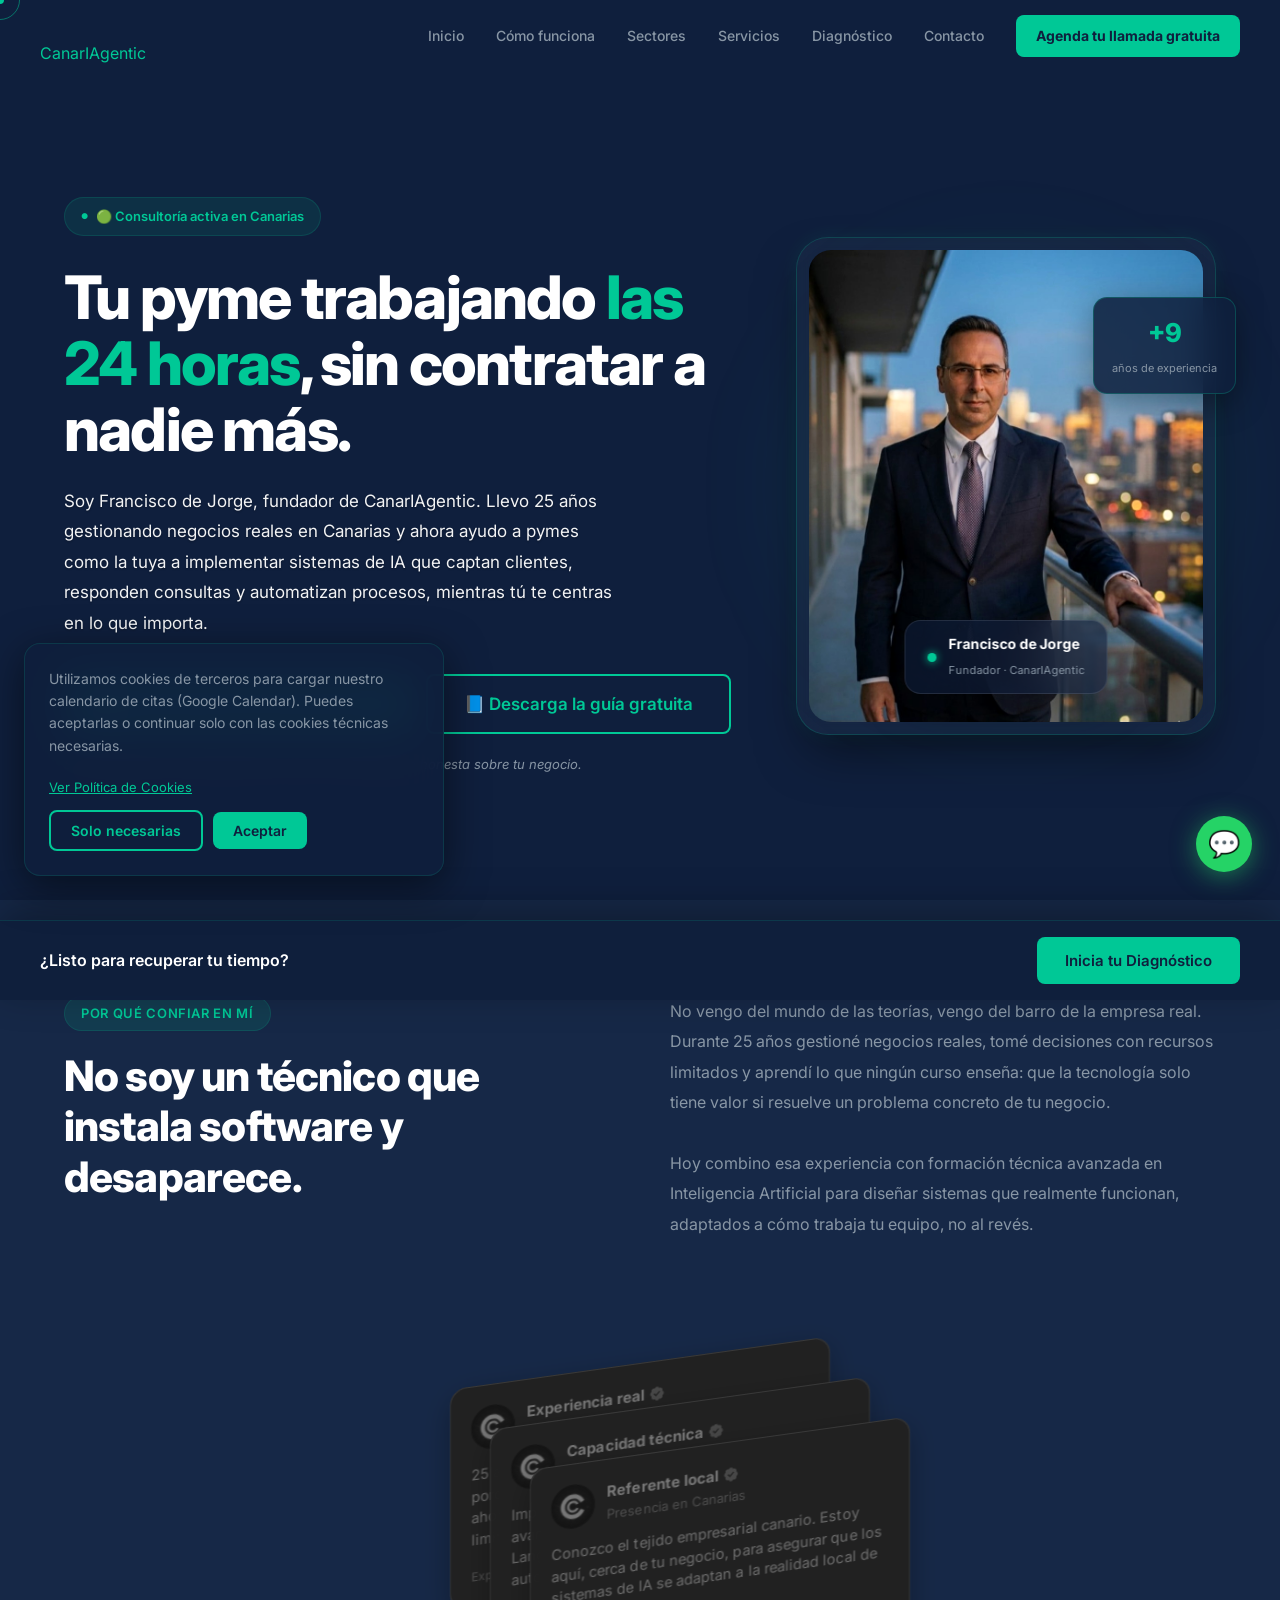
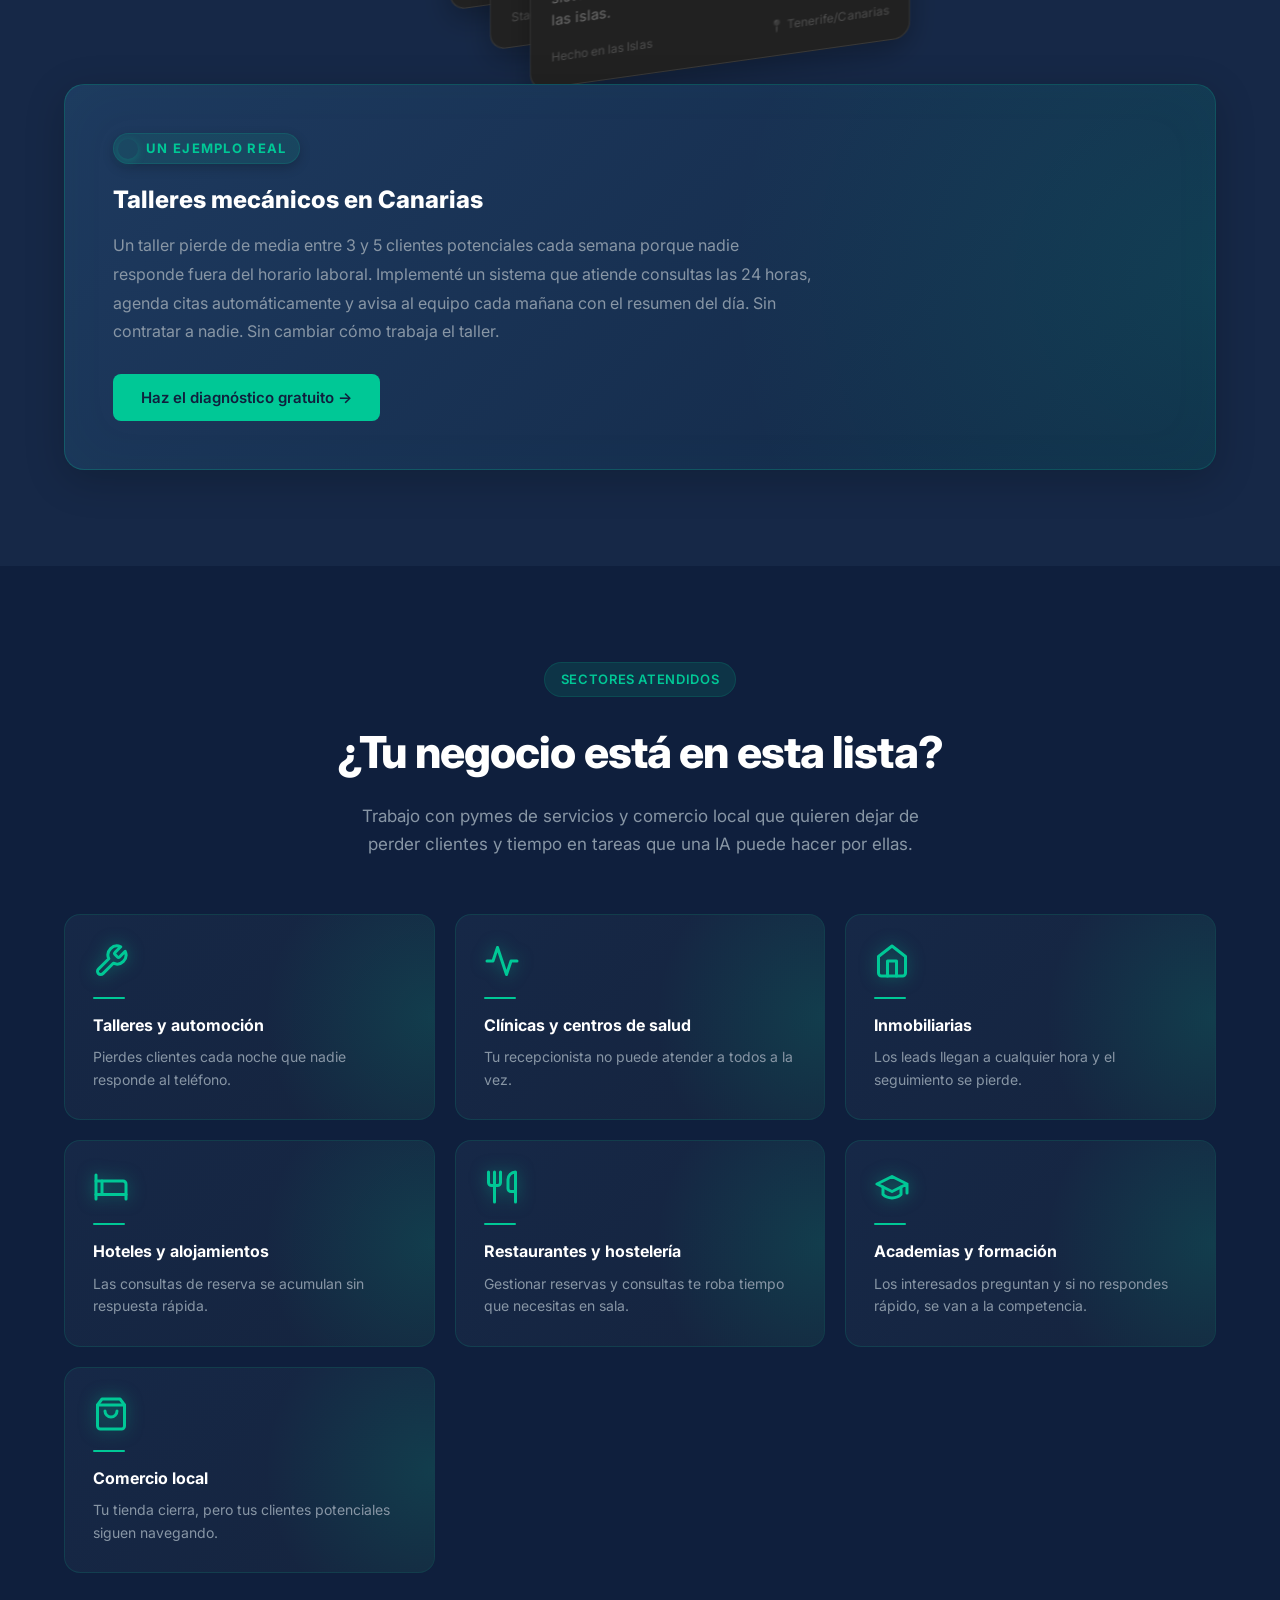
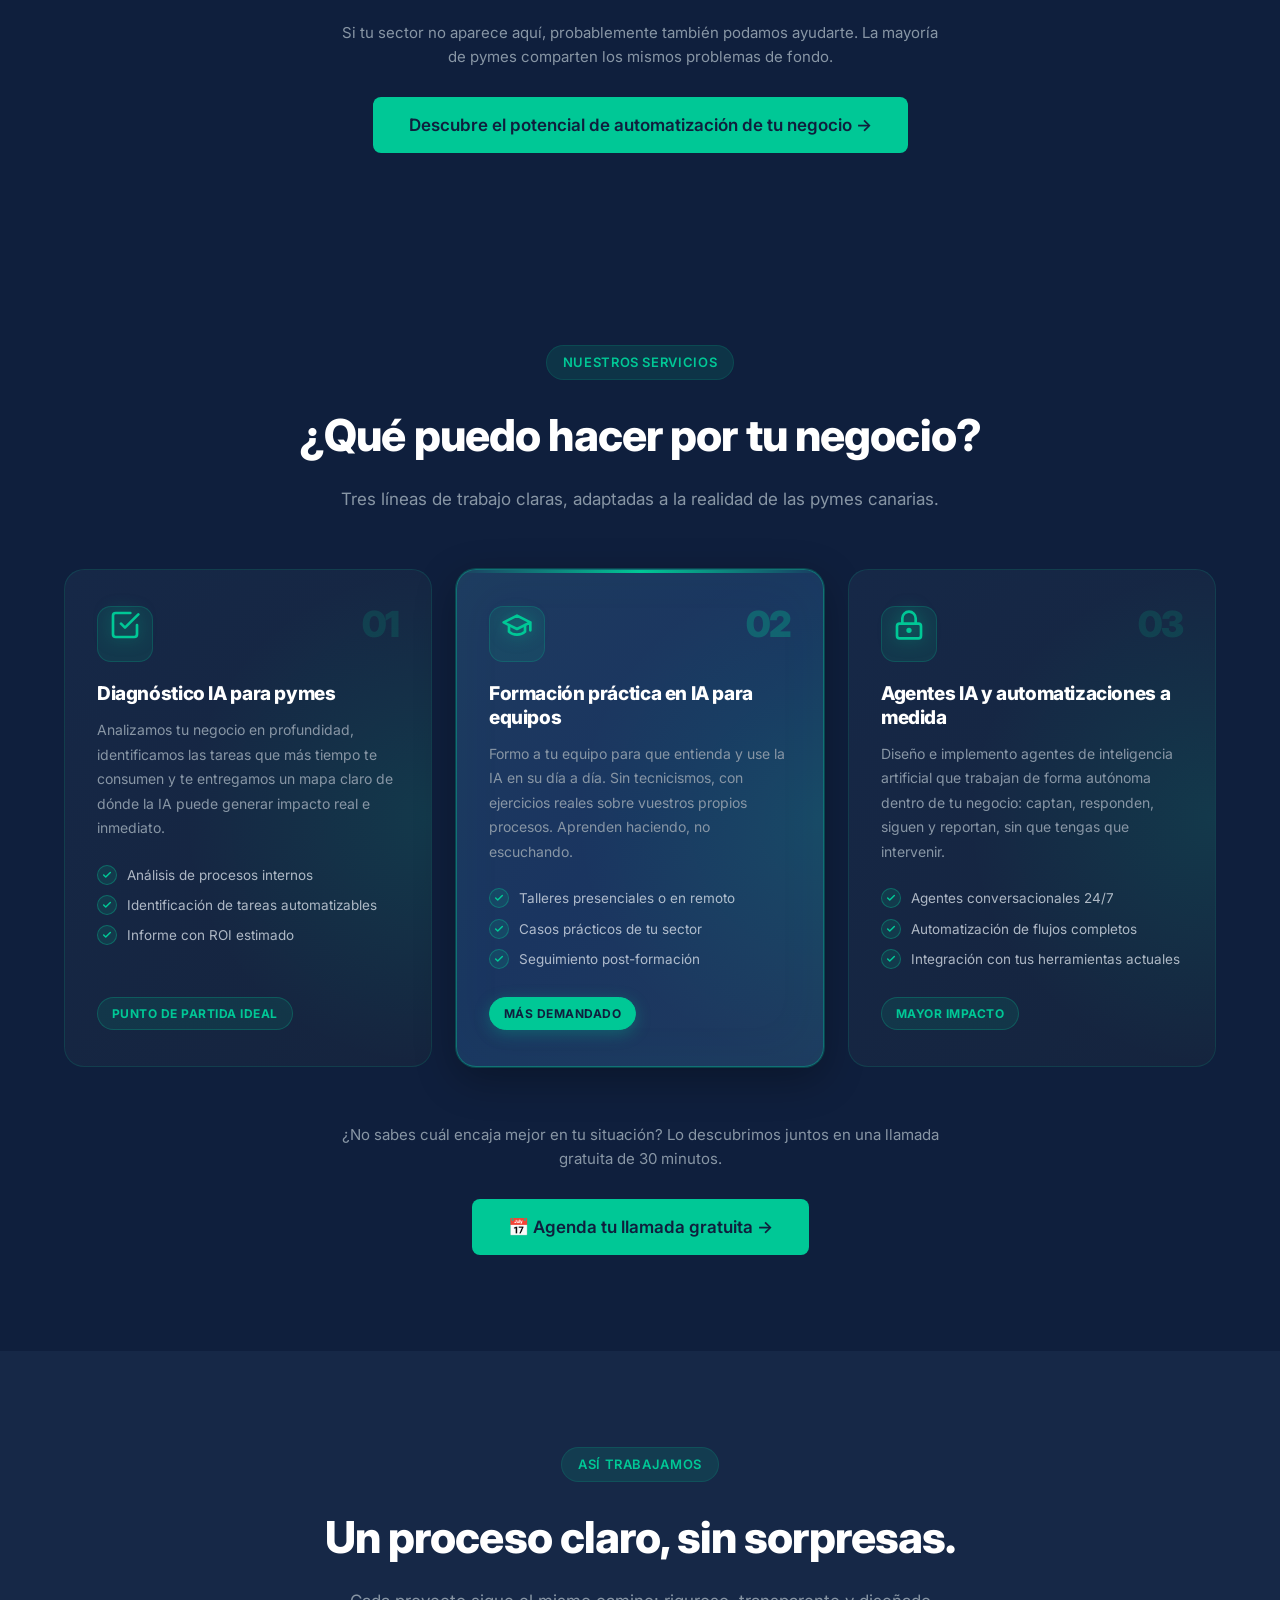
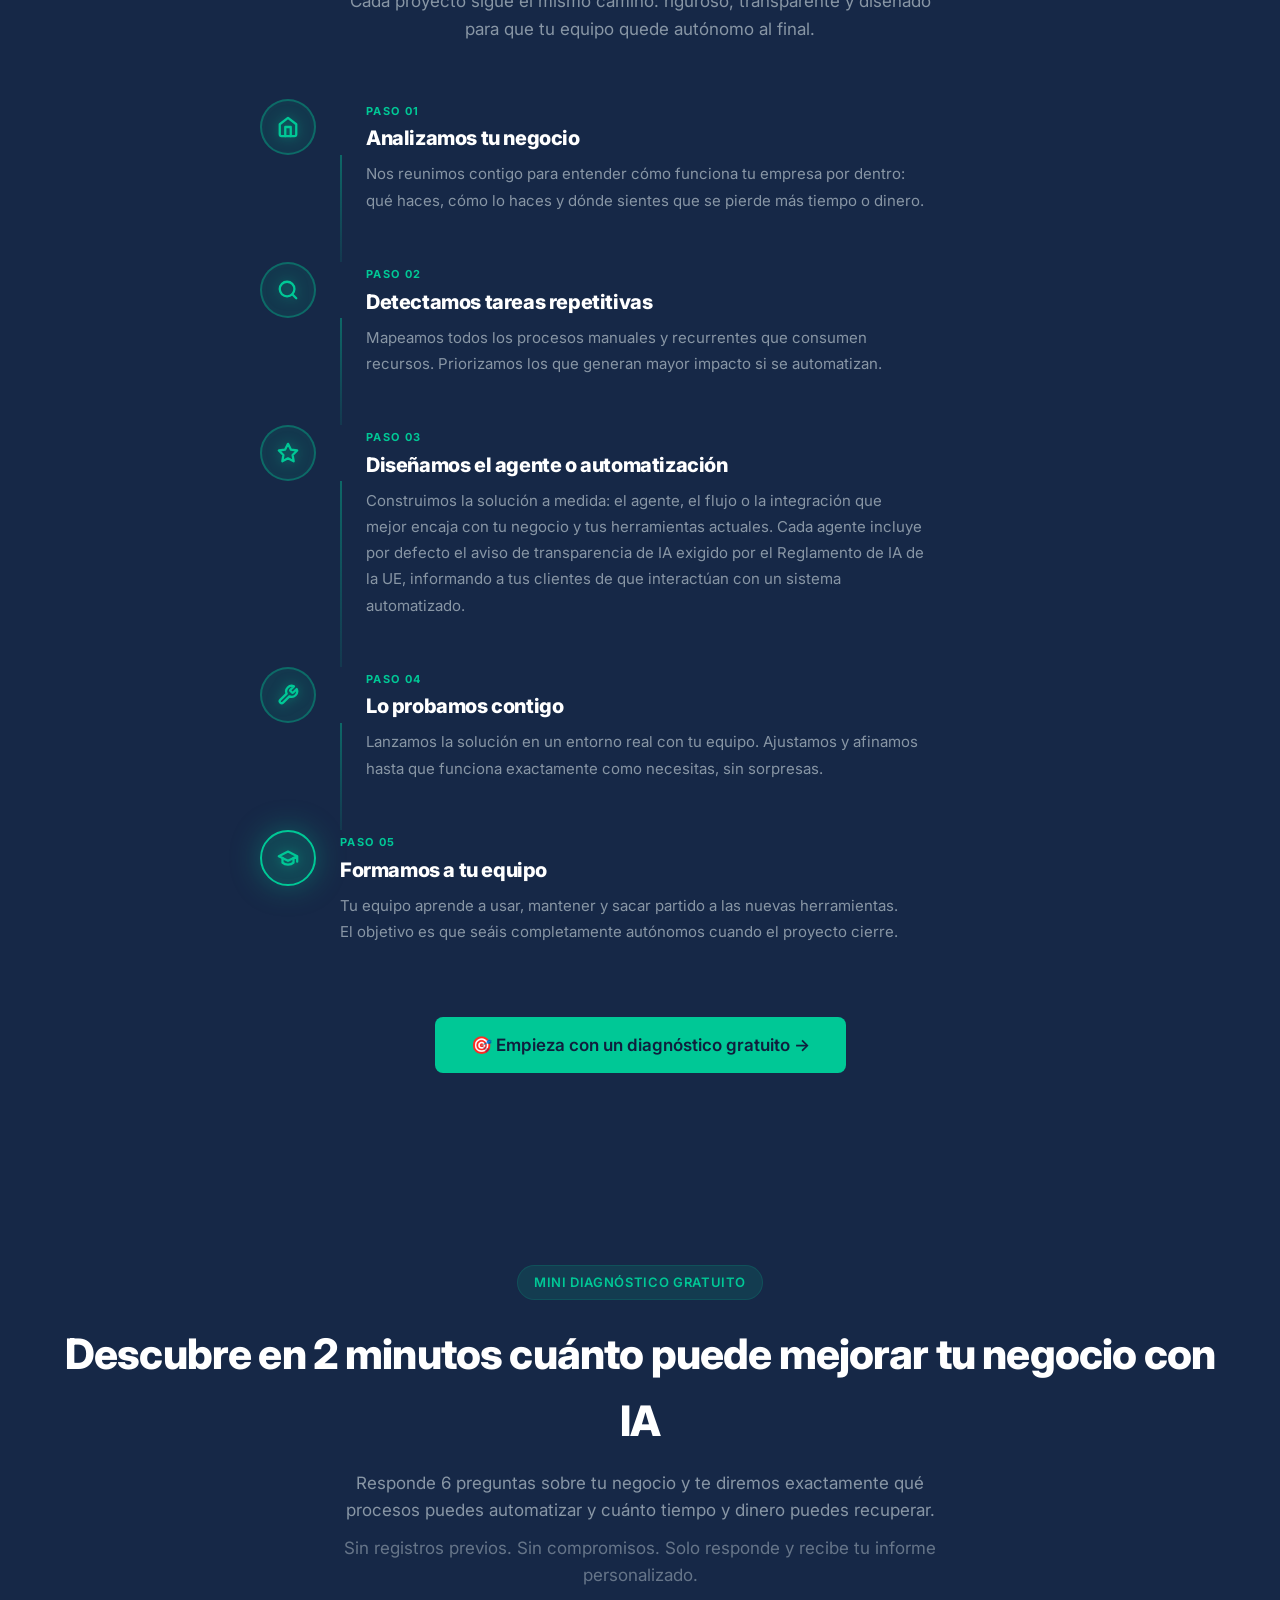
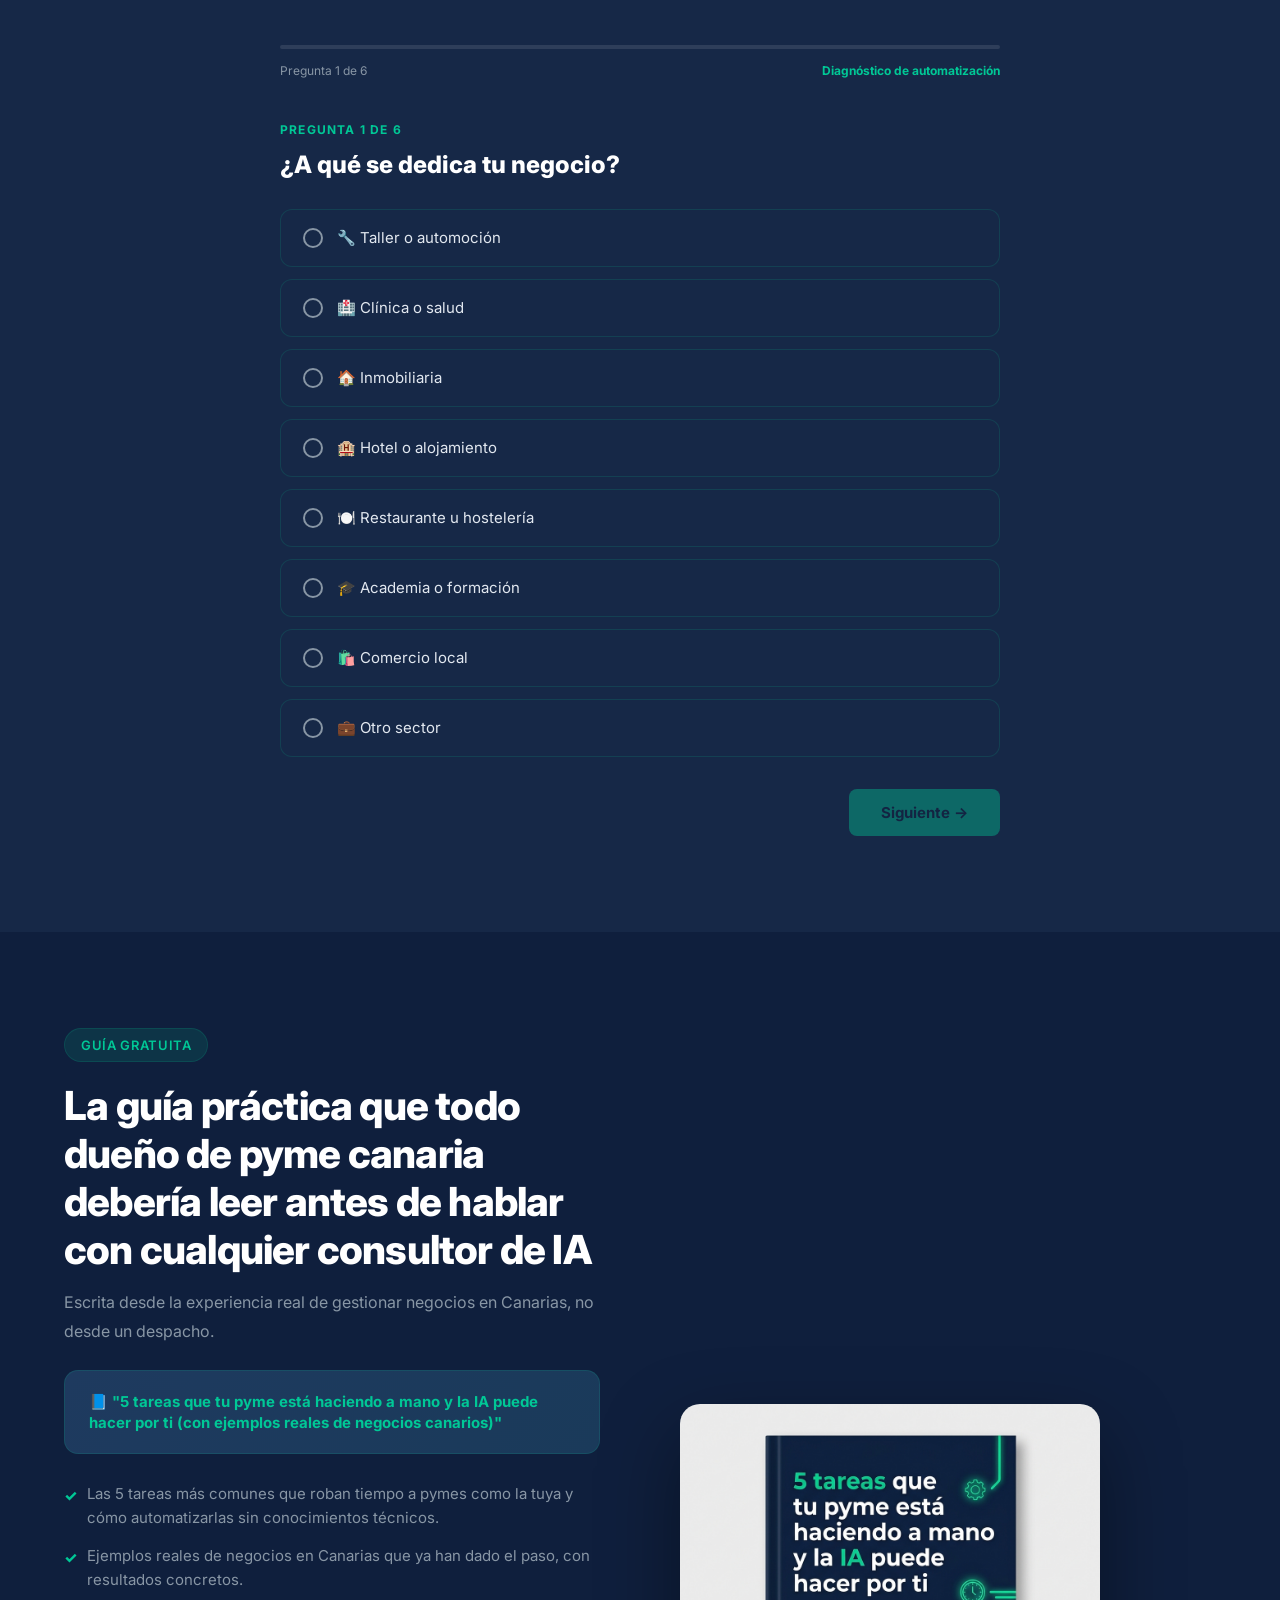
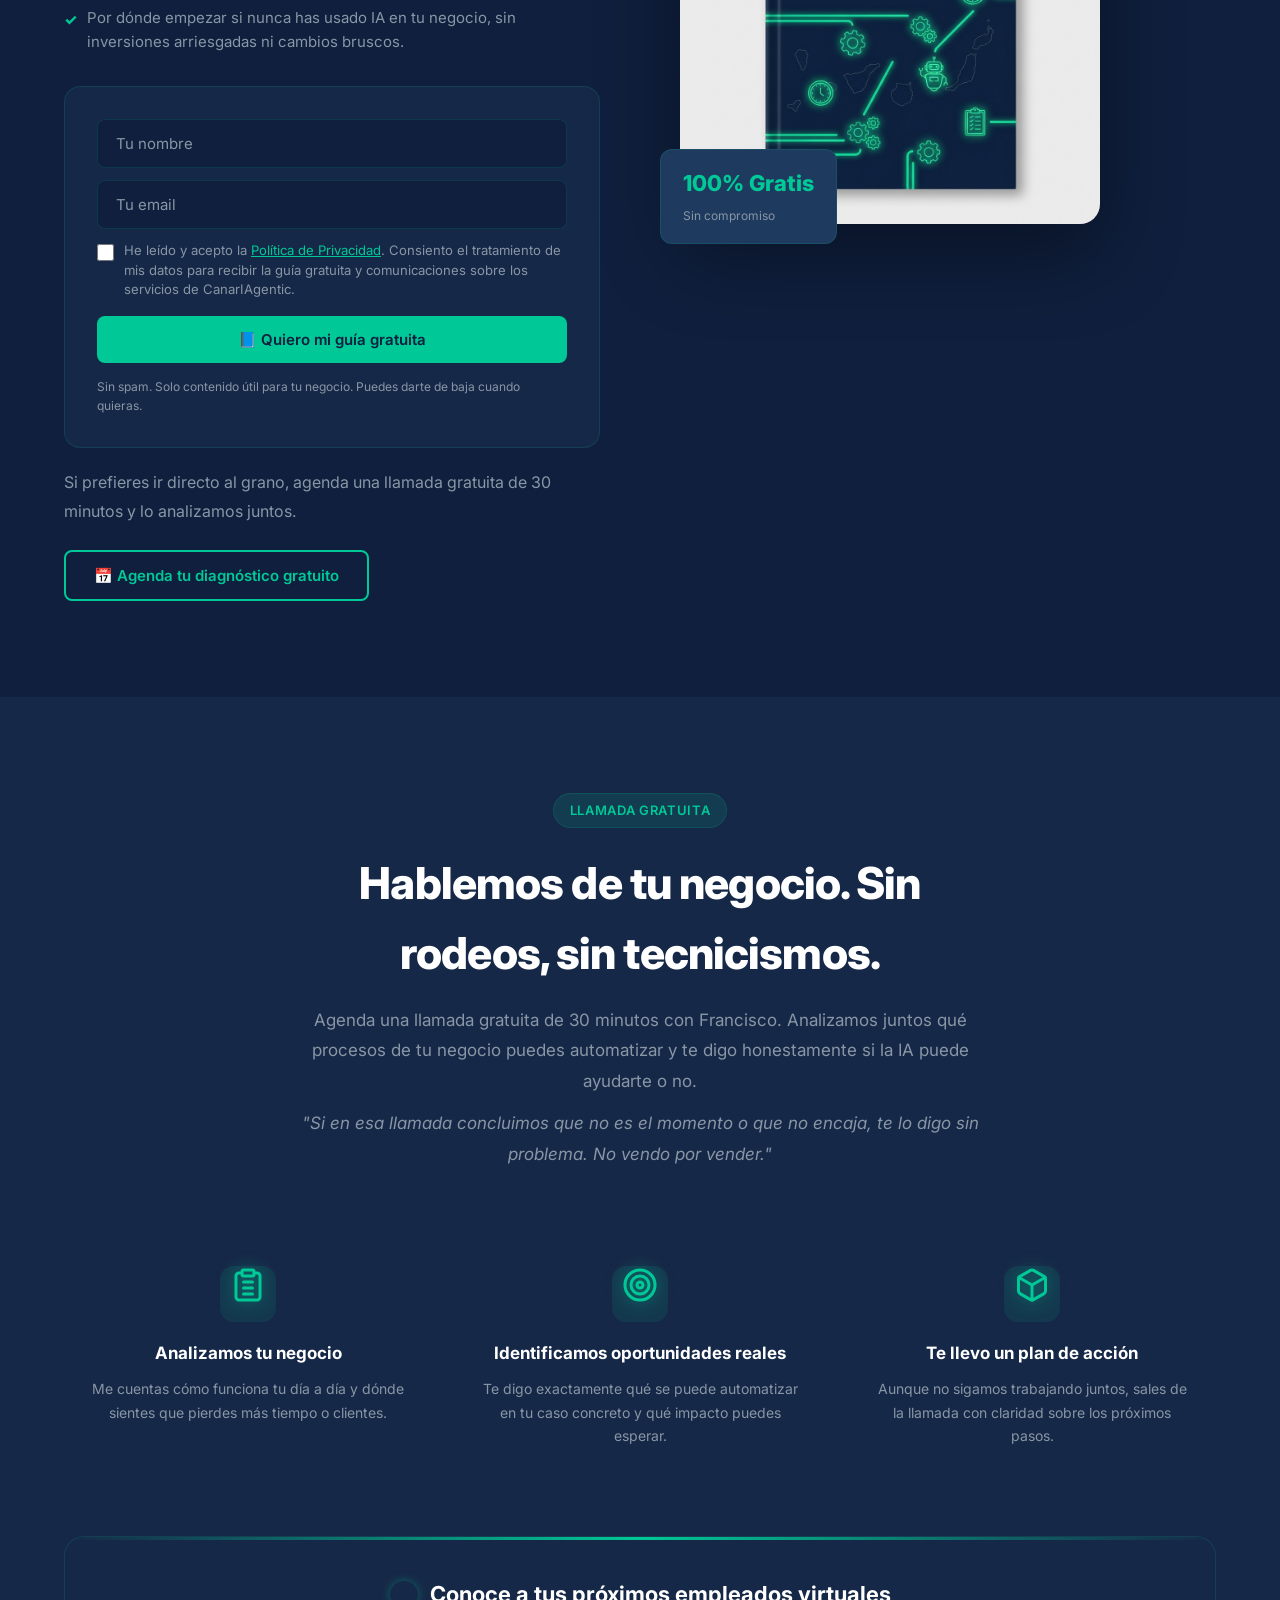
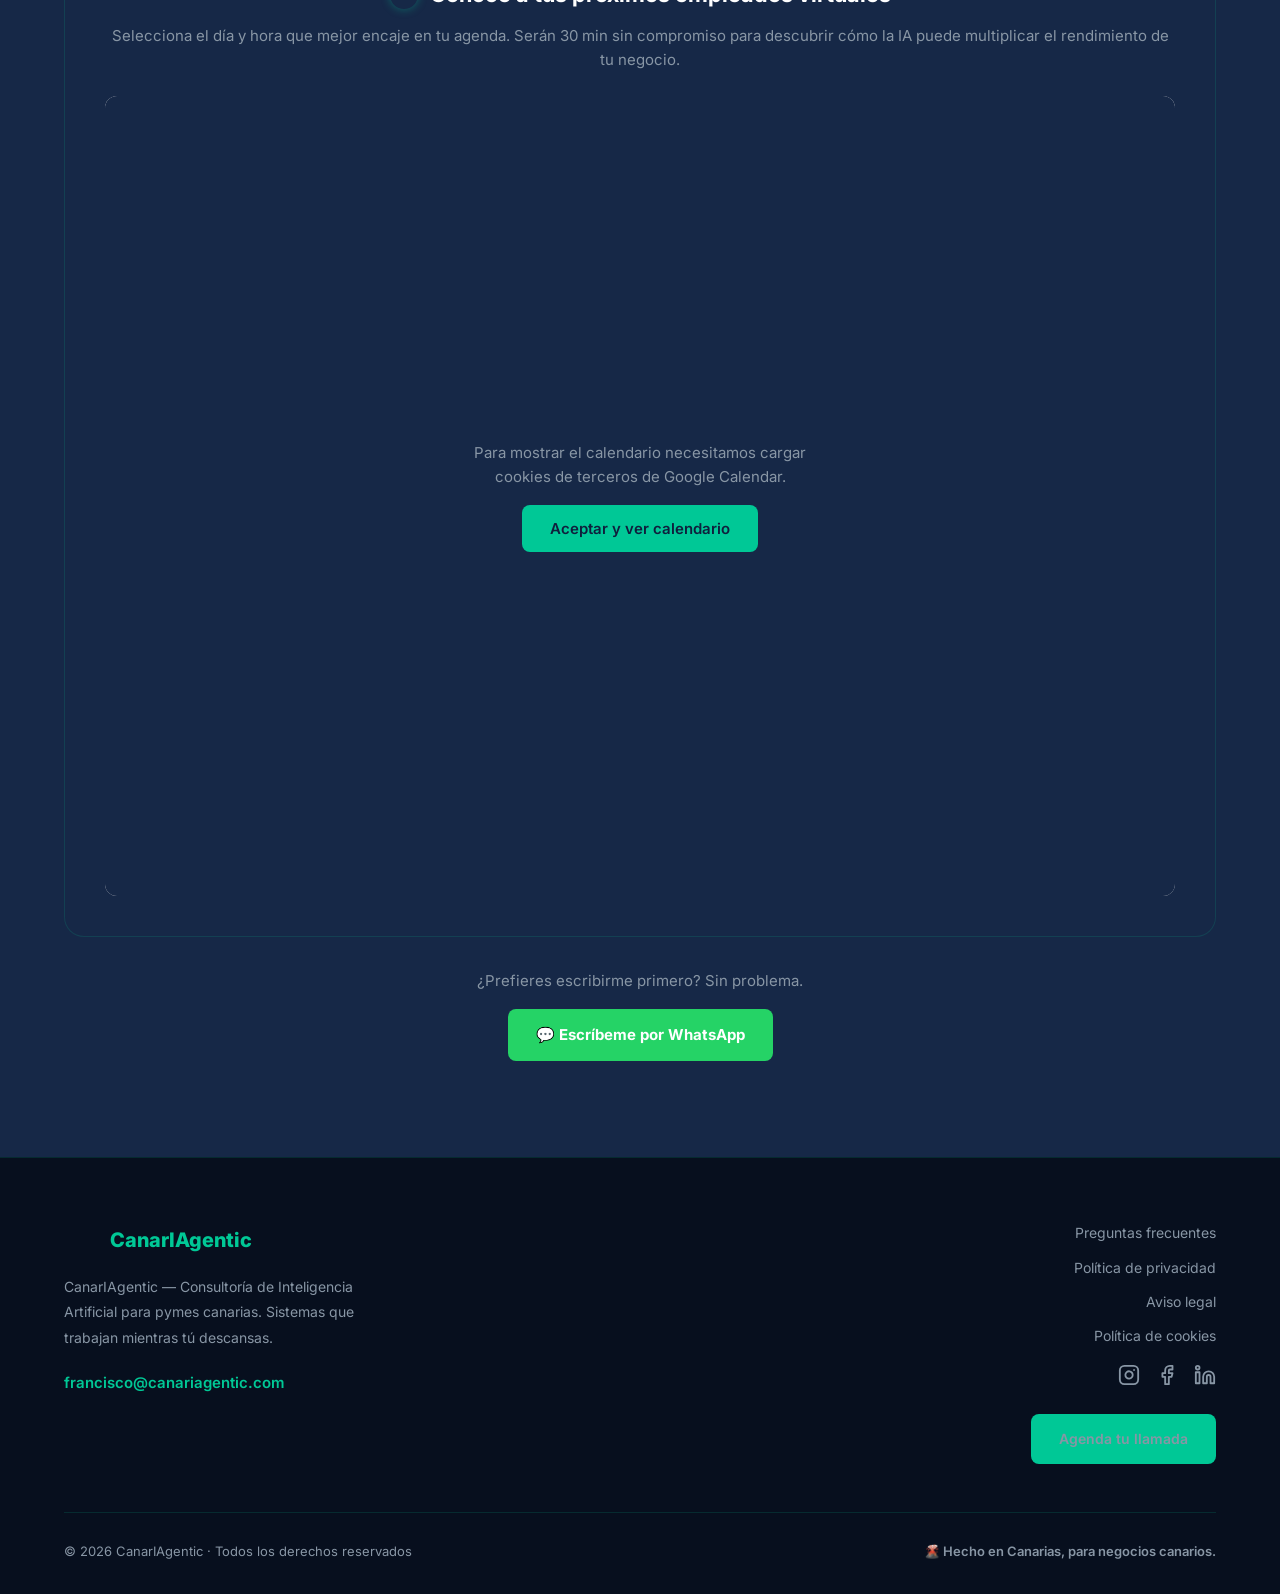
<file: index.html>
<!DOCTYPE html>
<html lang="es">
<head>
<meta charset="UTF-8">
<meta name="viewport" content="width=device-width,initial-scale=1.0">
<title>CanarIAgentic — Consultoría de IA para Pymes Canarias | Francisco de Jorge</title>
<meta name="description" content="Sistemas de inteligencia artificial para pymes canarias. Capta clientes, responde consultas y automatiza procesos sin contratar a nadie más. Francisco de Jorge, 25 años de experiencia empresarial.">

<!-- SEO: Canonical -->
<link rel="canonical" href="https://www.canariagentic.com/">

<!-- SEO: Open Graph -->
<meta property="og:type" content="website">
<meta property="og:url" content="https://www.canariagentic.com/">
<meta property="og:title" content="CanarIAgentic — Consultoría de IA para Pymes Canarias">
<meta property="og:description" content="Tu pyme trabajando las 24 horas, sin contratar a nadie más. Sistemas de IA que captan clientes, responden consultas y automatizan procesos.">
<meta property="og:image" content="https://www.canariagentic.com/fotos/og-share.jpg">
<meta property="og:locale" content="es_ES">
<meta property="og:site_name" content="CanarIAgentic">

<!-- SEO: Twitter Cards -->
<meta name="twitter:card" content="summary_large_image">
<meta name="twitter:title" content="CanarIAgentic — IA para Pymes Canarias">
<meta name="twitter:description" content="Tu pyme trabajando las 24h sin contratar a nadie más. Consultoría de IA en Canarias.">
<meta name="twitter:image" content="https://www.canariagentic.com/fotos/og-share.jpg">

<!-- Favicon -->
<link rel="icon" type="image/webp" href="fotos/logo_icon_1.webp">
<link rel="apple-touch-icon" href="fotos/logo_icon_1.webp">

<!-- Performance: Preconnect -->
<link rel="preconnect" href="https://fonts.googleapis.com">
<link rel="preconnect" href="https://fonts.gstatic.com" crossorigin>
<link rel="stylesheet" href="style.css">

<!-- SEO: Schema.org Structured Data -->
<script type="application/ld+json">
{
  "@context": "https://schema.org",
  "@type": "ProfessionalService",
  "name": "CanarIAgentic",
  "description": "Consultoría de Inteligencia Artificial para pymes canarias. Automatización de procesos, agentes IA y formación práctica.",
  "url": "https://www.canariagentic.com",
  "telephone": "+34649823612",
  "email": "francisco@canariagentic.com",
  "founder": {
    "@type": "Person",
    "name": "Francisco de Jorge"
  },
  "areaServed": {
    "@type": "Place",
    "name": "Islas Canarias, España"
  },
  "serviceType": ["Consultoría IA", "Automatización empresarial", "Formación en IA", "Agentes de Inteligencia Artificial"],
  "sameAs": [
    "https://www.instagram.com/canariagentic/",
    "https://www.facebook.com/profile.php?id=61579694325128"
  ]
}
</script>
<style>
  /* RGPD Consent Checkbox */
  .consent-block { margin: 12px 0 16px; }
  .consent-label { display: flex; gap: 10px; align-items: flex-start; cursor: pointer; }
  .consent-label input[type="checkbox"] {
    margin-top: 3px;
    flex-shrink: 0;
    width: 17px;
    height: 17px;
    accent-color: var(--green);
    cursor: pointer;
  }
  .consent-label span {
    font-size: 0.82rem;
    color: var(--gray);
    line-height: 1.5;
  }
  .consent-label a { color: var(--green); text-decoration: underline; }
  .consent-label input[type="checkbox"]:required:invalid + span::after {
    content: '';
  }
</style>
</head>
<body>

<!-- CANVAS BACKGROUND NEURONAL EFFECT -->
<canvas id="neural-canvas"></canvas>

<!-- WHATSAPP FLOTANTE -->
<a href="https://wa.me/34649823612" target="_blank" rel="noopener noreferrer" class="wa-float" title="Escríbeme por WhatsApp">💬</a>

<!-- HEADER -->
<header id="header">
  <div class="header-inner">
    <a href="#inicio" class="logo">
      <div class="logo-icon">
        <video src="video-1776110286845.mp4" autoplay loop muted playsinline aria-hidden="true"></video>
      </div>
      <span>Canar<span style="color:var(--green);">IA</span>gentic</span>
    </a>
    <button class="menu-toggle" id="menuToggle" aria-label="Menú">
      <span></span><span></span><span></span>
    </button>
    <nav id="mainNav" aria-label="Navegación principal">
      <a href="#inicio">Inicio</a>
      <a href="#como-funciona">Cómo funciona</a>
      <a href="#sectores">Sectores</a>
      <a href="#servicios">Servicios</a>
      <a href="#diagnostico">Diagnóstico</a>
      <a href="#contacto">Contacto</a>
      <a href="#agenda" class="nav-cta" data-scroll="#agenda">Agenda tu llamada gratuita</a>
    </nav>
  </div>
</header>

<!-- 1. HERO -->
<section class="hero" id="inicio">
  <div class="hero-video-bg">
    <video src="video-1776109437883.mp4" autoplay loop muted playsinline aria-hidden="true"></video>
    <div class="hero-overlay"></div>
  </div>
  <div class="container">
    <div class="hero-inner">
      <div class="hero-content">
        <div class="hero-badge">🟢 Consultoría activa en Canarias</div>
        <h1>Tu pyme trabajando <span>las 24 horas</span>, sin contratar a nadie más.</h1>
        <p class="hero-sub">Soy Francisco de Jorge, fundador de CanarIAgentic. Llevo 25 años gestionando negocios reales en Canarias y ahora ayudo a pymes como la tuya a implementar sistemas de IA que captan clientes, responden consultas y automatizan procesos, mientras tú te centras en lo que importa.</p>
        <div class="hero-buttons">
          <button class="btn btn-primary btn-lg" data-scroll="#agenda">📅 Agenda tu diagnóstico gratuito</button>
          <button class="btn btn-outline btn-lg" data-scroll="#guia">📘 Descarga la guía gratuita</button>
        </div>
        <p class="hero-note">Sin compromiso. Sin tecnicismos. Solo una conversación honesta sobre tu negocio.</p>
      </div>
      <div class="hero-photo">
        <div class="photo-wrapper">
          <img src="fotos/francisco_de_jorge.jpg" alt="Francisco de Jorge — Fundador de CanarIAgentic" class="founder-img">
          <div class="photo-glow"></div>
          <div class="photo-badge">
            <div class="photo-badge-indicator"></div>
            <div>
              <strong>Francisco de Jorge</strong>
              <span>Fundador · CanarIAgentic</span>
            </div>
          </div>
        </div>
        <div class="hero-stat">
          <strong class="count-up" data-target="25">+0</strong>
          <span>años de experiencia</span>
        </div>
      </div>
    </div>
  </div>

  <!-- SOCIAL PROOF POPUP -->
  <div id="social-proof-popup" class="social-proof-widget hidden">
    <div class="social-proof-content">
      <div class="sp-icon">📍</div>
      <div class="sp-text">
        <strong id="sp-name">Alguien en Tenerife</strong>
        <span id="sp-action">acaba de solicitar su diagnóstico gratuito</span>
        <small id="sp-time">Hace 5 minutos</small>
      </div>
    </div>
    <button class="sp-close" id="sp-close">&times;</button>
  </div>
</section>

<!-- STICKY BOTTOM CTA -->
<div class="sticky-bottom-cta">
  <div class="sticky-content">
    <span>¿Listo para recuperar tu tiempo?</span>
    <button class="btn btn-primary" data-scroll="#diagnostico">Inicia tu Diagnóstico</button>
  </div>
</div>

<!-- 2. CREDIBILIDAD -->
<section class="section section-alt" id="como-funciona">
  <div class="container">
    <div class="cred-intro fade-up">
      <div>
        <div class="tag">Por qué confiar en mí</div>
        <h2>No soy un técnico que instala software y desaparece.</h2>
      </div>
      <p>No vengo del mundo de las teorías, vengo del barro de la empresa real. Durante 25 años gestioné negocios reales, tomé decisiones con recursos limitados y aprendí lo que ningún curso enseña: que la tecnología solo tiene valor si resuelve un problema concreto de tu negocio.<br><br>Hoy combino esa experiencia con formación técnica avanzada en Inteligencia Artificial para diseñar sistemas que realmente funcionan, adaptados a cómo trabaja tu equipo, no al revés.</p>
    </div>
    
    <div class="testimonial-container">
      <div class="testimonial-stack" id="testimonialStack">
        
        <!-- Tarjeta 1 (Fondo): Experiencia Empresarial -->
        <a href="#como-funciona" class="t-card t-card-1" data-index="0">
          <div class="t-header">
            <div class="t-avatar"><img src="fotos/logo_icon_1.webp" alt="CanarIAgentic" loading="lazy" width="44" height="44"></div>
            <div class="t-user-info">
              <div class="t-username">Experiencia real <svg class="t-icon-verified" viewBox="0 0 22 22" fill="currentColor"><path d="M20.396 11c-.018-.646-.215-1.275-.57-1.816-.354-.54-.852-.972-1.438-1.246.223-.607.27-1.264.14-1.897-.131-.634-.437-1.218-.882-1.687-.47-.445-1.053-.75-1.687-.882-.633-.13-1.29-.083-1.897.14-.273-.587-.704-1.086-1.245-1.44S11.647 1.62 11 1.604c-.646.017-1.273.213-1.813.568s-.969.854-1.24 1.44c-.608-.223-1.267-.272-1.902-.14-.635.13-1.22.436-1.69.882-.445.47-.749 1.055-.878 1.688-.13.633-.08 1.29.144 1.896-.587.274-1.087.705-1.443 1.245-.356.54-.555 1.17-.574 1.817.02.647.218 1.276.574 1.817.356.54.856.972 1.443 1.245-.224.606-.274 1.263-.144 1.896.13.634.433 1.218.877 1.688.47.443 1.054.747 1.687.878.633.132 1.29.084 1.897-.136.274.586.705 1.084 1.246 1.439.54.354 1.17.551 1.816.569.647-.016 1.276-.213 1.817-.567s.972-.854 1.245-1.44c.604.239 1.266.296 1.903.164.636-.132 1.22-.447 1.68-.907.46-.46.776-1.044.908-1.681s.075-1.299-.165-1.903c.586-.274 1.084-.705 1.439-1.246.354-.54.551-1.17.569-1.816zM9.662 14.85l-3.429-3.428 1.293-1.302 2.072 2.072 4.4-4.794 1.347 1.246z" /></svg></div>
              <div class="t-handle">Empresario & Fundador</div>
            </div>
          </div>
          <p class="t-content">25 años gestionando pymes. Hablo tu idioma porque he estado exactamente donde estás tú ahora mismo, tomando decisiones con recursos limitados.</p>
          <div class="t-footer">
            <span>Experiencia Real</span>
            <div class="t-stats">
              <div class="t-stat">🚀 +25 años</div>
            </div>
          </div>
        </a>

        <!-- Tarjeta 2 (Media): Capacidad Técnica -->
        <a href="#como-funciona" class="t-card t-card-2" data-index="1">
          <div class="t-header">
            <div class="t-avatar"><img src="fotos/logo_icon.png" alt="CanarIAgentic" loading="lazy" width="44" height="44"></div>
            <div class="t-user-info">
              <div class="t-username">Capacidad técnica <svg class="t-icon-verified" viewBox="0 0 22 22" fill="currentColor"><path d="M20.396 11c-.018-.646-.215-1.275-.57-1.816-.354-.54-.852-.972-1.438-1.246.223-.607.27-1.264.14-1.897-.131-.634-.437-1.218-.882-1.687-.47-.445-1.053-.75-1.687-.882-.633-.13-1.29-.083-1.897.14-.273-.587-.704-1.086-1.245-1.44S11.647 1.62 11 1.604c-.646.017-1.273.213-1.813.568s-.969.854-1.24 1.44c-.608-.223-1.267-.272-1.902-.14-.635.13-1.22.436-1.69.882-.445.47-.749 1.055-.878 1.688-.13.633-.08 1.29.144 1.896-.587.274-1.087.705-1.443 1.245-.356.54-.555 1.17-.574 1.817.02.647.218 1.276.574 1.817.356.54.856.972 1.443 1.245-.224.606-.274 1.263-.144 1.896.13.634.433 1.218.877 1.688.47.443 1.054.747 1.687.878.633.132 1.29.084 1.897-.136.274.586.705 1.084 1.246 1.439.54.354 1.17.551 1.816.569.647-.016 1.276-.213 1.817-.567s.972-.854 1.245-1.44c.604.239 1.266.296 1.903.164.636-.132 1.22-.447 1.68-.907.46-.46.776-1.044.908-1.681s.075-1.299-.165-1.903c.586-.274 1.084-.705 1.439-1.246.354-.54.551-1.17.569-1.816zM9.662 14.85l-3.429-3.428 1.293-1.302 2.072 2.072 4.4-4.794 1.347 1.246z" /></svg></div>
              <div class="t-handle">Ingeniería de Agentes</div>
            </div>
          </div>
          <p class="t-content">Implemento sistemas de Inteligencia Artificial avanzada con herramientas como CrewAI, LangGraph y Make. No simples automatizaciones, sino agentes que razonan.</p>
          <div class="t-footer">
            <span>Stack de Vanguardia</span>
            <div class="t-stats">
              <div class="t-stat">⚙️ Tech AI</div>
            </div>
          </div>
        </a>

        <!-- Tarjeta 3 (Frente): Referente Local -->
        <a href="#como-funciona" class="t-card t-card-3" data-index="2">
          <div class="t-header">
            <div class="t-avatar"><img src="fotos/logo_icon.png" alt="CanarIAgentic" loading="lazy" width="44" height="44"></div>
            <div class="t-user-info">
              <div class="t-username">Referente local <svg class="t-icon-verified" viewBox="0 0 22 22" fill="currentColor"><path d="M20.396 11c-.018-.646-.215-1.275-.57-1.816-.354-.54-.852-.972-1.438-1.246.223-.607.27-1.264.14-1.897-.131-.634-.437-1.218-.882-1.687-.47-.445-1.053-.75-1.687-.882-.633-.13-1.29-.083-1.897.14-.273-.587-.704-1.086-1.245-1.44S11.647 1.62 11 1.604c-.646.017-1.273.213-1.813.568s-.969.854-1.24 1.44c-.608-.223-1.267-.272-1.902-.14-.635.13-1.22.436-1.69.882-.445.47-.749 1.055-.878 1.688-.13.633-.08 1.29.144 1.896-.587.274-1.087.705-1.443 1.245-.356.54-.555 1.17-.574 1.817.02.647.218 1.276.574 1.817.356.54.856.972 1.443 1.245-.224.606-.274 1.263-.144 1.896.13.634.433 1.218.877 1.688.47.443 1.054.747 1.687.878.633.132 1.29.084 1.897-.136.274.586.705 1.084 1.246 1.439.54.354 1.17.551 1.816.569.647-.016 1.276-.213 1.817-.567s.972-.854 1.245-1.44c.604.239 1.266.296 1.903.164.636-.132 1.22-.447 1.68-.907.46-.46.776-1.044.908-1.681s.075-1.299-.165-1.903c.586-.274 1.084-.705 1.439-1.246.354-.54.551-1.17.569-1.816zM9.662 14.85l-3.429-3.428 1.293-1.302 2.072 2.072 4.4-4.794 1.347 1.246z" /></svg></div>
              <div class="t-handle">Presencia en Canarias</div>
            </div>
          </div>
          <p class="t-content">Conozco el tejido empresarial canario. Estoy aquí, cerca de tu negocio, para asegurar que los sistemas de IA se adaptan a la realidad local de las islas.</p>
          <div class="t-footer">
            <span>Hecho en las Islas</span>
            <div class="t-stats">
              <div class="t-stat">📍 Tenerife/Canarias</div>
            </div>
          </div>
        </a>

    </div>
  </div>

    <div class="example-block fade-up">
      <div class="example-tag-wrapper">
        <div class="logo-icon tag-icon-small">
          <video src="video-1776110286845.mp4" autoplay loop muted playsinline aria-hidden="true"></video>
        </div>
        <span class="tag2">Un ejemplo real</span>
      </div>
      <h3>Talleres mecánicos en Canarias</h3>
      <p>Un taller pierde de media entre 3 y 5 clientes potenciales cada semana porque nadie responde fuera del horario laboral. Implementé un sistema que atiende consultas las 24 horas, agenda citas automáticamente y avisa al equipo cada mañana con el resumen del día. Sin contratar a nadie. Sin cambiar cómo trabaja el taller.</p>
      <button class="btn btn-primary" data-scroll="#diagnostico">Haz el diagnóstico gratuito →</button>
    </div>
  </div>
</section>

<!-- 3. SECTORES -->
<section class="section" id="sectores">
  <div class="container">
    <div class="sectors-header fade-up">
      <div class="tag">Sectores atendidos</div>
      <h2>¿Tu negocio está en esta lista?</h2>
      <p>Trabajo con pymes de servicios y comercio local que quieren dejar de perder clientes y tiempo en tareas que una IA puede hacer por ellas.</p>
    </div>
    <div class="sectors-grid">
      <div class="sector-card fade-up fade-up-d1">
        <svg class="neon-icon" xmlns="http://www.w3.org/2000/svg" width="36" height="36" viewBox="0 0 24 24" fill="none" stroke="currentColor" stroke-width="2" stroke-linecap="round" stroke-linejoin="round"><path d="M14.7 6.3a1 1 0 0 0 0 1.4l1.6 1.6a1 1 0 0 0 1.4 0l3.77-3.77a6 6 0 0 1-7.94 7.94l-6.91 6.91a2.12 2.12 0 0 1-3-3l6.91-6.91a6 6 0 0 1 7.94-7.94l-3.76 3.76z"></path></svg>
        <div class="sector-line"></div>
        <h3>Talleres y automoción</h3>
        <p>Pierdes clientes cada noche que nadie responde al teléfono.</p>
      </div>
      <div class="sector-card fade-up fade-up-d2">
        <svg class="neon-icon" xmlns="http://www.w3.org/2000/svg" width="36" height="36" viewBox="0 0 24 24" fill="none" stroke="currentColor" stroke-width="2" stroke-linecap="round" stroke-linejoin="round"><path d="M22 12h-4l-3 9L9 3l-3 9H2"></path></svg>
        <div class="sector-line"></div>
        <h3>Clínicas y centros de salud</h3>
        <p>Tu recepcionista no puede atender a todos a la vez.</p>
      </div>
      <div class="sector-card fade-up fade-up-d3">
        <svg class="neon-icon" xmlns="http://www.w3.org/2000/svg" width="36" height="36" viewBox="0 0 24 24" fill="none" stroke="currentColor" stroke-width="2" stroke-linecap="round" stroke-linejoin="round"><path d="m3 9 9-7 9 7v11a2 2 0 0 1-2 2H5a2 2 0 0 1-2-2z"></path><polyline points="9 22 9 12 15 12 15 22"></polyline></svg>
        <div class="sector-line"></div>
        <h3>Inmobiliarias</h3>
        <p>Los leads llegan a cualquier hora y el seguimiento se pierde.</p>
      </div>
      <div class="sector-card fade-up fade-up-d1">
        <svg class="neon-icon" xmlns="http://www.w3.org/2000/svg" width="36" height="36" viewBox="0 0 24 24" fill="none" stroke="currentColor" stroke-width="2" stroke-linecap="round" stroke-linejoin="round"><path d="M2 4v16"/><path d="M2 8h18a2 2 0 0 1 2 2v10"/><path d="M2 17h20"/><path d="M6 8v9"/></svg>
        <div class="sector-line"></div>
        <h3>Hoteles y alojamientos</h3>
        <p>Las consultas de reserva se acumulan sin respuesta rápida.</p>
      </div>
      <div class="sector-card fade-up fade-up-d2">
        <svg class="neon-icon" xmlns="http://www.w3.org/2000/svg" width="36" height="36" viewBox="0 0 24 24" fill="none" stroke="currentColor" stroke-width="2" stroke-linecap="round" stroke-linejoin="round"><path d="M3 2v7c0 1.1.9 2 2 2h4a2 2 0 0 0 2-2V2"/><path d="M7 2v20"/><path d="M21 15V2v0a5 5 0 0 0-5 5v6c0 1.1.9 2 2 2h3Zm0 0v7"/></svg>
        <div class="sector-line"></div>
        <h3>Restaurantes y hostelería</h3>
        <p>Gestionar reservas y consultas te roba tiempo que necesitas en sala.</p>
      </div>
      <div class="sector-card fade-up fade-up-d3">
        <svg class="neon-icon" xmlns="http://www.w3.org/2000/svg" width="36" height="36" viewBox="0 0 24 24" fill="none" stroke="currentColor" stroke-width="2" stroke-linecap="round" stroke-linejoin="round"><path d="M22 10v6M2 10l10-5 10 5-10 5z"/><path d="M6 12v5c3 3 9 3 12 0v-5"/></svg>
        <div class="sector-line"></div>
        <h3>Academias y formación</h3>
        <p>Los interesados preguntan y si no respondes rápido, se van a la competencia.</p>
      </div>
      <div class="sector-card fade-up fade-up-d1">
        <svg class="neon-icon" xmlns="http://www.w3.org/2000/svg" width="36" height="36" viewBox="0 0 24 24" fill="none" stroke="currentColor" stroke-width="2" stroke-linecap="round" stroke-linejoin="round"><path d="M6 2 3 6v14a2 2 0 0 0 2 2h14a2 2 0 0 0 2-2V6l-3-4Z"/><path d="M3 6h18"/><path d="M16 10a4 4 0 0 1-8 0"/></svg>
        <div class="sector-line"></div>
        <h3>Comercio local</h3>
        <p>Tu tienda cierra, pero tus clientes potenciales siguen navegando.</p>
      </div>
    </div>
    <div class="sectors-footer fade-up">
      <p>Si tu sector no aparece aquí, probablemente también podamos ayudarte. La mayoría de pymes comparten los mismos problemas de fondo.</p>
      <button class="btn btn-primary btn-lg" data-scroll="#diagnostico">Descubre el potencial de automatización de tu negocio →</button>
    </div>
  </div>
</section>

<!-- 4. SERVICIOS -->
<section class="section" id="servicios">
  <div class="container">
    <div class="sectors-header fade-up">
      <div class="tag">Nuestros servicios</div>
      <h2>¿Qué puedo hacer por tu negocio?</h2>
      <p>Tres líneas de trabajo claras, adaptadas a la realidad de las pymes canarias.</p>
    </div>
    <div class="services-grid">

      <!-- Servicio 1 -->
      <div class="service-card fade-up fade-up-d1">
        <div class="service-card-top">
          <div class="service-icon-wrap">
            <svg class="neon-icon" xmlns="http://www.w3.org/2000/svg" width="32" height="32" viewBox="0 0 24 24" fill="none" stroke="currentColor" stroke-width="2" stroke-linecap="round" stroke-linejoin="round"><path d="M9 11l3 3L22 4"/><path d="M21 12v7a2 2 0 0 1-2 2H5a2 2 0 0 1-2-2V5a2 2 0 0 1 2-2h11"/></svg>
          </div>
          <div class="service-num">01</div>
        </div>
        <div class="sector-line"></div>
        <h3>Diagnóstico IA para pymes</h3>
        <p>Analizamos tu negocio en profundidad, identificamos las tareas que más tiempo te consumen y te entregamos un mapa claro de dónde la IA puede generar impacto real e inmediato.</p>
        <ul class="service-features">
          <li>Análisis de procesos internos</li>
          <li>Identificación de tareas automatizables</li>
          <li>Informe con ROI estimado</li>
        </ul>
        <div class="service-badge">Punto de partida ideal</div>
      </div>

      <!-- Servicio 2 -->
      <div class="service-card service-card-featured fade-up fade-up-d2">
        <div class="service-card-top">
          <div class="service-icon-wrap">
            <svg class="neon-icon" xmlns="http://www.w3.org/2000/svg" width="32" height="32" viewBox="0 0 24 24" fill="none" stroke="currentColor" stroke-width="2" stroke-linecap="round" stroke-linejoin="round"><path d="M22 10v6M2 10l10-5 10 5-10 5z"/><path d="M6 12v5c3 3 9 3 12 0v-5"/></svg>
          </div>
          <div class="service-num">02</div>
        </div>
        <div class="sector-line"></div>
        <h3>Formación práctica en IA para equipos</h3>
        <p>Formo a tu equipo para que entienda y use la IA en su día a día. Sin tecnicismos, con ejercicios reales sobre vuestros propios procesos. Aprenden haciendo, no escuchando.</p>
        <ul class="service-features">
          <li>Talleres presenciales o en remoto</li>
          <li>Casos prácticos de tu sector</li>
          <li>Seguimiento post-formación</li>
        </ul>
        <div class="service-badge service-badge-featured">Más demandado</div>
      </div>

      <!-- Servicio 3 -->
      <div class="service-card fade-up fade-up-d3">
        <div class="service-card-top">
          <div class="service-icon-wrap">
            <svg class="neon-icon" xmlns="http://www.w3.org/2000/svg" width="32" height="32" viewBox="0 0 24 24" fill="none" stroke="currentColor" stroke-width="2" stroke-linecap="round" stroke-linejoin="round"><rect x="3" y="11" width="18" height="11" rx="2" ry="2"/><path d="M7 11V7a5 5 0 0 1 10 0v4"/><circle cx="12" cy="16" r="1" fill="currentColor"/></svg>
          </div>
          <div class="service-num">03</div>
        </div>
        <div class="sector-line"></div>
        <h3>Agentes IA y automatizaciones a medida</h3>
        <p>Diseño e implemento agentes de inteligencia artificial que trabajan de forma autónoma dentro de tu negocio: captan, responden, siguen y reportan, sin que tengas que intervenir.</p>
        <ul class="service-features">
          <li>Agentes conversacionales 24/7</li>
          <li>Automatización de flujos completos</li>
          <li>Integración con tus herramientas actuales</li>
        </ul>
        <div class="service-badge">Mayor impacto</div>
      </div>

    </div>
    <div class="sectors-footer fade-up">
      <p>¿No sabes cuál encaja mejor en tu situación? Lo descubrimos juntos en una llamada gratuita de 30 minutos.</p>
      <button class="btn btn-primary btn-lg" data-scroll="#agenda">📅 Agenda tu llamada gratuita →</button>
    </div>
  </div>
</section>

<!-- 4b. PROCESO -->
<section class="section section-alt" id="proceso">
  <div class="container">
    <div class="sectors-header fade-up">
      <div class="tag">Así trabajamos</div>
      <h2>Un proceso claro, sin sorpresas.</h2>
      <p>Cada proyecto sigue el mismo camino: riguroso, transparente y diseñado para que tu equipo quede autónomo al final.</p>
    </div>
    <div class="process-timeline">

      <div class="process-step fade-up fade-up-d1">
        <div class="process-dot">
          <svg xmlns="http://www.w3.org/2000/svg" width="22" height="22" viewBox="0 0 24 24" fill="none" stroke="currentColor" stroke-width="2.5" stroke-linecap="round" stroke-linejoin="round"><path d="M3 9l9-7 9 7v11a2 2 0 0 1-2 2H5a2 2 0 0 1-2-2z"/><polyline points="9 22 9 12 15 12 15 22"/></svg>
        </div>
        <div class="process-connector"></div>
        <div class="process-content">
          <span class="process-num">Paso 01</span>
          <h3>Analizamos tu negocio</h3>
          <p>Nos reunimos contigo para entender cómo funciona tu empresa por dentro: qué haces, cómo lo haces y dónde sientes que se pierde más tiempo o dinero.</p>
        </div>
      </div>

      <div class="process-step fade-up fade-up-d2">
        <div class="process-dot">
          <svg xmlns="http://www.w3.org/2000/svg" width="22" height="22" viewBox="0 0 24 24" fill="none" stroke="currentColor" stroke-width="2.5" stroke-linecap="round" stroke-linejoin="round"><circle cx="11" cy="11" r="8"/><line x1="21" y1="21" x2="16.65" y2="16.65"/></svg>
        </div>
        <div class="process-connector"></div>
        <div class="process-content">
          <span class="process-num">Paso 02</span>
          <h3>Detectamos tareas repetitivas</h3>
          <p>Mapeamos todos los procesos manuales y recurrentes que consumen recursos. Priorizamos los que generan mayor impacto si se automatizan.</p>
        </div>
      </div>

      <div class="process-step fade-up fade-up-d3">
        <div class="process-dot">
          <svg xmlns="http://www.w3.org/2000/svg" width="22" height="22" viewBox="0 0 24 24" fill="none" stroke="currentColor" stroke-width="2.5" stroke-linecap="round" stroke-linejoin="round"><polygon points="12 2 15.09 8.26 22 9.27 17 14.14 18.18 21.02 12 17.77 5.82 21.02 7 14.14 2 9.27 8.91 8.26 12 2"/></svg>
        </div>
        <div class="process-connector"></div>
        <div class="process-content">
          <span class="process-num">Paso 03</span>
          <h3>Diseñamos el agente o automatización</h3>
          <p>Construimos la solución a medida: el agente, el flujo o la integración que mejor encaja con tu negocio y tus herramientas actuales. Cada agente incluye por defecto el aviso de transparencia de IA exigido por el Reglamento de IA de la UE, informando a tus clientes de que interactúan con un sistema automatizado.</p>
        </div>
      </div>

      <div class="process-step fade-up fade-up-d1">
        <div class="process-dot">
          <svg xmlns="http://www.w3.org/2000/svg" width="22" height="22" viewBox="0 0 24 24" fill="none" stroke="currentColor" stroke-width="2.5" stroke-linecap="round" stroke-linejoin="round"><path d="M14.7 6.3a1 1 0 0 0 0 1.4l1.6 1.6a1 1 0 0 0 1.4 0l3.77-3.77a6 6 0 0 1-7.94 7.94l-6.91 6.91a2.12 2.12 0 0 1-3-3l6.91-6.91a6 6 0 0 1 7.94-7.94l-3.76 3.76z"/></svg>
        </div>
        <div class="process-connector"></div>
        <div class="process-content">
          <span class="process-num">Paso 04</span>
          <h3>Lo probamos contigo</h3>
          <p>Lanzamos la solución en un entorno real con tu equipo. Ajustamos y afinamos hasta que funciona exactamente como necesitas, sin sorpresas.</p>
        </div>
      </div>

      <div class="process-step process-step-last fade-up fade-up-d2">
        <div class="process-dot process-dot-last">
          <svg xmlns="http://www.w3.org/2000/svg" width="22" height="22" viewBox="0 0 24 24" fill="none" stroke="currentColor" stroke-width="2.5" stroke-linecap="round" stroke-linejoin="round"><path d="M22 10v6M2 10l10-5 10 5-10 5z"/><path d="M6 12v5c3 3 9 3 12 0v-5"/></svg>
        </div>
        <div class="process-content">
          <span class="process-num">Paso 05</span>
          <h3>Formamos a tu equipo</h3>
          <p>Tu equipo aprende a usar, mantener y sacar partido a las nuevas herramientas. El objetivo es que seáis completamente autónomos cuando el proyecto cierre.</p>
        </div>
      </div>

    </div>
    <div class="process-cta fade-up">
      <button class="btn btn-primary btn-lg" data-scroll="#diagnostico">🎯 Empieza con un diagnóstico gratuito →</button>
    </div>
  </div>
</section>

<!-- 5. MINI DIAGNÓSTICO -->
<section class="section section-alt" id="diagnostico">
  <div class="container">
    <div class="diag-header fade-up">
      <div class="tag">Mini Diagnóstico Gratuito</div>
      <h2>Descubre en 2 minutos cuánto puede mejorar tu negocio con IA</h2>
      <p>Responde 6 preguntas sobre tu negocio y te diremos exactamente qué procesos puedes automatizar y cuánto tiempo y dinero puedes recuperar.</p>
      <p class="diag-note">Sin registros previos. Sin compromisos. Solo responde y recibe tu informe personalizado.</p>
    </div>
    <div class="diag-wrapper fade-up">
      <div class="progress-bar">
        <div class="progress-fill" id="progressFill" style="width:0%"></div>
      </div>
      <div class="progress-labels">
        <span id="progressLabel">Pregunta 1 de 6</span>
        <strong>Diagnóstico de automatización</strong>
      </div>

      <div id="diagSteps">
        <!-- Paso 1 -->
        <div class="step active">
          <p class="step-num">Pregunta 1 de 6</p>
          <h3>¿A qué se dedica tu negocio?</h3>
          <div class="options">
            <button class="option"><div class="option-dot"></div>🔧 Taller o automoción</button>
            <button class="option"><div class="option-dot"></div>🏥 Clínica o salud</button>
            <button class="option"><div class="option-dot"></div>🏠 Inmobiliaria</button>
            <button class="option"><div class="option-dot"></div>🏨 Hotel o alojamiento</button>
            <button class="option"><div class="option-dot"></div>🍽️ Restaurante u hostelería</button>
            <button class="option"><div class="option-dot"></div>🎓 Academia o formación</button>
            <button class="option"><div class="option-dot"></div>🛍️ Comercio local</button>
            <button class="option"><div class="option-dot"></div>💼 Otro sector</button>
          </div>
          <div class="step-nav">
            <button class="btn-prev" style="visibility:hidden">← Anterior</button>
            <button class="btn-next" disabled>Siguiente →</button>
          </div>
        </div>
        <!-- Paso 2 -->
        <div class="step">
          <p class="step-num">Pregunta 2 de 6</p>
          <h3>¿Cuántas personas trabajan en tu empresa?</h3>
          <div class="options">
            <button class="option"><div class="option-dot"></div>Solo yo</button>
            <button class="option"><div class="option-dot"></div>2 a 5 personas</button>
            <button class="option"><div class="option-dot"></div>6 a 15 personas</button>
            <button class="option"><div class="option-dot"></div>16 a 30 personas</button>
            <button class="option"><div class="option-dot"></div>Más de 30 personas</button>
          </div>
          <div class="step-nav">
            <button class="btn-prev">← Anterior</button>
            <button class="btn-next" disabled>Siguiente →</button>
          </div>
        </div>
        <!-- Paso 3 -->
        <div class="step">
          <p class="step-num">Pregunta 3 de 6</p>
          <h3>¿Cuál es tu mayor problema operativo ahora mismo?</h3>
          <div class="options">
            <button class="option"><div class="option-dot"></div>Pierdo clientes porque no respondo rápido</button>
            <button class="option"><div class="option-dot"></div>Mi equipo dedica demasiado tiempo a tareas repetitivas</button>
            <button class="option"><div class="option-dot"></div>El seguimiento comercial depende de una sola persona</button>
            <button class="option"><div class="option-dot"></div>No sé qué pasa en mi negocio cuando no estoy</button>
            <button class="option"><div class="option-dot"></div>Todos los anteriores</button>
          </div>
          <div class="step-nav">
            <button class="btn-prev">← Anterior</button>
            <button class="btn-next" disabled>Siguiente →</button>
          </div>
        </div>
        <!-- Paso 4 -->
        <div class="step">
          <p class="step-num">Pregunta 4 de 6</p>
          <h3>¿Qué herramientas digitales usas hoy en tu negocio?</h3>
          <div class="options">
            <button class="option"><div class="option-dot"></div>Solo WhatsApp y teléfono</button>
            <button class="option"><div class="option-dot"></div>Email y hojas de cálculo</button>
            <button class="option"><div class="option-dot"></div>Algún software específico de mi sector</button>
            <button class="option"><div class="option-dot"></div>CRM o herramientas de gestión</button>
            <button class="option"><div class="option-dot"></div>Ninguna</button>
          </div>
          <div class="step-nav">
            <button class="btn-prev">← Anterior</button>
            <button class="btn-next" disabled>Siguiente →</button>
          </div>
        </div>
        <!-- Paso 5 -->
        <div class="step">
          <p class="step-num">Pregunta 5 de 6</p>
          <h3>¿Cuántas horas semanales estimas que tu equipo dedica a tareas manuales y repetitivas?</h3>
          <div class="options">
            <button class="option"><div class="option-dot"></div>Menos de 5 horas</button>
            <button class="option"><div class="option-dot"></div>Entre 5 y 15 horas</button>
            <button class="option"><div class="option-dot"></div>Entre 15 y 30 horas</button>
            <button class="option"><div class="option-dot"></div>Más de 30 horas</button>
          </div>
          <div class="step-nav">
            <button class="btn-prev">← Anterior</button>
            <button class="btn-next" disabled>Siguiente →</button>
          </div>
        </div>
        <!-- Paso 6 -->
        <div class="step">
          <p class="step-num">Pregunta 6 de 6</p>
          <h3>¿Cuándo te gustaría empezar a ver cambios en tu negocio?</h3>
          <div class="options">
            <button class="option"><div class="option-dot"></div>Lo antes posible</button>
            <button class="option"><div class="option-dot"></div>En los próximos 3 meses</button>
            <button class="option"><div class="option-dot"></div>Estoy explorando opciones</button>
            <button class="option"><div class="option-dot"></div>Aún no lo tengo claro</button>
          </div>
          <div class="step-nav">
            <button class="btn-prev" id="prevBtn">← Anterior</button>
            <button class="btn-next" id="nextBtn" disabled>🎯 Ver mi diagnóstico</button>
          </div>
        </div>
      </div>

      <!-- RESULTADO -->
      <div class="result" id="diagResult">
        <div class="result-meter">
          <div class="result-circle">
            <div class="result-inner">
              <span class="result-pct">78%</span>
              <span class="result-pct-label">potencial</span>
            </div>
          </div>
        </div>
        <h3>Tu negocio tiene un potencial de automatización estimado del 78%</h3>
        <p>Basándonos en tus respuestas, hemos identificado al menos 3 áreas donde la IA puede trabajar por ti de forma inmediata: atención a clientes fuera de horario, seguimiento automático de consultas y reducción de tareas manuales repetitivas. Te enviamos el informe completo con recomendaciones específicas para tu sector a tu email.</p>
        <div class="result-form">
          <form id="resultForm">
            <label for="r-nombre" class="sr-only">Tu nombre</label>
            <input type="text" id="r-nombre" placeholder="Tu nombre" required>
            <label for="r-email" class="sr-only">Tu email</label>
            <input type="email" id="r-email" placeholder="Tu email" required>
            <div class="consent-block">
              <label class="consent-label">
                <input type="checkbox" id="r-consent" required>
                <span>He leído y acepto la <a href="politica-privacidad.html" target="_blank" rel="noopener">Política de Privacidad</a>. Consiento el tratamiento de mis datos para recibir el informe personalizado y comunicaciones sobre los servicios de CanarIAgentic.</span>
              </label>
            </div>
            <button type="submit" class="btn btn-primary" style="width:100%;justify-content:center;">📩 Recibir mi informe personalizado</button>
          </form>
          <p class="result-note">También puedes <a href="#agenda" style="color:var(--green)">agendar directamente una llamada gratuita de 30 minutos</a> con Francisco para revisar los resultados juntos.</p>
        </div>
      </div>
    </div>
  </div>
</section>

<!-- 5. LEAD MAGNET -->
<section class="section" id="guia">
  <div class="container">
    <div class="lm-inner">
      <div class="lm-content fade-up">
        <div class="tag">Guía gratuita</div>
        <h2>La guía práctica que todo dueño de pyme canaria debería leer antes de hablar con cualquier consultor de IA</h2>
        <p>Escrita desde la experiencia real de gestionar negocios en Canarias, no desde un despacho.</p>
        <div class="guide-box">
          <h4>📘 "5 tareas que tu pyme está haciendo a mano y la IA puede hacer por ti (con ejemplos reales de negocios canarios)"</h4>
        </div>
        <ul class="check-list">
          <li>Las 5 tareas más comunes que roban tiempo a pymes como la tuya y cómo automatizarlas sin conocimientos técnicos.</li>
          <li>Ejemplos reales de negocios en Canarias que ya han dado el paso, con resultados concretos.</li>
          <li>Por dónde empezar si nunca has usado IA en tu negocio, sin inversiones arriesgadas ni cambios bruscos.</li>
        </ul>
          <div class="lm-form">
            <form id="lmForm">
              <label for="lmNombre" class="sr-only">Tu nombre</label>
              <input type="text" id="lmNombre" placeholder="Tu nombre" required>
              <label for="lmEmail" class="sr-only">Tu email</label>
              <input type="email" id="lmEmail" placeholder="Tu email" required>
              <div class="consent-block">
                <label class="consent-label">
                  <input type="checkbox" id="lm-consent" required>
                  <span>He leído y acepto la <a href="politica-privacidad.html" target="_blank" rel="noopener">Política de Privacidad</a>. Consiento el tratamiento de mis datos para recibir la guía gratuita y comunicaciones sobre los servicios de CanarIAgentic.</span>
                </label>
              </div>
              <button type="submit" class="btn btn-primary" style="width:100%;justify-content:center;">📘 Quiero mi guía gratuita</button>
              <p class="lm-fine">Sin spam. Solo contenido útil para tu negocio. Puedes darte de baja cuando quieras.</p>
            </form>
            <div id="lmSuccess" style="display: none; background: rgba(0,200,150,0.1); border: 1px solid var(--green-main); padding: 16px; border-radius: 8px; margin-top: 16px; text-align: center;">
                <p style="color: var(--white); font-weight: 600; margin-bottom: 8px;">¡Perfecto!</p>
                <p style="color: var(--text-secondary); font-size: 14px;">Revisa tu bandeja de entrada en unos minutos. Te enviaremos la guía.</p>
            </div>
            <div id="lmError" style="display: none; background: rgba(255,100,100,0.1); border: 1px solid #ff6464; padding: 16px; border-radius: 8px; margin-top: 16px; text-align: center; color: #ff6464; font-size: 14px;">
                Hubo un error al procesar tu solicitud. Por favor, inténtalo de nuevo.
            </div>
          </div>
        <p class="lm-alt">Si prefieres ir directo al grano, agenda una llamada gratuita de 30 minutos y lo analizamos juntos.</p>
        <button class="btn btn-outline" data-scroll="#agenda">📅 Agenda tu diagnóstico gratuito</button>
      </div>
      <div class="lm-visual fade-up fade-up-d2">
        <img src="guide-cover.webp" alt="Guía gratuita de IA para pymes canarias" loading="lazy" class="guide-cover-img">
        <div class="lm-visual-badge">
          <strong>100% Gratis</strong>
          <span>Sin compromiso</span>
        </div>
      </div>
    </div>
  </div>
</section>

<!-- 6. AGENDA -->
<section class="section section-alt" id="agenda">
  <div class="container">
    <div class="appt-header fade-up">
      <div class="tag">Llamada gratuita</div>
      <h2>Hablemos de tu negocio. Sin rodeos, sin tecnicismos.</h2>
      <p>Agenda una llamada gratuita de 30 minutos con Francisco. Analizamos juntos qué procesos de tu negocio puedes automatizar y te digo honestamente si la IA puede ayudarte o no.</p>
      <p class="appt-trust">"Si en esa llamada concluimos que no es el momento o que no encaja, te lo digo sin problema. No vendo por vender."</p>
    </div>
    <div class="appt-cols fade-up">
      <div class="appt-col">
        <div class="appt-icon">
          <svg class="neon-icon" xmlns="http://www.w3.org/2000/svg" width="36" height="36" viewBox="0 0 24 24" fill="none" stroke="currentColor" stroke-width="2" stroke-linecap="round" stroke-linejoin="round"><path d="M16 4h2a2 2 0 0 1 2 2v14a2 2 0 0 1-2 2H6a2 2 0 0 1-2-2V6a2 2 0 0 1 2-2h2"/><rect x="8" y="2" width="8" height="4" rx="1" ry="1"/><path d="M9 14h6"/><path d="M9 10h6"/><path d="M9 18h6"/></svg>
        </div>
        <h3>Analizamos tu negocio</h3>
        <p>Me cuentas cómo funciona tu día a día y dónde sientes que pierdes más tiempo o clientes.</p>
      </div>
      <div class="appt-col">
        <div class="appt-icon">
          <svg class="neon-icon" xmlns="http://www.w3.org/2000/svg" width="36" height="36" viewBox="0 0 24 24" fill="none" stroke="currentColor" stroke-width="2" stroke-linecap="round" stroke-linejoin="round"><circle cx="12" cy="12" r="10"/><circle cx="12" cy="12" r="6"/><circle cx="12" cy="12" r="2"/></svg>
        </div>
        <h3>Identificamos oportunidades reales</h3>
        <p>Te digo exactamente qué se puede automatizar en tu caso concreto y qué impacto puedes esperar.</p>
      </div>
      <div class="appt-col">
        <div class="appt-icon">
          <svg class="neon-icon" xmlns="http://www.w3.org/2000/svg" width="36" height="36" viewBox="0 0 24 24" fill="none" stroke="currentColor" stroke-width="2" stroke-linecap="round" stroke-linejoin="round"><path d="M21 16V8a2 2 0 0 0-1-1.73l-7-4a2 2 0 0 0-2 0l-7 4A2 2 0 0 0 3 8v8a2 2 0 0 0 1 1.73l7 4a2 2 0 0 0 2 0l7-4A2 2 0 0 0 21 16z"/><polyline points="3.27 6.96 12 12.01 20.73 6.96"/><line x1="12" y1="22.08" x2="12" y2="12"/></svg>
        </div>
        <h3>Te llevo un plan de acción</h3>
        <p>Aunque no sigamos trabajando juntos, sales de la llamada con claridad sobre los próximos pasos.</p>
      </div>
    </div>
    <div class="calendar-container fade-up" id="contacto">
      <div style="display: flex; align-items: center; justify-content: center; gap: 12px; margin-bottom: 12px;">
        <div class="logo-icon tag-icon-small" style="width: 28px; height: 28px; border-radius: 50%; box-shadow: 0 0 10px rgba(0, 200, 150, 0.4);">
          <video src="video-1776110286845.mp4" autoplay loop muted playsinline aria-hidden="true"></video>
        </div>
        <strong style="margin-bottom: 0; display: inline-block;">Conoce a tus próximos empleados virtuales</strong>
      </div>
      <p style="margin-bottom: 24px;">Selecciona el día y hora que mejor encaje en tu agenda. Serán 30 min sin compromiso para descubrir cómo la IA puede multiplicar el rendimiento de tu negocio.</p>
      <div class="iframe-wrapper" id="calendarWrapper" data-calendar-src="https://calendar.google.com/calendar/appointments/schedules/AcZssZ3_d5E8sufj-kyIxuWqgvihJlAoSGX-f376KmaRbJLSjP9IyXvTDkdEP5REDZcUe-VSLauwCvH4?gv=true">
        <div class="calendar-placeholder" id="calendarPlaceholder">
          <p>Para mostrar el calendario necesitamos cargar cookies de terceros de Google Calendar.</p>
          <button id="loadCalendarBtn" class="btn btn-primary btn-sm">Aceptar y ver calendario</button>
        </div>
      </div>
    </div>
    <div class="appt-below fade-up">
      <p>¿Prefieres escribirme primero? Sin problema.</p>
      <a href="https://wa.me/34649823612" target="_blank" rel="noopener noreferrer" class="btn-wa">💬 Escríbeme por WhatsApp</a>
    </div>
  </div>
</section>

<!-- FOOTER -->
<footer>
  <div class="container">
    <div class="footer-top">
      <div>
        <div class="footer-logo">
          <div class="logo-icon">
            <video src="video-1776110286845.mp4" autoplay loop muted playsinline aria-hidden="true"></video>
          </div>
          <span>Canar<span style="color:var(--green);">IA</span>gentic</span>
        </div>
        <p class="footer-desc">CanarIAgentic — Consultoría de Inteligencia Artificial para pymes canarias. Sistemas que trabajan mientras tú descansas.</p>
        <a href="mailto:francisco@canariagentic.com" class="footer-email">francisco@canariagentic.com</a>
      </div>
      <div class="footer-links">
        <a href="preguntas-frecuentes.html">Preguntas frecuentes</a>
        <a href="politica-privacidad.html">Política de privacidad</a>
        <a href="aviso-legal.html">Aviso legal</a>
        <a href="politica-cookies.html">Política de cookies</a>
        <div style="display: flex; gap: 16px; margin: 4px 0;">
          <a href="https://www.instagram.com/canariagentic/" target="_blank" rel="noopener noreferrer" aria-label="Instagram" style="display:flex; align-items:center;">
            <svg xmlns="http://www.w3.org/2000/svg" width="22" height="22" viewBox="0 0 24 24" fill="none" stroke="currentColor" stroke-width="2" stroke-linecap="round" stroke-linejoin="round"><rect x="2" y="2" width="20" height="20" rx="5" ry="5"></rect><path d="M16 11.37A4 4 0 1 1 12.63 8 4 4 0 0 1 16 11.37z"></path><line x1="17.5" y1="6.5" x2="17.51" y2="6.5"></line></svg>
          </a>
          <a href="https://www.facebook.com/profile.php?id=61579694325128" target="_blank" rel="noopener noreferrer" aria-label="Facebook" style="display:flex; align-items:center;">
            <svg xmlns="http://www.w3.org/2000/svg" width="22" height="22" viewBox="0 0 24 24" fill="none" stroke="currentColor" stroke-width="2" stroke-linecap="round" stroke-linejoin="round"><path d="M18 2h-3a5 5 0 0 0-5 5v3H7v4h3v8h4v-8h3l1-4h-4V7a1 1 0 0 1 1-1h3z"></path></svg>
          </a>
          <a href="https://www.linkedin.com/in/francisco-j-jorge-05318617b/" target="_blank" rel="noopener noreferrer" aria-label="LinkedIn" style="display:flex; align-items:center;">
            <svg xmlns="http://www.w3.org/2000/svg" width="22" height="22" viewBox="0 0 24 24" fill="none" stroke="currentColor" stroke-width="2" stroke-linecap="round" stroke-linejoin="round"><path d="M16 8a6 6 0 0 1 6 6v7h-4v-7a2 2 0 0 0-2-2 2 2 0 0 0-2 2v7h-4v-7a6 6 0 0 1 6-6z"></path><rect x="2" y="9" width="4" height="12"></rect><circle cx="4" cy="4" r="2"></circle></svg>
          </a>
        </div>
        <a href="#agenda" class="btn btn-primary" style="margin-top:12px" data-scroll="#agenda">Agenda tu llamada</a>
      </div>
    </div>
    <hr class="footer-divider">
    <div class="footer-bottom">
      <p>© <span id="currentYear">2026</span> CanarIAgentic · Todos los derechos reservados</p>
      <p class="footer-made">🌋 Hecho en Canarias, para negocios canarios.</p>
    </div>
  </div>
</footer>

<!-- COOKIE BANNER -->
<div id="cookieConsent" class="cookie-consent hidden">
  <div class="cookie-content">
    <p>Utilizamos cookies de terceros para cargar nuestro calendario de citas (Google Calendar). Puedes aceptarlas o continuar solo con las cookies técnicas necesarias.</p>
    <div class="cookie-buttons">
      <a href="politica-cookies.html" class="cookie-link">Ver Política de Cookies</a>
      <div class="cookie-buttons-actions">
        <button id="rejectCookies" class="btn btn-outline btn-sm">Solo necesarias</button>
        <button id="acceptCookies" class="btn btn-primary btn-sm">Aceptar</button>
      </div>
    </div>
  </div>
</div>

<script src="app.js"></script>
</body>
</html>
</file>
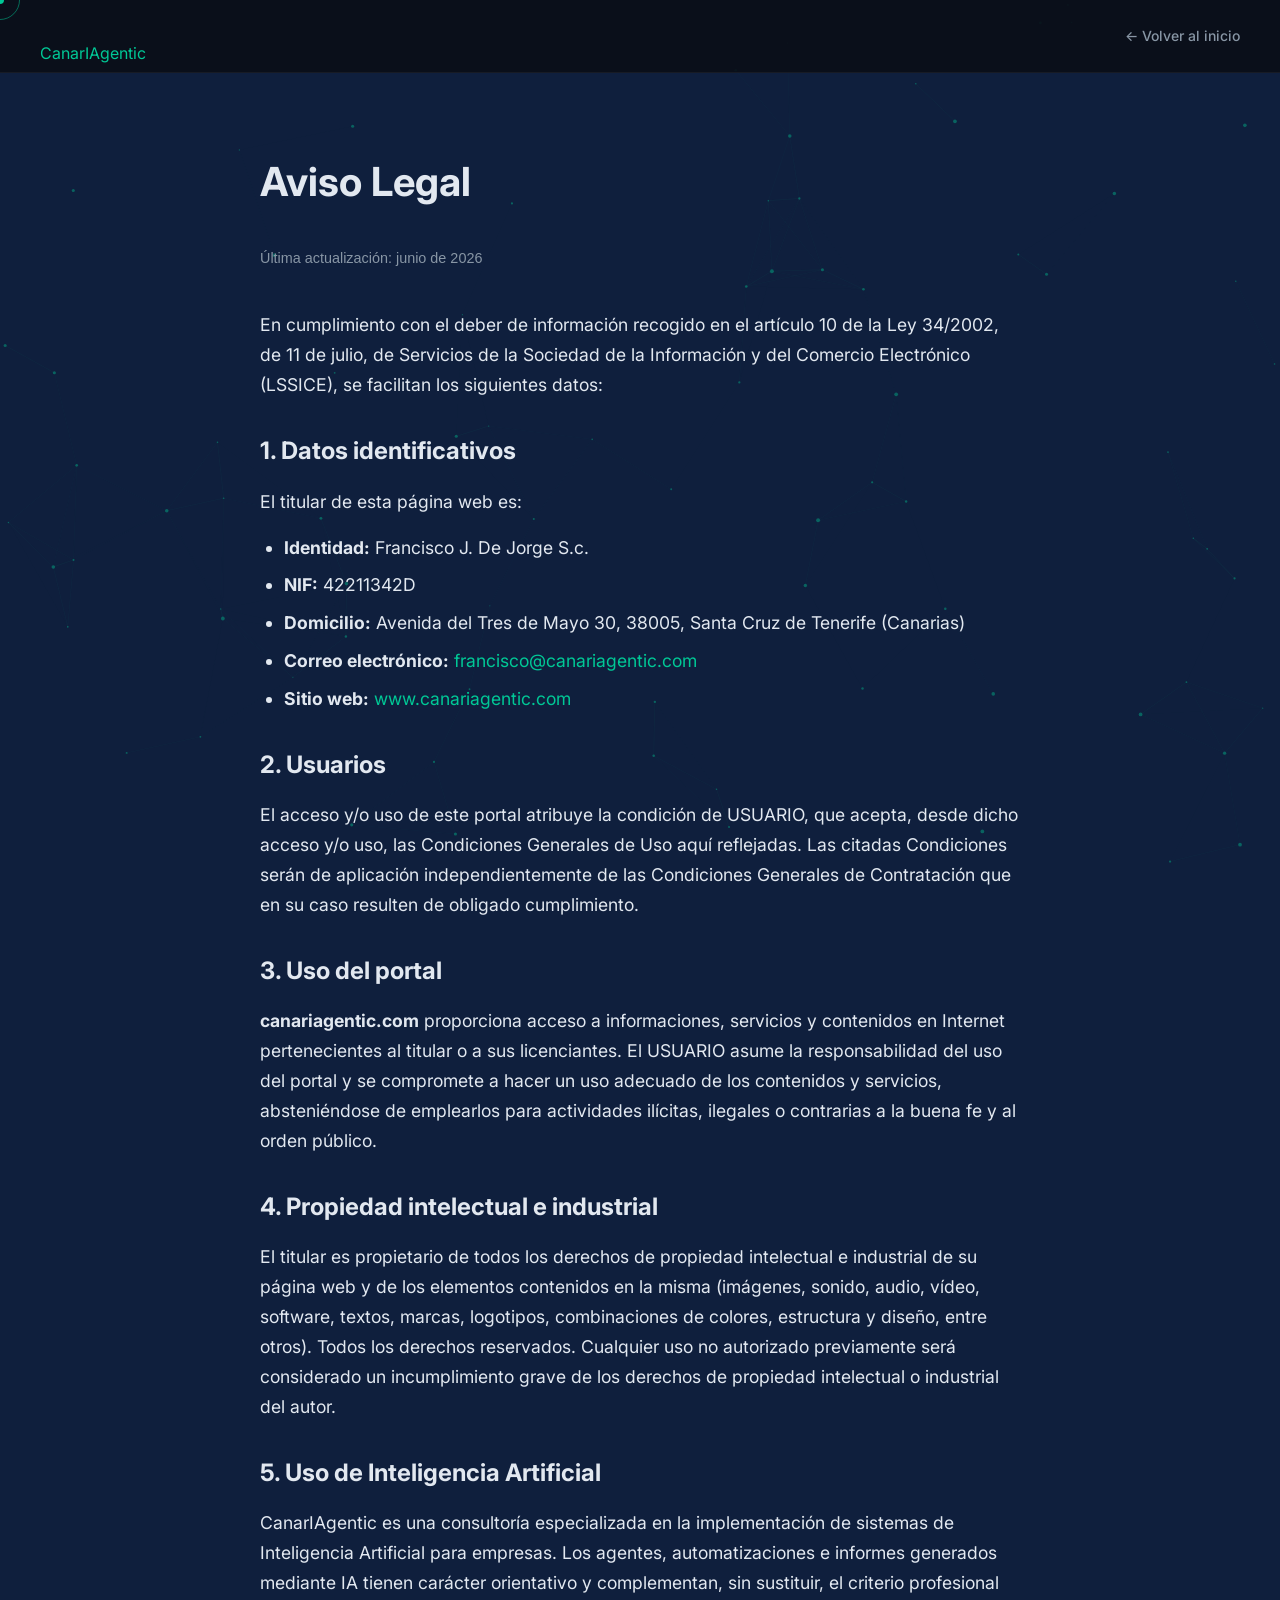
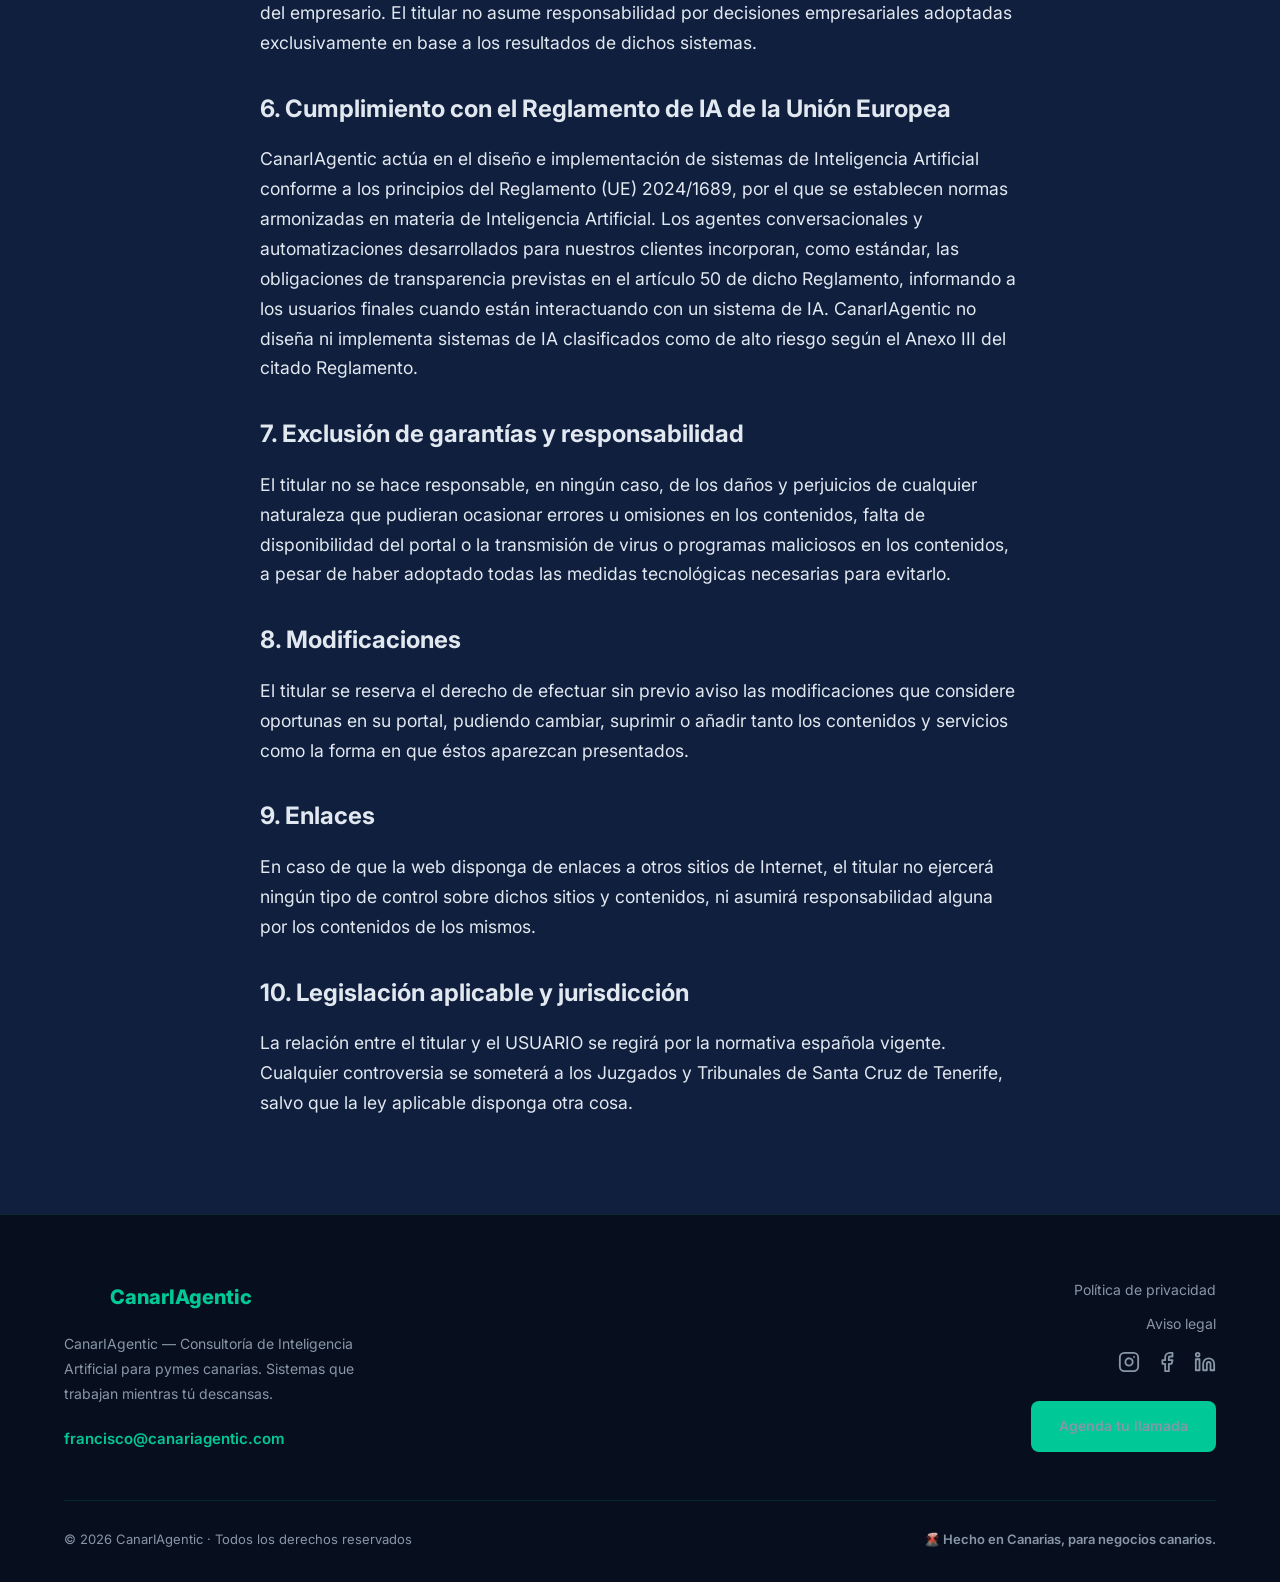
<file: aviso-legal.html>
<!DOCTYPE html>
<html lang="es">
<head>
<meta charset="UTF-8">
<meta name="viewport" content="width=device-width,initial-scale=1.0">
<title>Aviso Legal — CanarIAgentic</title>
<link rel="stylesheet" href="style.css">
<link rel="icon" type="image/webp" href="fotos/logo_icon_1.webp">
<link rel="apple-touch-icon" href="fotos/logo_icon_1.webp">
<style>
  .legal-section { padding: 150px 0 80px; background-color: var(--bg-dark); }
  .legal-section h1 { color: var(--text-light); margin-bottom: 2rem; font-size: 2.5rem; }
  .legal-section .updated { color: var(--gray); font-size: 0.9rem; margin-bottom: 2.5rem; font-family: sans-serif; }
  .legal-section h2 { color: var(--text-light); margin-top: 2rem; margin-bottom: 1rem; font-size: 1.5rem; }
  .legal-section p, .legal-section li { margin-bottom: 1rem; line-height: 1.7; font-size: 1.1rem; color: var(--text-muted); }
  .legal-section ul { margin-bottom: 1.5rem; padding-left: 1.5rem; }
  .legal-section li { margin-bottom: 0.5rem; }
  .legal-section strong { color: var(--text-light); }
  .legal-section a { color: var(--green); text-decoration: none; }
  .legal-section a:hover { text-decoration: underline; }
  .legal-container { max-width: 800px; margin: 0 auto; padding: 0 20px; }
</style>
</head>
<body>
<canvas id="neural-canvas"></canvas>
<header id="header" style="background: rgba(10,14,23,0.9); border-bottom: 1px solid rgba(255,255,255,0.05);">
  <div class="header-inner">
    <a href="index.html" class="logo">
      <div class="logo-icon"><video src="video-1776110286845.mp4" autoplay loop muted playsinline aria-hidden="true"></video></div>
      <span>Canar<span style="color:var(--green);">IA</span>gentic</span>
    </a>
    <nav id="mainNav"><a href="index.html">← Volver al inicio</a></nav>
  </div>
</header>
<section class="legal-section">
  <div class="legal-container">
    <h1>Aviso Legal</h1>
    <p class="updated">Última actualización: junio de 2026</p>
    <p>En cumplimiento con el deber de información recogido en el artículo 10 de la Ley 34/2002, de 11 de julio, de Servicios de la Sociedad de la Información y del Comercio Electrónico (LSSICE), se facilitan los siguientes datos:</p>
    <h2>1. Datos identificativos</h2>
    <p>El titular de esta página web es:</p>
    <ul>
      <li><strong>Identidad:</strong> Francisco J. De Jorge S.c.</li>
      <li><strong>NIF:</strong> 42211342D</li>
      <li><strong>Domicilio:</strong> Avenida del Tres de Mayo 30, 38005, Santa Cruz de Tenerife (Canarias)</li>
      <li><strong>Correo electrónico:</strong> <a href="mailto:francisco@canariagentic.com">francisco@canariagentic.com</a></li>
      <li><strong>Sitio web:</strong> <a href="https://www.canariagentic.com">www.canariagentic.com</a></li>
    </ul>
    <h2>2. Usuarios</h2>
    <p>El acceso y/o uso de este portal atribuye la condición de USUARIO, que acepta, desde dicho acceso y/o uso, las Condiciones Generales de Uso aquí reflejadas. Las citadas Condiciones serán de aplicación independientemente de las Condiciones Generales de Contratación que en su caso resulten de obligado cumplimiento.</p>
    <h2>3. Uso del portal</h2>
    <p><strong>canariagentic.com</strong> proporciona acceso a informaciones, servicios y contenidos en Internet pertenecientes al titular o a sus licenciantes. El USUARIO asume la responsabilidad del uso del portal y se compromete a hacer un uso adecuado de los contenidos y servicios, absteniéndose de emplearlos para actividades ilícitas, ilegales o contrarias a la buena fe y al orden público.</p>
    <h2>4. Propiedad intelectual e industrial</h2>
    <p>El titular es propietario de todos los derechos de propiedad intelectual e industrial de su página web y de los elementos contenidos en la misma (imágenes, sonido, audio, vídeo, software, textos, marcas, logotipos, combinaciones de colores, estructura y diseño, entre otros). Todos los derechos reservados. Cualquier uso no autorizado previamente será considerado un incumplimiento grave de los derechos de propiedad intelectual o industrial del autor.</p>
    <h2>5. Uso de Inteligencia Artificial</h2>
    <p>CanarIAgentic es una consultoría especializada en la implementación de sistemas de Inteligencia Artificial para empresas. Los agentes, automatizaciones e informes generados mediante IA tienen carácter orientativo y complementan, sin sustituir, el criterio profesional del empresario. El titular no asume responsabilidad por decisiones empresariales adoptadas exclusivamente en base a los resultados de dichos sistemas.</p>
    <h2>6. Cumplimiento con el Reglamento de IA de la Unión Europea</h2>
    <p>CanarIAgentic actúa en el diseño e implementación de sistemas de Inteligencia Artificial conforme a los principios del Reglamento (UE) 2024/1689, por el que se establecen normas armonizadas en materia de Inteligencia Artificial. Los agentes conversacionales y automatizaciones desarrollados para nuestros clientes incorporan, como estándar, las obligaciones de transparencia previstas en el artículo 50 de dicho Reglamento, informando a los usuarios finales cuando están interactuando con un sistema de IA. CanarIAgentic no diseña ni implementa sistemas de IA clasificados como de alto riesgo según el Anexo III del citado Reglamento.</p>
    <h2>7. Exclusión de garantías y responsabilidad</h2>
    <p>El titular no se hace responsable, en ningún caso, de los daños y perjuicios de cualquier naturaleza que pudieran ocasionar errores u omisiones en los contenidos, falta de disponibilidad del portal o la transmisión de virus o programas maliciosos en los contenidos, a pesar de haber adoptado todas las medidas tecnológicas necesarias para evitarlo.</p>
    <h2>8. Modificaciones</h2>
    <p>El titular se reserva el derecho de efectuar sin previo aviso las modificaciones que considere oportunas en su portal, pudiendo cambiar, suprimir o añadir tanto los contenidos y servicios como la forma en que éstos aparezcan presentados.</p>
    <h2>9. Enlaces</h2>
    <p>En caso de que la web disponga de enlaces a otros sitios de Internet, el titular no ejercerá ningún tipo de control sobre dichos sitios y contenidos, ni asumirá responsabilidad alguna por los contenidos de los mismos.</p>
    <h2>10. Legislación aplicable y jurisdicción</h2>
    <p>La relación entre el titular y el USUARIO se regirá por la normativa española vigente. Cualquier controversia se someterá a los Juzgados y Tribunales de Santa Cruz de Tenerife, salvo que la ley aplicable disponga otra cosa.</p>
  </div>
</section>
<footer>
  <div class="container">
    <div class="footer-top">
      <div>
        <div class="footer-logo">
          <div class="logo-icon"><video src="video-1776110286845.mp4" autoplay loop muted playsinline aria-hidden="true"></video></div>
          <span>Canar<span style="color:var(--green);">IA</span>gentic</span>
        </div>
        <p class="footer-desc">CanarIAgentic — Consultoría de Inteligencia Artificial para pymes canarias. Sistemas que trabajan mientras tú descansas.</p>
        <a href="mailto:francisco@canariagentic.com" class="footer-email">francisco@canariagentic.com</a>
      </div>
      <div class="footer-links">
        <a href="politica-privacidad.html">Política de privacidad</a>
        <a href="aviso-legal.html">Aviso legal</a>
        <div style="display: flex; gap: 16px; margin: 4px 0;">
          <a href="https://www.instagram.com/canariagentic/" target="_blank" aria-label="Instagram" style="display:flex; align-items:center;"><svg xmlns="http://www.w3.org/2000/svg" width="22" height="22" viewBox="0 0 24 24" fill="none" stroke="currentColor" stroke-width="2" stroke-linecap="round" stroke-linejoin="round"><rect x="2" y="2" width="20" height="20" rx="5" ry="5"></rect><path d="M16 11.37A4 4 0 1 1 12.63 8 4 4 0 0 1 16 11.37z"></path><line x1="17.5" y1="6.5" x2="17.51" y2="6.5"></line></svg></a>
          <a href="https://www.facebook.com/profile.php?id=61579694325128" target="_blank" aria-label="Facebook" style="display:flex; align-items:center;"><svg xmlns="http://www.w3.org/2000/svg" width="22" height="22" viewBox="0 0 24 24" fill="none" stroke="currentColor" stroke-width="2" stroke-linecap="round" stroke-linejoin="round"><path d="M18 2h-3a5 5 0 0 0-5 5v3H7v4h3v8h4v-8h3l1-4h-4V7a1 1 0 0 1 1-1h3z"></path></svg></a>
          <a href="https://www.linkedin.com/in/francisco-j-jorge-05318617b/" target="_blank" aria-label="LinkedIn" style="display:flex; align-items:center;"><svg xmlns="http://www.w3.org/2000/svg" width="22" height="22" viewBox="0 0 24 24" fill="none" stroke="currentColor" stroke-width="2" stroke-linecap="round" stroke-linejoin="round"><path d="M16 8a6 6 0 0 1 6 6v7h-4v-7a2 2 0 0 0-2-2 2 2 0 0 0-2 2v7h-4v-7a6 6 0 0 1 6-6z"></path><rect x="2" y="9" width="4" height="12"></rect><circle cx="4" cy="4" r="2"></circle></svg></a>
        </div>
        <a href="index.html#agenda" class="btn btn-primary" style="margin-top:12px">Agenda tu llamada</a>
      </div>
    </div>
    <hr class="footer-divider">
    <div class="footer-bottom">
      <p>© 2026 CanarIAgentic · Todos los derechos reservados</p>
      <p class="footer-made">🌋 Hecho en Canarias, para negocios canarios.</p>
    </div>
  </div>
</footer>
<script src="app.js"></script>
</body>
</html>
</file>
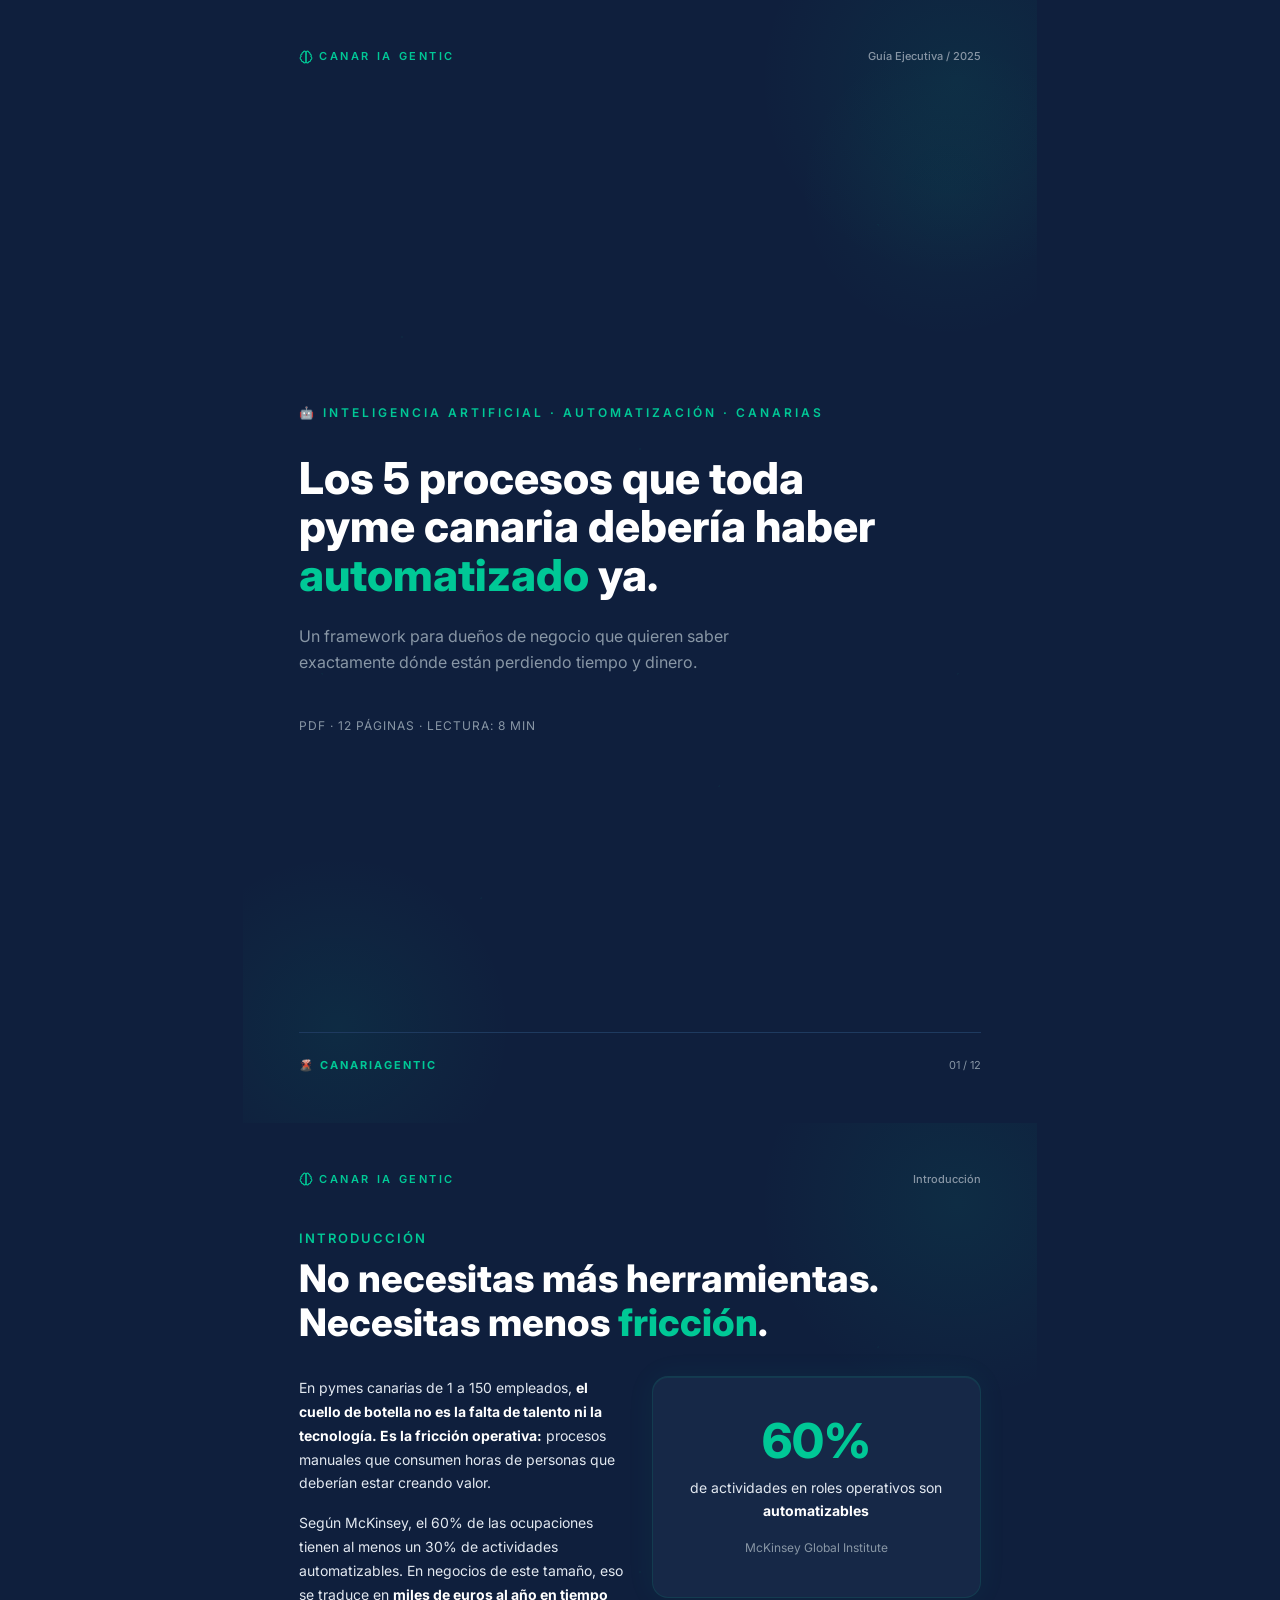
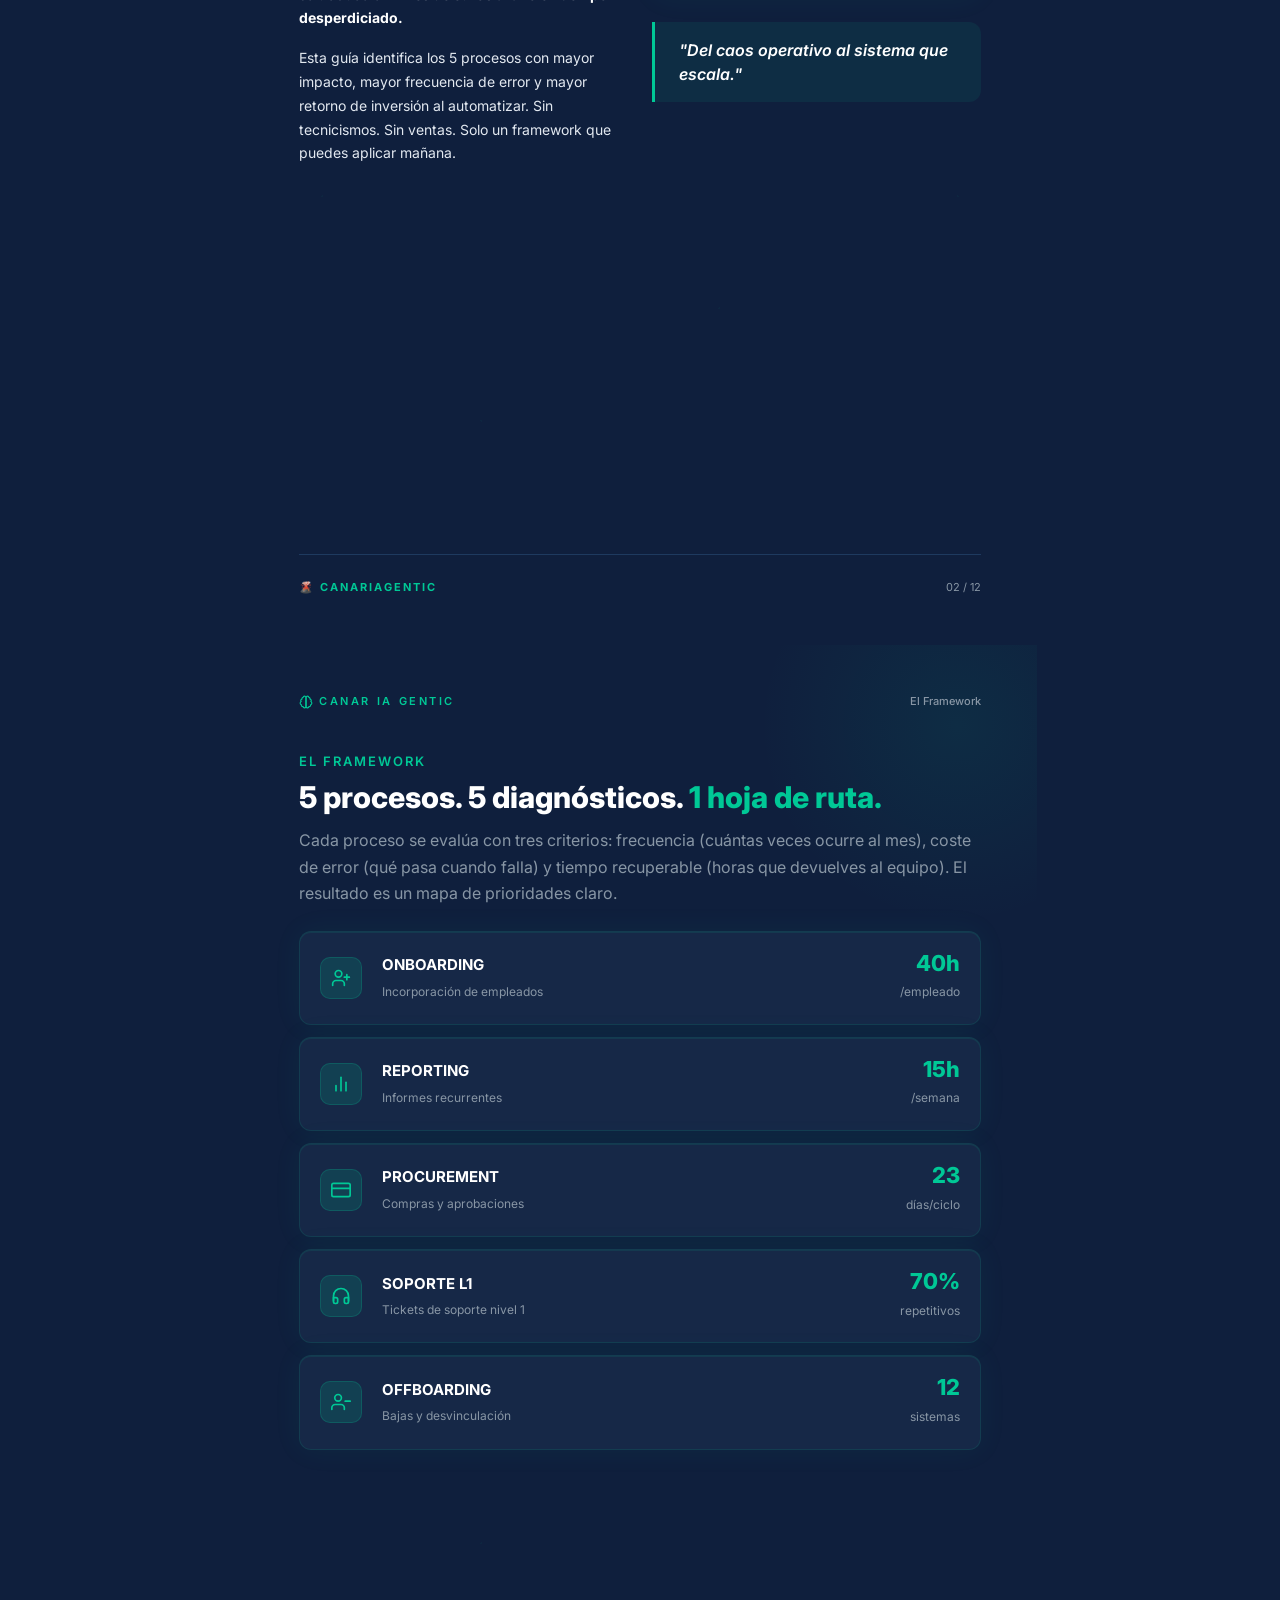
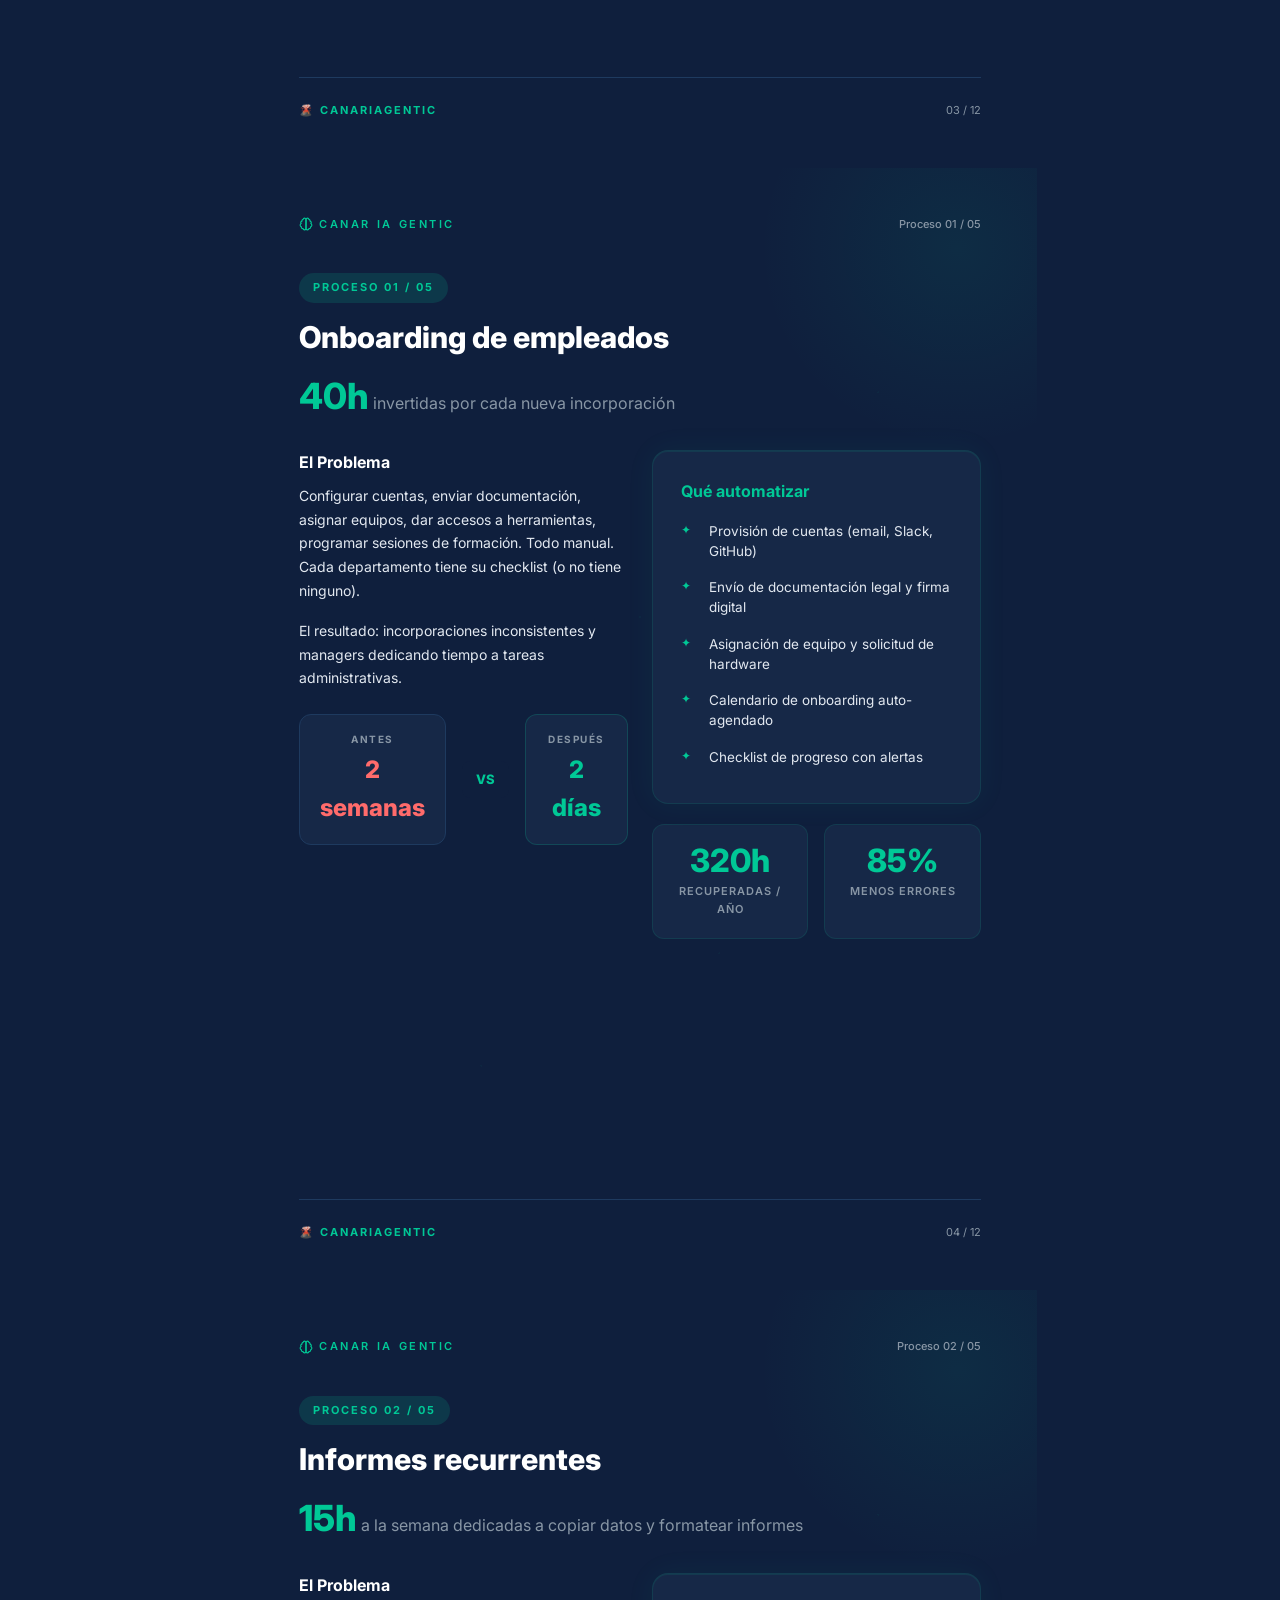
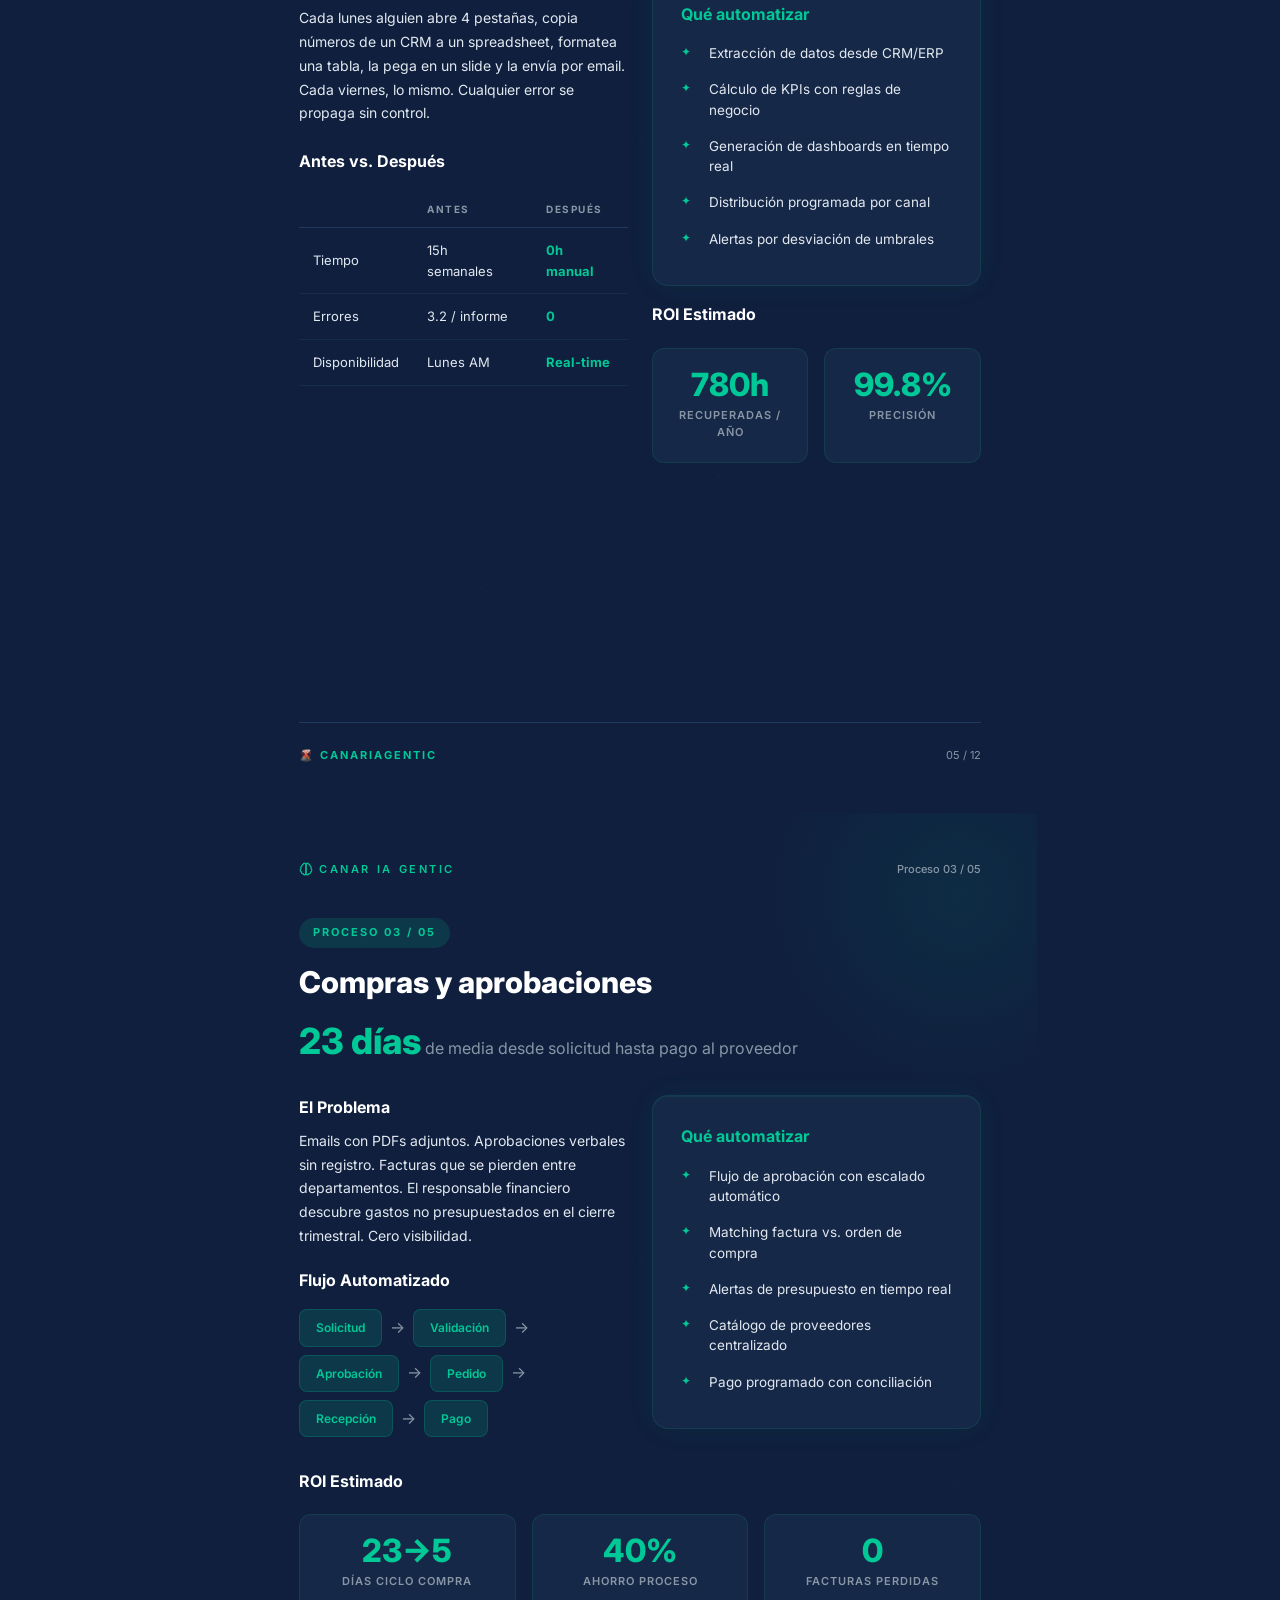
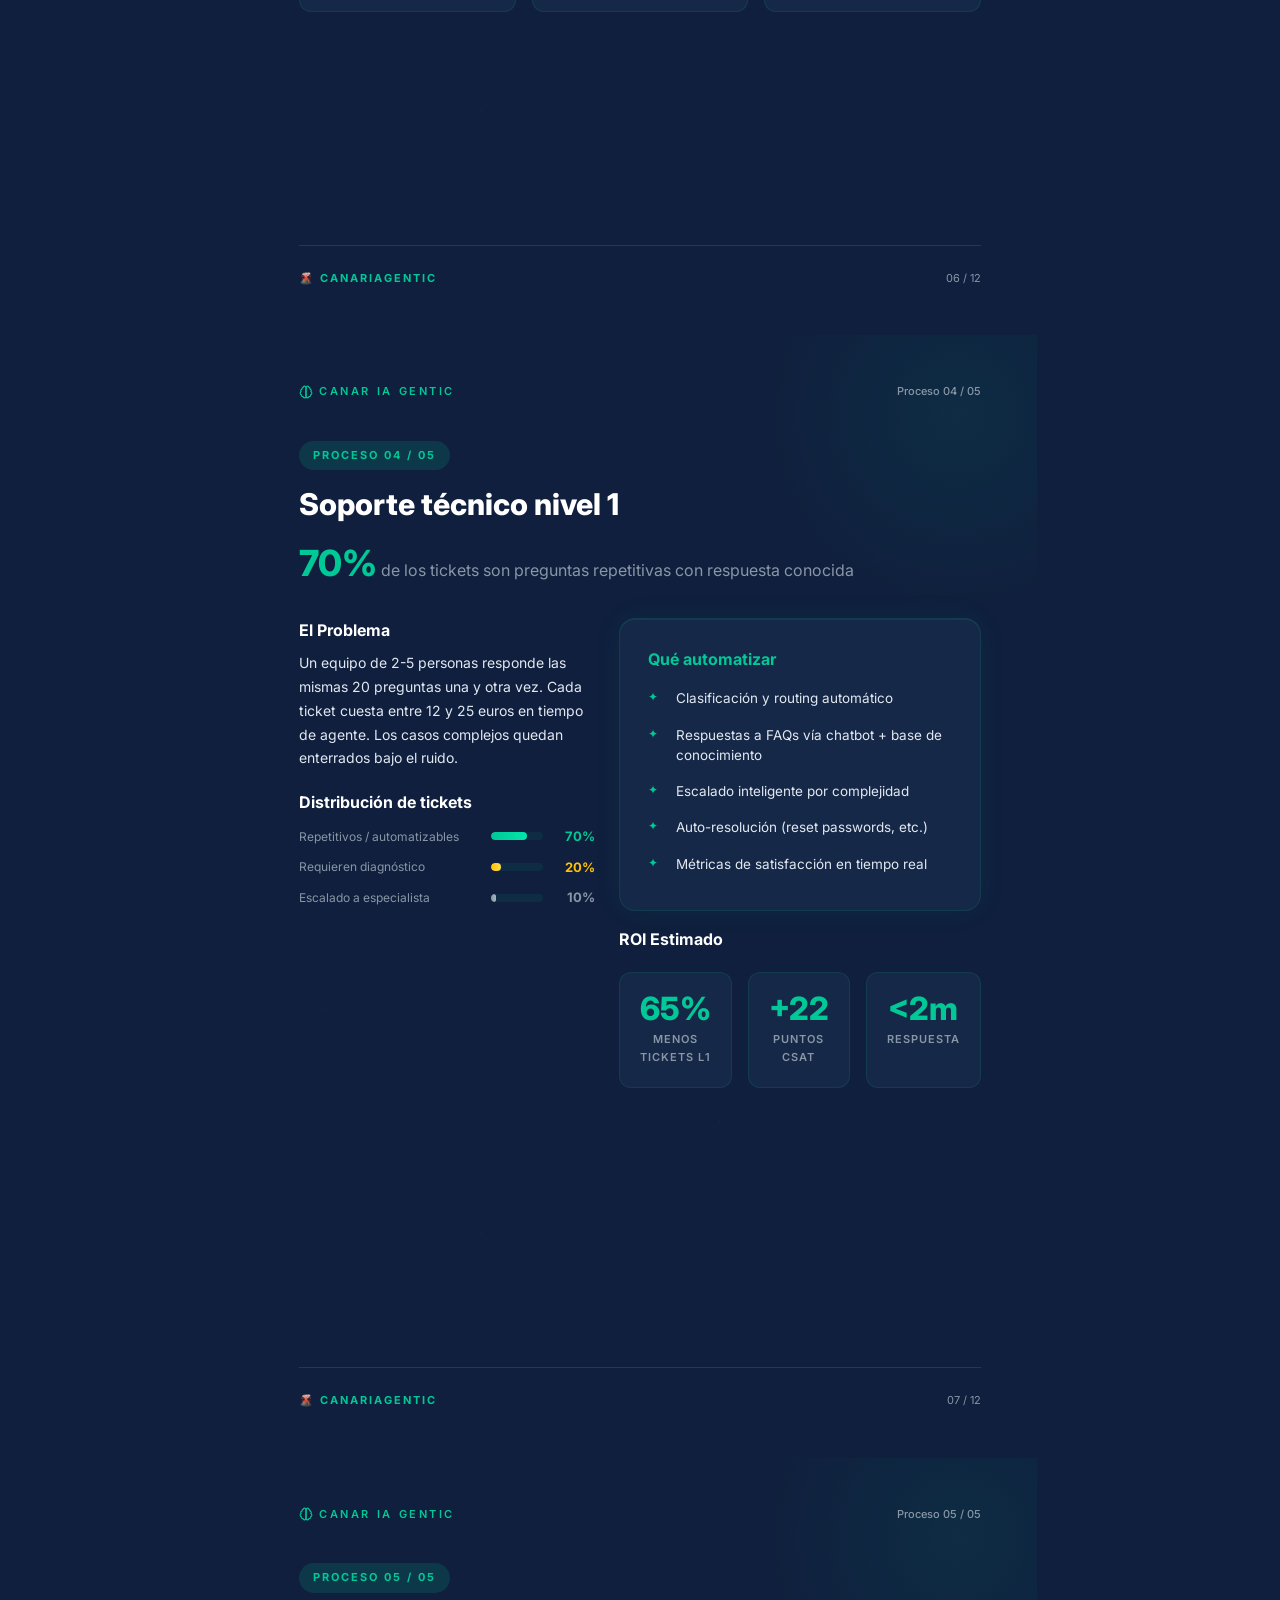
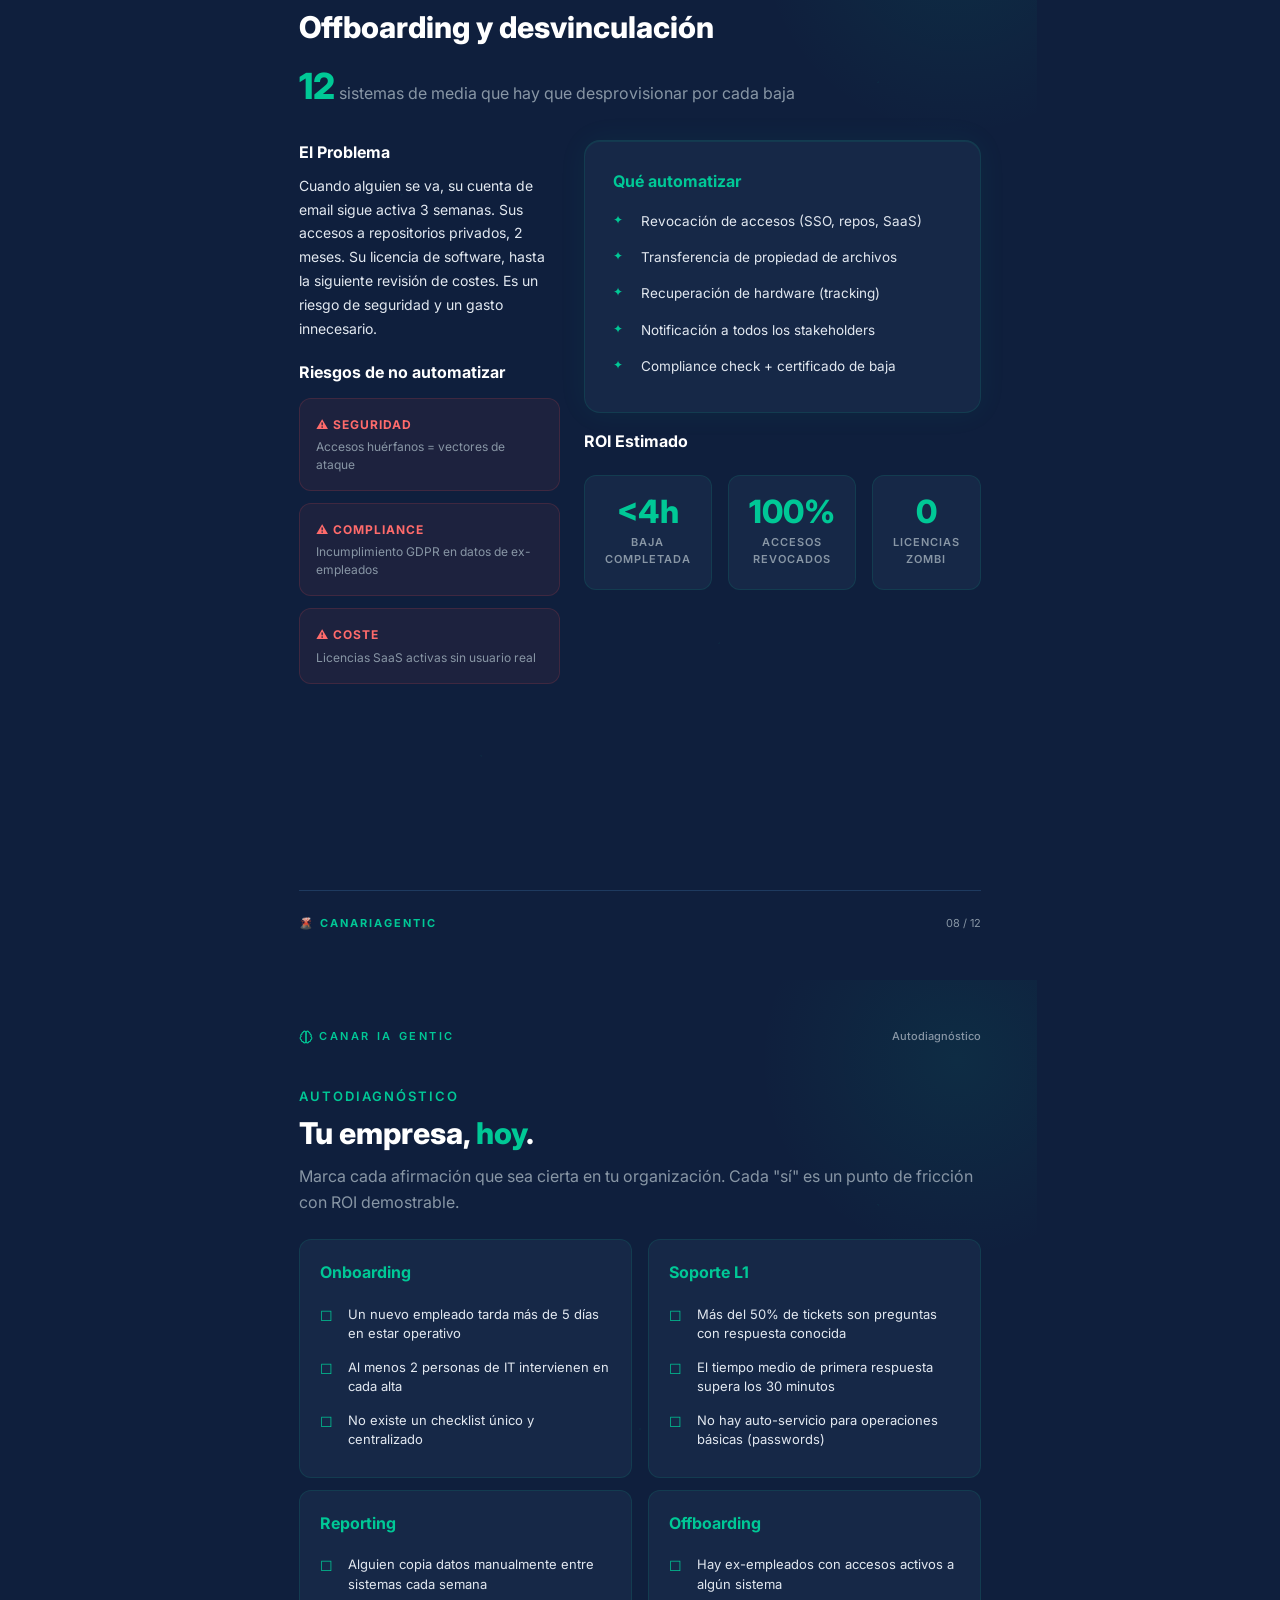
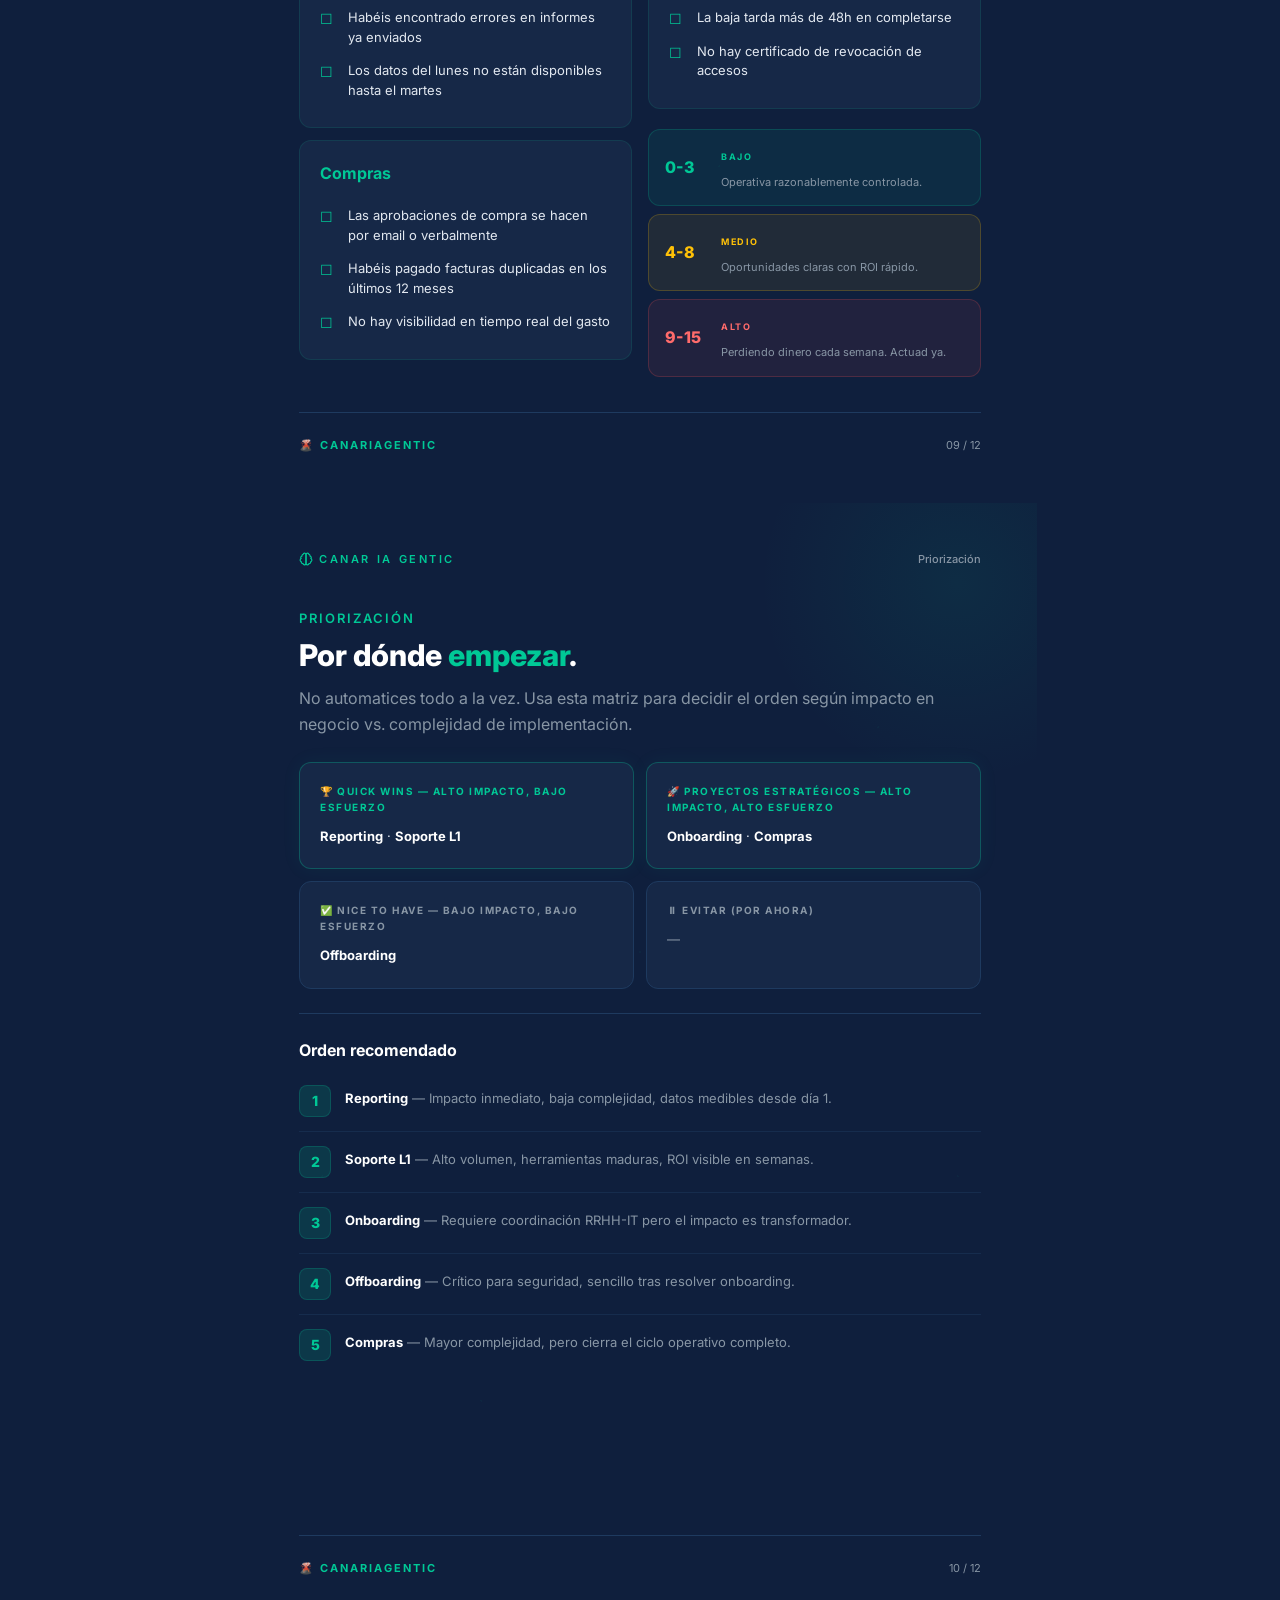
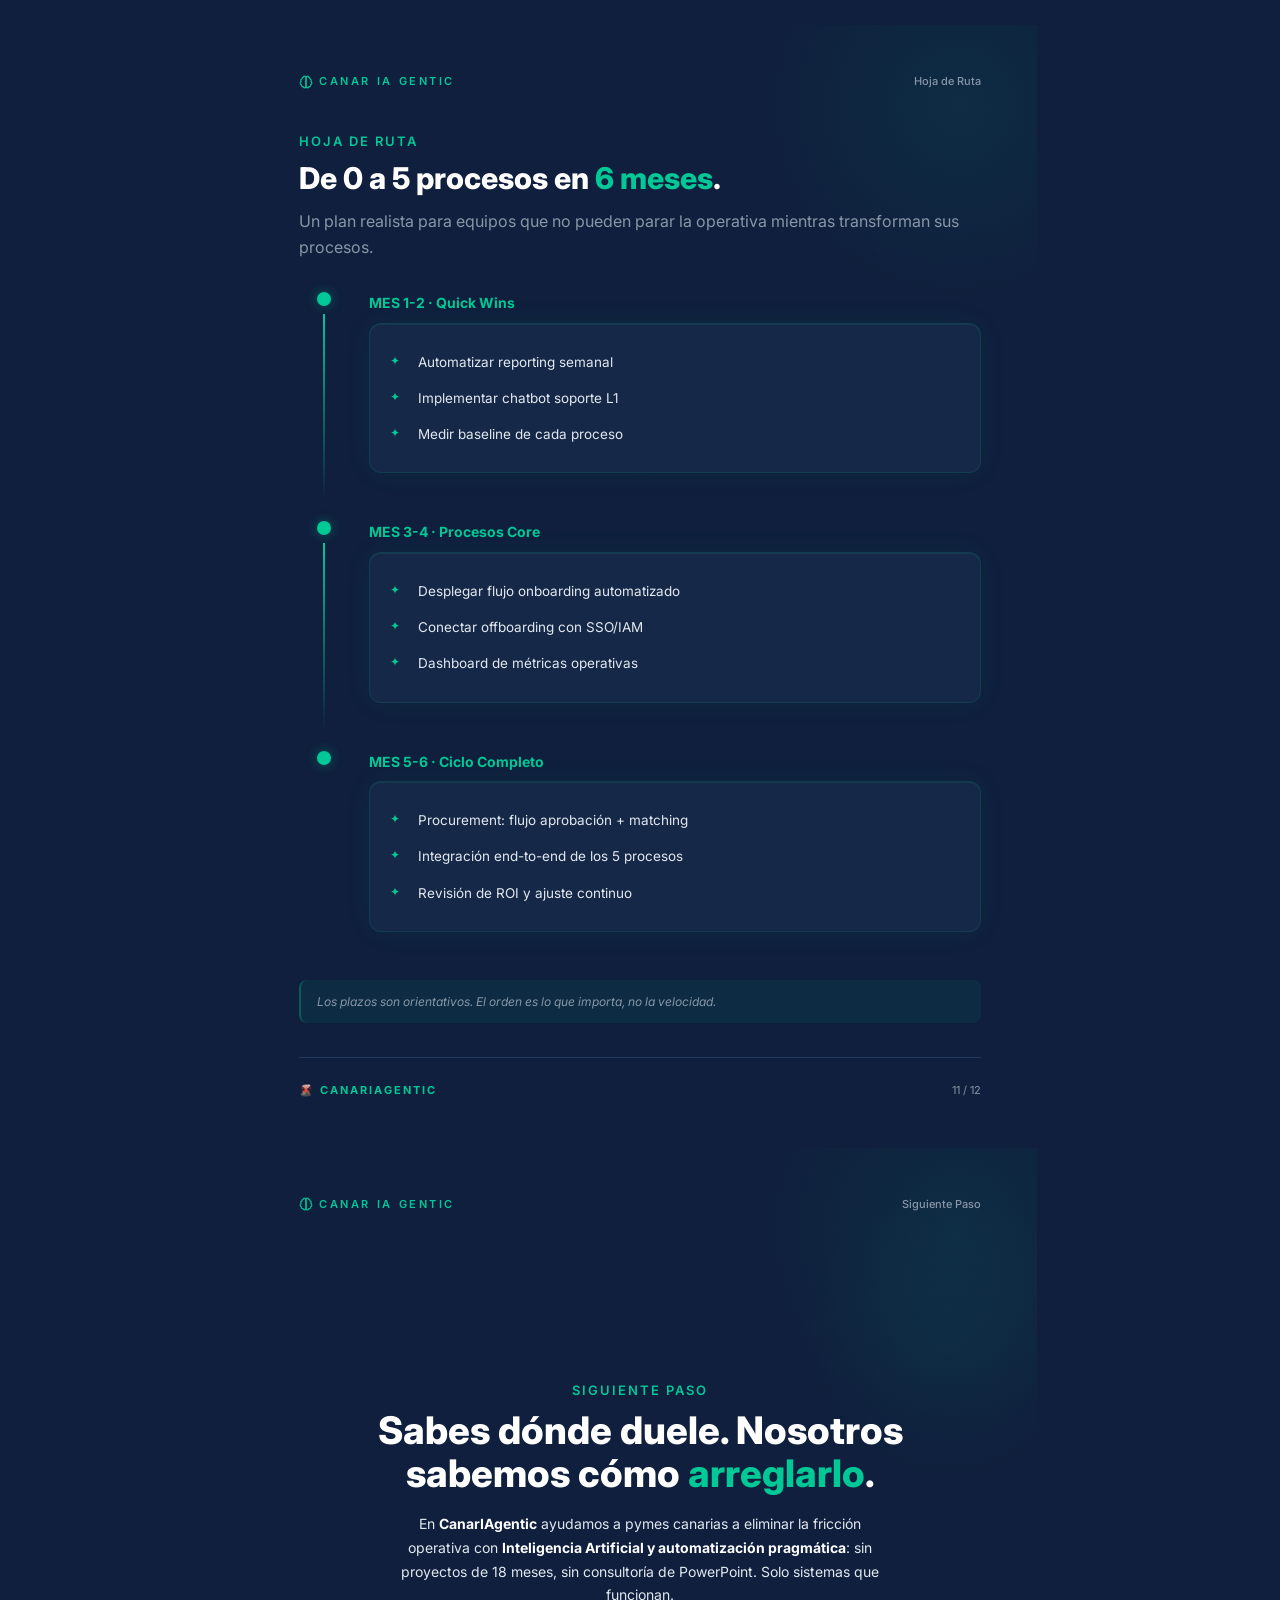
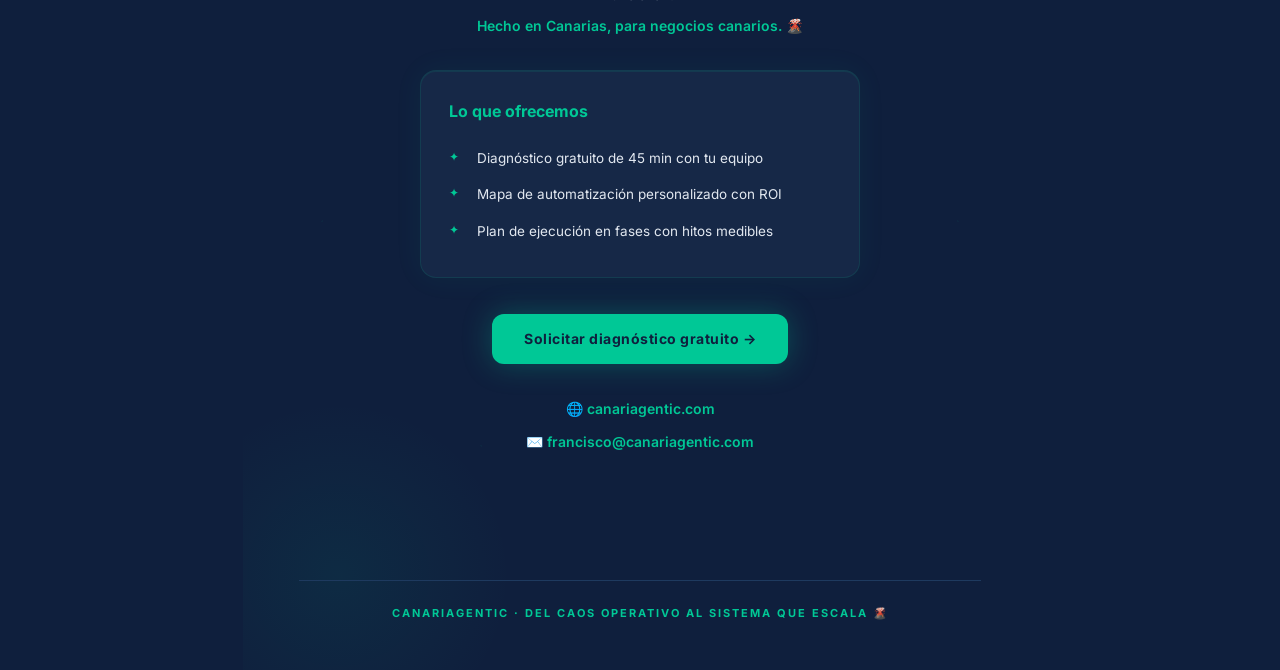
<file: descargablecanariagentic.html>
<!DOCTYPE html>
<html lang="es">
<head>
    <meta charset="UTF-8">
    <meta name="viewport" content="width=device-width, initial-scale=1.0">
    <title>CanarIAgentic - Los 5 procesos que toda pyme canaria debería haber automatizado ya</title>
    <!-- Favicon -->
    <link rel="icon" type="image/webp" href="fotos/logo_icon_1.webp">
    <link rel="apple-touch-icon" href="fotos/logo_icon_1.webp">
    <link href="https://fonts.googleapis.com/css2?family=Inter:wght@400;500;600;700;800&display=swap" rel="stylesheet">
    <style>
        :root {
            --navy-deep: #0F1F3D;
            --navy-card: #162847;
            --navy-border: #1e3a5f;
            --green-main: #00C896;
            --green-hover: #00a07a;
            --green-glow-15: rgba(0,200,150,0.15);
            --green-glow-30: rgba(0,200,150,0.30);
            --green-glow-08: rgba(0,200,150,0.08);
            --text-primary: #e2e8f0;
            --text-secondary: #8896a5;
            --white: #FFFFFF;
        }

        * {
            margin: 0;
            padding: 0;
            box-sizing: border-box;
        }

        body {
            font-family: 'Inter', -apple-system, BlinkMacSystemFont, sans-serif;
            background: var(--navy-deep);
            color: var(--text-primary);
            font-weight: 400;
            line-height: 1.6;
            -webkit-font-smoothing: antialiased;
        }

        .page {
            width: 210mm;
            min-height: 297mm;
            margin: 0 auto;
            padding: 48px 56px;
            background: var(--navy-deep);
            position: relative;
            overflow: hidden;
            page-break-after: always;
            display: flex;
            flex-direction: column;
        }

        .page::before {
            content: '';
            position: absolute;
            top: -120px;
            right: -120px;
            width: 400px;
            height: 400px;
            background: radial-gradient(circle, var(--green-glow-08) 0%, transparent 70%);
            pointer-events: none;
        }

        .neural-bg {
            position: absolute;
            top: 0;
            left: 0;
            width: 100%;
            height: 100%;
            opacity: 0.04;
            pointer-events: none;
            background-image: 
                radial-gradient(circle at 20% 30%, var(--green-main) 1px, transparent 1px),
                radial-gradient(circle at 80% 20%, var(--green-main) 1px, transparent 1px),
                radial-gradient(circle at 60% 70%, var(--green-main) 1px, transparent 1px),
                radial-gradient(circle at 30% 80%, var(--green-main) 1px, transparent 1px),
                radial-gradient(circle at 90% 60%, var(--green-main) 1px, transparent 1px),
                radial-gradient(circle at 10% 60%, var(--green-main) 1px, transparent 1px),
                radial-gradient(circle at 50% 40%, var(--green-main) 1px, transparent 1px);
        }

        .page-header {
            display: flex;
            justify-content: space-between;
            align-items: center;
            margin-bottom: 40px;
            position: relative;
            z-index: 2;
        }

        .brand-tag {
            font-size: 11px;
            font-weight: 600;
            letter-spacing: 2.5px;
            text-transform: uppercase;
            color: var(--green-main);
        }

        .page-number {
            font-size: 11px;
            font-weight: 500;
            color: var(--text-secondary);
        }

        .page-footer {
            margin-top: auto;
            padding-top: 24px;
            border-top: 1px solid var(--navy-border);
            display: flex;
            justify-content: space-between;
            align-items: center;
            position: relative;
            z-index: 2;
        }

        .footer-brand {
            font-size: 11px;
            font-weight: 700;
            letter-spacing: 2px;
            color: var(--green-main);
        }

        .footer-page {
            font-size: 11px;
            color: var(--text-secondary);
        }

        .title-xxl {
            font-size: 38px;
            font-weight: 800;
            line-height: 1.15;
            color: var(--white);
            margin-bottom: 16px;
        }

        .title-xl {
            font-size: 30px;
            font-weight: 800;
            line-height: 1.2;
            color: var(--white);
            margin-bottom: 12px;
        }

        .title-lg {
            font-size: 22px;
            font-weight: 700;
            line-height: 1.3;
            color: var(--white);
            margin-bottom: 10px;
        }

        .title-md {
            font-size: 16px;
            font-weight: 700;
            color: var(--white);
            margin-bottom: 8px;
        }

        .title-sm {
            font-size: 13px;
            font-weight: 600;
            letter-spacing: 2px;
            text-transform: uppercase;
            color: var(--green-main);
            margin-bottom: 8px;
        }

        .accent {
            color: var(--green-main);
        }

        .subtitle {
            font-size: 16px;
            font-weight: 400;
            color: var(--text-secondary);
            line-height: 1.65;
            margin-bottom: 24px;
        }

        .body-text {
            font-size: 14px;
            color: var(--text-primary);
            line-height: 1.7;
            margin-bottom: 16px;
        }

        .small-text {
            font-size: 12px;
            color: var(--text-secondary);
            line-height: 1.6;
        }

        .card {
            background: var(--navy-card);
            border: 1px solid rgba(0,200,150,0.12);
            border-radius: 16px;
            padding: 28px;
            margin-bottom: 16px;
            position: relative;
            z-index: 2;
        }

        .card-glow {
            box-shadow: 0 0 30px rgba(0,200,150,0.06), inset 0 1px 0 rgba(0,200,150,0.1);
        }

        .card-sm {
            padding: 20px;
            border-radius: 12px;
        }

        .stat-row {
            display: flex;
            gap: 16px;
            margin: 20px 0;
        }

        .stat-block {
            flex: 1;
            background: var(--navy-card);
            border: 1px solid rgba(0,200,150,0.12);
            border-radius: 12px;
            padding: 20px;
            text-align: center;
        }

        .stat-number {
            font-size: 32px;
            font-weight: 800;
            color: var(--green-main);
            line-height: 1;
            margin-bottom: 6px;
        }

        .stat-number-lg {
            font-size: 48px;
        }

        .stat-label {
            font-size: 11px;
            font-weight: 600;
            color: var(--text-secondary);
            text-transform: uppercase;
            letter-spacing: 1px;
        }

        .process-badge {
            display: inline-block;
            background: var(--green-glow-15);
            color: var(--green-main);
            font-size: 11px;
            font-weight: 700;
            letter-spacing: 2px;
            text-transform: uppercase;
            padding: 6px 14px;
            border-radius: 20px;
            margin-bottom: 16px;
        }

        .check-list {
            list-style: none;
            padding: 0;
        }

        .check-list li {
            padding: 8px 0 8px 28px;
            position: relative;
            font-size: 13.5px;
            color: var(--text-primary);
            line-height: 1.5;
        }

        .check-list li::before {
            content: '✦';
            position: absolute;
            left: 0;
            color: var(--green-main);
            font-size: 12px;
        }

        .checkbox-list {
            list-style: none;
            padding: 0;
        }

        .checkbox-list li {
            padding: 7px 0 7px 28px;
            position: relative;
            font-size: 13px;
            color: var(--text-primary);
            line-height: 1.5;
        }

        .checkbox-list li::before {
            content: '☐';
            position: absolute;
            left: 0;
            color: var(--green-main);
            font-size: 14px;
        }

        .data-table {
            width: 100%;
            border-collapse: collapse;
            margin: 16px 0;
        }

        .data-table th {
            font-size: 10px;
            font-weight: 700;
            text-transform: uppercase;
            letter-spacing: 1.5px;
            color: var(--text-secondary);
            text-align: left;
            padding: 10px 14px;
            border-bottom: 1px solid var(--navy-border);
        }

        .data-table td {
            font-size: 13px;
            color: var(--text-primary);
            padding: 12px 14px;
            border-bottom: 1px solid rgba(30,58,95,0.5);
        }

        .data-table .highlight {
            color: var(--green-main);
            font-weight: 700;
        }

        .flow-row {
            display: flex;
            align-items: center;
            gap: 8px;
            margin: 16px 0;
            flex-wrap: wrap;
        }

        .flow-step {
            background: var(--green-glow-15);
            color: var(--green-main);
            font-size: 12px;
            font-weight: 600;
            padding: 8px 16px;
            border-radius: 8px;
            border: 1px solid rgba(0,200,150,0.2);
        }

        .flow-arrow {
            color: var(--text-secondary);
            font-size: 16px;
        }

        .bar-container {
            margin: 10px 0;
        }

        .bar-row {
            display: flex;
            align-items: center;
            margin-bottom: 10px;
            gap: 12px;
        }

        .bar-label {
            font-size: 12px;
            color: var(--text-secondary);
            min-width: 180px;
        }

        .bar-track {
            flex: 1;
            height: 8px;
            background: rgba(0,200,150,0.08);
            border-radius: 4px;
            overflow: hidden;
        }

        .bar-fill {
            height: 100%;
            background: linear-gradient(90deg, var(--green-main), #00e6ac);
            border-radius: 4px;
        }

        .bar-value {
            font-size: 13px;
            font-weight: 700;
            color: var(--green-main);
            min-width: 40px;
            text-align: right;
        }

        .risk-row {
            display: flex;
            gap: 12px;
            margin: 12px 0;
        }

        .risk-item {
            flex: 1;
            background: rgba(255,80,80,0.06);
            border: 1px solid rgba(255,80,80,0.15);
            border-radius: 12px;
            padding: 16px;
        }

        .risk-item .risk-title {
            font-size: 12px;
            font-weight: 700;
            color: #ff6b6b;
            text-transform: uppercase;
            letter-spacing: 1px;
            margin-bottom: 4px;
        }

        .risk-item .risk-desc {
            font-size: 12px;
            color: var(--text-secondary);
            line-height: 1.5;
        }

        .score-row {
            display: flex;
            gap: 12px;
            margin-top: 20px;
        }

        .score-block {
            flex: 1;
            padding: 16px;
            border-radius: 12px;
            text-align: center;
        }

        .score-low {
            background: rgba(0,200,150,0.08);
            border: 1px solid rgba(0,200,150,0.2);
        }

        .score-mid {
            background: rgba(255,193,7,0.08);
            border: 1px solid rgba(255,193,7,0.2);
        }

        .score-high {
            background: rgba(255,80,80,0.08);
            border: 1px solid rgba(255,80,80,0.2);
        }

        .score-range {
            font-size: 20px;
            font-weight: 800;
            margin-bottom: 4px;
        }

        .score-low .score-range { color: var(--green-main); }
        .score-mid .score-range { color: #ffc107; }
        .score-high .score-range { color: #ff6b6b; }

        .score-level {
            font-size: 10px;
            font-weight: 700;
            letter-spacing: 1.5px;
            text-transform: uppercase;
            margin-bottom: 6px;
        }

        .score-low .score-level { color: var(--green-main); }
        .score-mid .score-level { color: #ffc107; }
        .score-high .score-level { color: #ff6b6b; }

        .score-desc {
            font-size: 11px;
            color: var(--text-secondary);
            line-height: 1.4;
        }

        .matrix {
            display: grid;
            grid-template-columns: 1fr 1fr;
            grid-template-rows: auto auto;
            gap: 12px;
            margin: 20px 0;
        }

        .matrix-cell {
            background: var(--navy-card);
            border: 1px solid var(--navy-border);
            border-radius: 12px;
            padding: 20px;
        }

        .matrix-cell.highlight-cell {
            border-color: rgba(0,200,150,0.3);
            box-shadow: 0 0 20px rgba(0,200,150,0.06);
        }

        .matrix-label {
            font-size: 10px;
            font-weight: 700;
            letter-spacing: 1.5px;
            text-transform: uppercase;
            margin-bottom: 10px;
        }

        .matrix-items {
            font-size: 13px;
            color: var(--text-primary);
            line-height: 1.8;
        }

        .timeline-block {
            display: flex;
            gap: 20px;
            margin-bottom: 20px;
            position: relative;
        }

        .timeline-marker {
            display: flex;
            flex-direction: column;
            align-items: center;
            min-width: 50px;
        }

        .timeline-dot {
            width: 14px;
            height: 14px;
            border-radius: 50%;
            background: var(--green-main);
            box-shadow: 0 0 12px rgba(0,200,150,0.4);
            margin-bottom: 8px;
        }

        .timeline-line {
            width: 2px;
            flex: 1;
            background: linear-gradient(to bottom, var(--green-main), transparent);
        }

        .timeline-content {
            flex: 1;
            padding-bottom: 12px;
        }

        .timeline-title {
            font-size: 14px;
            font-weight: 700;
            color: var(--green-main);
            margin-bottom: 4px;
        }

        .timeline-desc {
            font-size: 13px;
            color: var(--text-primary);
            line-height: 1.7;
        }

        .order-list {
            list-style: none;
            padding: 0;
            counter-reset: order;
        }

        .order-list li {
            counter-increment: order;
            display: flex;
            align-items: flex-start;
            gap: 14px;
            padding: 14px 0;
            border-bottom: 1px solid rgba(30,58,95,0.5);
        }

        .order-list li:last-child {
            border-bottom: none;
        }

        .order-list li::before {
            content: counter(order);
            display: flex;
            align-items: center;
            justify-content: center;
            width: 30px;
            height: 30px;
            min-width: 30px;
            background: var(--green-glow-15);
            color: var(--green-main);
            font-size: 14px;
            font-weight: 800;
            border-radius: 8px;
            border: 1px solid rgba(0,200,150,0.2);
        }

        .order-text strong {
            color: var(--white);
            font-weight: 700;
        }

        .order-text {
            font-size: 13px;
            color: var(--text-secondary);
            line-height: 1.5;
            padding-top: 4px;
        }

        .cta-button {
            display: inline-block;
            background: var(--green-main);
            color: var(--navy-deep);
            font-size: 14px;
            font-weight: 700;
            padding: 14px 32px;
            border-radius: 12px;
            text-decoration: none;
            letter-spacing: 0.5px;
            margin-top: 20px;
            box-shadow: 0 0 30px rgba(0,200,150,0.3);
        }

        .contact-line {
            font-size: 14px;
            color: var(--text-secondary);
            margin-top: 10px;
        }

        .contact-line a {
            color: var(--green-main);
            text-decoration: none;
            font-weight: 600;
        }

        .divider {
            width: 60px;
            height: 3px;
            background: var(--green-main);
            border-radius: 2px;
            margin: 20px 0;
        }

        .divider-full {
            width: 100%;
            height: 1px;
            background: var(--navy-border);
            margin: 24px 0;
        }

        .two-col {
            display: grid;
            grid-template-columns: 1fr 1fr;
            gap: 24px;
            position: relative;
            z-index: 2;
        }

        .content-area {
            position: relative;
            z-index: 2;
            flex: 1;
        }

        .cover-center {
            flex: 1;
            display: flex;
            flex-direction: column;
            justify-content: center;
            position: relative;
            z-index: 2;
        }

        .cover-tag {
            font-size: 12px;
            font-weight: 600;
            letter-spacing: 3px;
            text-transform: uppercase;
            color: var(--green-main);
            margin-bottom: 32px;
        }

        .cover-title {
            font-size: 44px;
            font-weight: 800;
            line-height: 1.1;
            color: var(--white);
            margin-bottom: 24px;
            max-width: 580px;
        }

        .cover-sub {
            font-size: 16px;
            color: var(--text-secondary);
            line-height: 1.65;
            max-width: 480px;
            margin-bottom: 40px;
        }

        .cover-meta {
            font-size: 12px;
            color: var(--text-secondary);
            letter-spacing: 1px;
        }

        .cover-glow {
            position: absolute;
            bottom: -80px;
            left: -80px;
            width: 350px;
            height: 350px;
            background: radial-gradient(circle, rgba(0,200,150,0.07) 0%, transparent 70%);
            pointer-events: none;
        }

        .cover-glow-2 {
            position: absolute;
            top: 40px;
            right: -60px;
            width: 300px;
            height: 300px;
            background: radial-gradient(circle, rgba(0,200,150,0.05) 0%, transparent 70%);
            pointer-events: none;
        }

        .quote-block {
            border-left: 3px solid var(--green-main);
            padding: 16px 24px;
            margin: 24px 0;
            background: var(--green-glow-08);
            border-radius: 0 12px 12px 0;
        }

        .quote-text {
            font-size: 16px;
            font-weight: 600;
            color: var(--white);
            font-style: italic;
            line-height: 1.5;
        }

        .vs-block {
            display: grid;
            grid-template-columns: 1fr auto 1fr;
            gap: 16px;
            align-items: center;
            margin: 16px 0;
        }

        .vs-side {
            background: var(--navy-card);
            border-radius: 12px;
            padding: 16px 20px;
            text-align: center;
            border: 1px solid var(--navy-border);
        }

        .vs-side.vs-after {
            border-color: rgba(0,200,150,0.2);
        }

        .vs-label {
            font-size: 10px;
            font-weight: 700;
            letter-spacing: 1.5px;
            text-transform: uppercase;
            color: var(--text-secondary);
            margin-bottom: 4px;
        }

        .vs-badge {
            background: var(--navy-deep);
            color: var(--green-main);
            font-size: 13px;
            font-weight: 800;
            padding: 8px 14px;
            border-radius: 8px;
        }

        .note {
            font-size: 12px;
            color: var(--text-secondary);
            font-style: italic;
            margin-top: 16px;
            padding: 12px 16px;
            background: var(--green-glow-08);
            border-radius: 8px;
            border-left: 2px solid rgba(0,200,150,0.3);
        }

        @media print {
            body { background: var(--navy-deep); }
            .page { 
                page-break-after: always; 
                margin: 0;
                width: 100%;
                min-height: 100vh;
            }
        }

        @media screen and (max-width: 800px) {
            .page {
                width: 100%;
                padding: 32px 24px;
                min-height: auto;
            }
            .cover-title { font-size: 32px; }
            .title-xxl { font-size: 28px; }
            .title-xl { font-size: 24px; }
            .two-col { grid-template-columns: 1fr; }
            .stat-row { flex-direction: column; }
            .risk-row { flex-direction: column; }
            .score-row { flex-direction: column; }
            .matrix { grid-template-columns: 1fr; }
            .vs-block { grid-template-columns: 1fr; }
            .flow-row { justify-content: center; }
        }
    </style>
</head>
<body>

<!-- PAGE 1: COVER -->
<div class="page">
    <div class="neural-bg"></div>
    <div class="cover-glow"></div>
    <div class="cover-glow-2"></div>
    <div class="page-header">
        <span class="brand-tag" style="display:flex; align-items:center; gap:6px;"><svg xmlns="http://www.w3.org/2000/svg" width="14" height="14" viewBox="0 0 24 24" fill="none" stroke="currentColor" stroke-width="2" stroke-linecap="round" stroke-linejoin="round"><path d="M9.5 2A2.5 2.5 0 0 1 12 4.5v15a2.5 2.5 0 0 1-4.96.44 2.5 2.5 0 0 1-2.96-3.08 3 3 0 0 1-.34-5.58 2.5 2.5 0 0 1 1.32-4.24 2.5 2.5 0 0 1 1.98-3A2.5 2.5 0 0 1 9.5 2Z"></path><path d="M14.5 2A2.5 2.5 0 0 0 12 4.5v15a2.5 2.5 0 0 0 4.96.44 2.5 2.5 0 0 0 2.96-3.08 3 3 0 0 0 .34-5.58 2.5 2.5 0 0 0-1.32-4.24 2.5 2.5 0 0 0-1.98-3A2.5 2.5 0 0 0 14.5 2Z"></path></svg>Canar<span style="color:var(--green-main);">IA</span>gentic</span>
        <span class="page-number">Guía Ejecutiva / 2025</span>
    </div>
    <div class="cover-center">
        <div class="cover-tag">🤖 Inteligencia Artificial · Automatización · Canarias</div>
        <h1 class="cover-title">Los 5 procesos que toda pyme canaria debería haber <span class="accent">automatizado</span> ya.</h1>
        <p class="cover-sub">Un framework para dueños de negocio que quieren saber exactamente dónde están perdiendo tiempo y dinero.</p>
        <p class="cover-meta">PDF · 12 PÁGINAS · LECTURA: 8 MIN</p>
    </div>
    <div class="page-footer">
        <span class="footer-brand">🌋 CANARIAGENTIC</span>
        <span class="footer-page">01 / 12</span>
    </div>
</div>

<!-- PAGE 2: INTRODUCCION -->
<div class="page">
    <div class="neural-bg"></div>
    <div class="page-header">
        <span class="brand-tag" style="display:flex; align-items:center; gap:6px;"><svg xmlns="http://www.w3.org/2000/svg" width="14" height="14" viewBox="0 0 24 24" fill="none" stroke="currentColor" stroke-width="2" stroke-linecap="round" stroke-linejoin="round"><path d="M9.5 2A2.5 2.5 0 0 1 12 4.5v15a2.5 2.5 0 0 1-4.96.44 2.5 2.5 0 0 1-2.96-3.08 3 3 0 0 1-.34-5.58 2.5 2.5 0 0 1 1.32-4.24 2.5 2.5 0 0 1 1.98-3A2.5 2.5 0 0 1 9.5 2Z"></path><path d="M14.5 2A2.5 2.5 0 0 0 12 4.5v15a2.5 2.5 0 0 0 4.96.44 2.5 2.5 0 0 0 2.96-3.08 3 3 0 0 0 .34-5.58 2.5 2.5 0 0 0-1.32-4.24 2.5 2.5 0 0 0-1.98-3A2.5 2.5 0 0 0 14.5 2Z"></path></svg>Canar<span style="color:var(--green-main);">IA</span>gentic</span>
        <span class="page-number">Introducción</span>
    </div>
    <div class="content-area">
        <p class="title-sm">Introducción</p>
        <h2 class="title-xxl">No necesitas más herramientas. Necesitas menos <span class="accent">fricción</span>.</h2>
        <div class="two-col" style="margin-top: 32px;">
            <div>
                <p class="body-text">En pymes canarias de 1 a 150 empleados, <strong style="color: var(--white);">el cuello de botella no es la falta de talento ni la tecnología. Es la fricción operativa:</strong> procesos manuales que consumen horas de personas que deberían estar creando valor.</p>
                <p class="body-text">Según McKinsey, el 60% de las ocupaciones tienen al menos un 30% de actividades automatizables. En negocios de este tamaño, eso se traduce en <strong style="color: var(--white);">miles de euros al año en tiempo desperdiciado.</strong></p>
                <p class="body-text">Esta guía identifica los 5 procesos con mayor impacto, mayor frecuencia de error y mayor retorno de inversión al automatizar. Sin tecnicismos. Sin ventas. Solo un framework que puedes aplicar mañana.</p>
            </div>
            <div>
                <div class="card card-glow" style="text-align: center; padding: 40px 28px;">
                    <div class="stat-number stat-number-lg">60%</div>
                    <p style="font-size: 14px; color: var(--text-primary); margin-top: 12px; line-height: 1.6;">de actividades en roles operativos son <strong style="color: var(--white);">automatizables</strong></p>
                    <p class="small-text" style="margin-top: 16px;">McKinsey Global Institute</p>
                </div>
                <div class="quote-block">
                    <p class="quote-text">"Del caos operativo al sistema que escala."</p>
                </div>
            </div>
        </div>
    </div>
    <div class="page-footer">
        <span class="footer-brand">🌋 CANARIAGENTIC</span>
        <span class="footer-page">02 / 12</span>
    </div>
</div>

<!-- PAGE 3: FRAMEWORK -->
<div class="page">
    <div class="neural-bg"></div>
    <div class="page-header">
        <span class="brand-tag" style="display:flex; align-items:center; gap:6px;"><svg xmlns="http://www.w3.org/2000/svg" width="14" height="14" viewBox="0 0 24 24" fill="none" stroke="currentColor" stroke-width="2" stroke-linecap="round" stroke-linejoin="round"><path d="M9.5 2A2.5 2.5 0 0 1 12 4.5v15a2.5 2.5 0 0 1-4.96.44 2.5 2.5 0 0 1-2.96-3.08 3 3 0 0 1-.34-5.58 2.5 2.5 0 0 1 1.32-4.24 2.5 2.5 0 0 1 1.98-3A2.5 2.5 0 0 1 9.5 2Z"></path><path d="M14.5 2A2.5 2.5 0 0 0 12 4.5v15a2.5 2.5 0 0 0 4.96.44 2.5 2.5 0 0 0 2.96-3.08 3 3 0 0 0 .34-5.58 2.5 2.5 0 0 0-1.32-4.24 2.5 2.5 0 0 0-1.98-3A2.5 2.5 0 0 0 14.5 2Z"></path></svg>Canar<span style="color:var(--green-main);">IA</span>gentic</span>
        <span class="page-number">El Framework</span>
    </div>
    <div class="content-area">
        <p class="title-sm">El Framework</p>
        <h2 class="title-xl">5 procesos. 5 diagnósticos. <span class="accent">1 hoja de ruta.</span></h2>
        <p class="subtitle">Cada proceso se evalúa con tres criterios: frecuencia (cuántas veces ocurre al mes), coste de error (qué pasa cuando falla) y tiempo recuperable (horas que devuelves al equipo). El resultado es un mapa de prioridades claro.</p>

        <div class="card card-glow card-sm" style="display: flex; align-items: center; gap: 20px; margin-bottom: 12px;">
            <div style="background: var(--green-glow-15); color: var(--green-main); width: 42px; height: 42px; border-radius: 10px; display: flex; align-items: center; justify-content: center; border: 1px solid rgba(0,200,150,0.2);">
                <svg xmlns="http://www.w3.org/2000/svg" width="20" height="20" viewBox="0 0 24 24" fill="none" stroke="currentColor" stroke-width="2" stroke-linecap="round" stroke-linejoin="round"><path d="M16 21v-2a4 4 0 0 0-4-4H6a4 4 0 0 0-4 4v2"></path><circle cx="9" cy="7" r="4"></circle><line x1="19" y1="8" x2="19" y2="14"></line><line x1="22" y1="11" x2="16" y2="11"></line></svg>
            </div>
            <div style="flex: 1;"><strong style="color: var(--white); font-size: 15px;">ONBOARDING</strong><br><span class="small-text">Incorporación de empleados</span></div>
            <div style="text-align: right;"><span class="stat-number" style="font-size: 22px;">40h</span><br><span class="small-text">/empleado</span></div>
        </div>

        <div class="card card-glow card-sm" style="display: flex; align-items: center; gap: 20px; margin-bottom: 12px;">
            <div style="background: var(--green-glow-15); color: var(--green-main); width: 42px; height: 42px; border-radius: 10px; display: flex; align-items: center; justify-content: center; border: 1px solid rgba(0,200,150,0.2);">
                <svg xmlns="http://www.w3.org/2000/svg" width="20" height="20" viewBox="0 0 24 24" fill="none" stroke="currentColor" stroke-width="2" stroke-linecap="round" stroke-linejoin="round"><line x1="18" y1="20" x2="18" y2="10"></line><line x1="12" y1="20" x2="12" y2="4"></line><line x1="6" y1="20" x2="6" y2="14"></line></svg>
            </div>
            <div style="flex: 1;"><strong style="color: var(--white); font-size: 15px;">REPORTING</strong><br><span class="small-text">Informes recurrentes</span></div>
            <div style="text-align: right;"><span class="stat-number" style="font-size: 22px;">15h</span><br><span class="small-text">/semana</span></div>
        </div>

        <div class="card card-glow card-sm" style="display: flex; align-items: center; gap: 20px; margin-bottom: 12px;">
            <div style="background: var(--green-glow-15); color: var(--green-main); width: 42px; height: 42px; border-radius: 10px; display: flex; align-items: center; justify-content: center; border: 1px solid rgba(0,200,150,0.2);">
                <svg xmlns="http://www.w3.org/2000/svg" width="20" height="20" viewBox="0 0 24 24" fill="none" stroke="currentColor" stroke-width="2" stroke-linecap="round" stroke-linejoin="round"><rect x="1" y="4" width="22" height="16" rx="2" ry="2"></rect><line x1="1" y1="10" x2="23" y2="10"></line></svg>
            </div>
            <div style="flex: 1;"><strong style="color: var(--white); font-size: 15px;">PROCUREMENT</strong><br><span class="small-text">Compras y aprobaciones</span></div>
            <div style="text-align: right;"><span class="stat-number" style="font-size: 22px;">23</span><br><span class="small-text">días/ciclo</span></div>
        </div>

        <div class="card card-glow card-sm" style="display: flex; align-items: center; gap: 20px; margin-bottom: 12px;">
            <div style="background: var(--green-glow-15); color: var(--green-main); width: 42px; height: 42px; border-radius: 10px; display: flex; align-items: center; justify-content: center; border: 1px solid rgba(0,200,150,0.2);">
                <svg xmlns="http://www.w3.org/2000/svg" width="20" height="20" viewBox="0 0 24 24" fill="none" stroke="currentColor" stroke-width="2" stroke-linecap="round" stroke-linejoin="round"><path d="M3 18v-6a9 9 0 0 1 18 0v6"></path><path d="M21 19a2 2 0 0 1-2 2h-1a2 2 0 0 1-2-2v-3a2 2 0 0 1 2-2h3zM3 19a2 2 0 0 0 2 2h1a2 2 0 0 0 2-2v-3a2 2 0 0 0-2-2H3z"></path></svg>
            </div>
            <div style="flex: 1;"><strong style="color: var(--white); font-size: 15px;">SOPORTE L1</strong><br><span class="small-text">Tickets de soporte nivel 1</span></div>
            <div style="text-align: right;"><span class="stat-number" style="font-size: 22px;">70%</span><br><span class="small-text">repetitivos</span></div>
        </div>

        <div class="card card-glow card-sm" style="display: flex; align-items: center; gap: 20px;">
            <div style="background: var(--green-glow-15); color: var(--green-main); width: 42px; height: 42px; border-radius: 10px; display: flex; align-items: center; justify-content: center; border: 1px solid rgba(0,200,150,0.2);">
                <svg xmlns="http://www.w3.org/2000/svg" width="20" height="20" viewBox="0 0 24 24" fill="none" stroke="currentColor" stroke-width="2" stroke-linecap="round" stroke-linejoin="round"><path d="M16 21v-2a4 4 0 0 0-4-4H5a4 4 0 0 0-4 4v2"></path><circle cx="8.5" cy="7" r="4"></circle><line x1="23" y1="11" x2="17" y2="11"></line></svg>
            </div>
            <div style="flex: 1;"><strong style="color: var(--white); font-size: 15px;">OFFBOARDING</strong><br><span class="small-text">Bajas y desvinculación</span></div>
            <div style="text-align: right;"><span class="stat-number" style="font-size: 22px;">12</span><br><span class="small-text">sistemas</span></div>
        </div>
    </div>
    <div class="page-footer">
        <span class="footer-brand">🌋 CANARIAGENTIC</span>
        <span class="footer-page">03 / 12</span>
    </div>
</div>

<!-- PAGE 4: ONBOARDING -->
<div class="page">
    <div class="neural-bg"></div>
    <div class="page-header">
        <span class="brand-tag" style="display:flex; align-items:center; gap:6px;"><svg xmlns="http://www.w3.org/2000/svg" width="14" height="14" viewBox="0 0 24 24" fill="none" stroke="currentColor" stroke-width="2" stroke-linecap="round" stroke-linejoin="round"><path d="M9.5 2A2.5 2.5 0 0 1 12 4.5v15a2.5 2.5 0 0 1-4.96.44 2.5 2.5 0 0 1-2.96-3.08 3 3 0 0 1-.34-5.58 2.5 2.5 0 0 1 1.32-4.24 2.5 2.5 0 0 1 1.98-3A2.5 2.5 0 0 1 9.5 2Z"></path><path d="M14.5 2A2.5 2.5 0 0 0 12 4.5v15a2.5 2.5 0 0 0 4.96.44 2.5 2.5 0 0 0 2.96-3.08 3 3 0 0 0 .34-5.58 2.5 2.5 0 0 0-1.32-4.24 2.5 2.5 0 0 0-1.98-3A2.5 2.5 0 0 0 14.5 2Z"></path></svg>Canar<span style="color:var(--green-main);">IA</span>gentic</span>
        <span class="page-number">Proceso 01 / 05</span>
    </div>
    <div class="content-area">
        <span class="process-badge">Proceso 01 / 05</span>
        <h2 class="title-xl">Onboarding de empleados</h2>
        <p class="subtitle"><span class="accent" style="font-size: 36px; font-weight: 800;">40h</span> invertidas por cada nueva incorporación</p>
        <div class="two-col">
            <div>
                <p class="title-md">El Problema</p>
                <p class="body-text">Configurar cuentas, enviar documentación, asignar equipos, dar accesos a herramientas, programar sesiones de formación. Todo manual. Cada departamento tiene su checklist (o no tiene ninguno).</p>
                <p class="body-text">El resultado: incorporaciones inconsistentes y managers dedicando tiempo a tareas administrativas.</p>
                <div class="vs-block" style="margin-top: 24px;">
                    <div class="vs-side">
                        <div class="vs-label">Antes</div>
                        <div style="color: #ff6b6b; font-size: 24px; font-weight: 800;">2 semanas</div>
                    </div>
                    <div class="vs-badge">VS</div>
                    <div class="vs-side vs-after">
                        <div class="vs-label">Después</div>
                        <div style="color: var(--green-main); font-size: 24px; font-weight: 800;">2 días</div>
                    </div>
                </div>
            </div>
            <div>
                <div class="card card-glow">
                    <p class="title-md" style="color: var(--green-main);">Qué automatizar</p>
                    <ul class="check-list">
                        <li>Provisión de cuentas (email, Slack, GitHub)</li>
                        <li>Envío de documentación legal y firma digital</li>
                        <li>Asignación de equipo y solicitud de hardware</li>
                        <li>Calendario de onboarding auto-agendado</li>
                        <li>Checklist de progreso con alertas</li>
                    </ul>
                </div>
                <div class="stat-row">
                    <div class="stat-block">
                        <div class="stat-number">320h</div>
                        <div class="stat-label">Recuperadas / año</div>
                    </div>
                    <div class="stat-block">
                        <div class="stat-number">85%</div>
                        <div class="stat-label">Menos errores</div>
                    </div>
                </div>
            </div>
        </div>
    </div>
    <div class="page-footer">
        <span class="footer-brand">🌋 CANARIAGENTIC</span>
        <span class="footer-page">04 / 12</span>
    </div>
</div>

<!-- PAGE 5: REPORTING -->
<div class="page">
    <div class="neural-bg"></div>
    <div class="page-header">
        <span class="brand-tag" style="display:flex; align-items:center; gap:6px;"><svg xmlns="http://www.w3.org/2000/svg" width="14" height="14" viewBox="0 0 24 24" fill="none" stroke="currentColor" stroke-width="2" stroke-linecap="round" stroke-linejoin="round"><path d="M9.5 2A2.5 2.5 0 0 1 12 4.5v15a2.5 2.5 0 0 1-4.96.44 2.5 2.5 0 0 1-2.96-3.08 3 3 0 0 1-.34-5.58 2.5 2.5 0 0 1 1.32-4.24 2.5 2.5 0 0 1 1.98-3A2.5 2.5 0 0 1 9.5 2Z"></path><path d="M14.5 2A2.5 2.5 0 0 0 12 4.5v15a2.5 2.5 0 0 0 4.96.44 2.5 2.5 0 0 0 2.96-3.08 3 3 0 0 0 .34-5.58 2.5 2.5 0 0 0-1.32-4.24 2.5 2.5 0 0 0-1.98-3A2.5 2.5 0 0 0 14.5 2Z"></path></svg>Canar<span style="color:var(--green-main);">IA</span>gentic</span>
        <span class="page-number">Proceso 02 / 05</span>
    </div>
    <div class="content-area">
        <span class="process-badge">Proceso 02 / 05</span>
        <h2 class="title-xl">Informes recurrentes</h2>
        <p class="subtitle"><span class="accent" style="font-size: 36px; font-weight: 800;">15h</span> a la semana dedicadas a copiar datos y formatear informes</p>
        <div class="two-col">
            <div>
                <p class="title-md">El Problema</p>
                <p class="body-text">Cada lunes alguien abre 4 pestañas, copia números de un CRM a un spreadsheet, formatea una tabla, la pega en un slide y la envía por email. Cada viernes, lo mismo. Cualquier error se propaga sin control.</p>
                <p class="title-md" style="margin-top: 24px;">Antes vs. Después</p>
                <table class="data-table">
                    <thead>
                        <tr><th></th><th>Antes</th><th>Después</th></tr>
                    </thead>
                    <tbody>
                        <tr><td>Tiempo</td><td>15h semanales</td><td class="highlight">0h manual</td></tr>
                        <tr><td>Errores</td><td>3.2 / informe</td><td class="highlight">0</td></tr>
                        <tr><td>Disponibilidad</td><td>Lunes AM</td><td class="highlight">Real-time</td></tr>
                    </tbody>
                </table>
            </div>
            <div>
                <div class="card card-glow">
                    <p class="title-md" style="color: var(--green-main);">Qué automatizar</p>
                    <ul class="check-list">
                        <li>Extracción de datos desde CRM/ERP</li>
                        <li>Cálculo de KPIs con reglas de negocio</li>
                        <li>Generación de dashboards en tiempo real</li>
                        <li>Distribución programada por canal</li>
                        <li>Alertas por desviación de umbrales</li>
                    </ul>
                </div>
                <p class="title-md" style="margin-top: 16px;">ROI Estimado</p>
                <div class="stat-row">
                    <div class="stat-block">
                        <div class="stat-number">780h</div>
                        <div class="stat-label">Recuperadas / año</div>
                    </div>
                    <div class="stat-block">
                        <div class="stat-number">99.8%</div>
                        <div class="stat-label">Precisión</div>
                    </div>
                </div>
            </div>
        </div>
    </div>
    <div class="page-footer">
        <span class="footer-brand">🌋 CANARIAGENTIC</span>
        <span class="footer-page">05 / 12</span>
    </div>
</div>

<!-- PAGE 6: PROCUREMENT -->
<div class="page">
    <div class="neural-bg"></div>
    <div class="page-header">
        <span class="brand-tag" style="display:flex; align-items:center; gap:6px;"><svg xmlns="http://www.w3.org/2000/svg" width="14" height="14" viewBox="0 0 24 24" fill="none" stroke="currentColor" stroke-width="2" stroke-linecap="round" stroke-linejoin="round"><path d="M9.5 2A2.5 2.5 0 0 1 12 4.5v15a2.5 2.5 0 0 1-4.96.44 2.5 2.5 0 0 1-2.96-3.08 3 3 0 0 1-.34-5.58 2.5 2.5 0 0 1 1.32-4.24 2.5 2.5 0 0 1 1.98-3A2.5 2.5 0 0 1 9.5 2Z"></path><path d="M14.5 2A2.5 2.5 0 0 0 12 4.5v15a2.5 2.5 0 0 0 4.96.44 2.5 2.5 0 0 0 2.96-3.08 3 3 0 0 0 .34-5.58 2.5 2.5 0 0 0-1.32-4.24 2.5 2.5 0 0 0-1.98-3A2.5 2.5 0 0 0 14.5 2Z"></path></svg>Canar<span style="color:var(--green-main);">IA</span>gentic</span>
        <span class="page-number">Proceso 03 / 05</span>
    </div>
    <div class="content-area">
        <span class="process-badge">Proceso 03 / 05</span>
        <h2 class="title-xl">Compras y aprobaciones</h2>
        <p class="subtitle"><span class="accent" style="font-size: 36px; font-weight: 800;">23 días</span> de media desde solicitud hasta pago al proveedor</p>
        <div class="two-col">
            <div>
                <p class="title-md">El Problema</p>
                <p class="body-text">Emails con PDFs adjuntos. Aprobaciones verbales sin registro. Facturas que se pierden entre departamentos. El responsable financiero descubre gastos no presupuestados en el cierre trimestral. Cero visibilidad.</p>
                <p class="title-md" style="margin-top: 20px;">Flujo Automatizado</p>
                <div class="flow-row">
                    <span class="flow-step">Solicitud</span>
                    <span class="flow-arrow">→</span>
                    <span class="flow-step">Validación</span>
                    <span class="flow-arrow">→</span>
                    <span class="flow-step">Aprobación</span>
                    <span class="flow-arrow">→</span>
                    <span class="flow-step">Pedido</span>
                    <span class="flow-arrow">→</span>
                    <span class="flow-step">Recepción</span>
                    <span class="flow-arrow">→</span>
                    <span class="flow-step">Pago</span>
                </div>
            </div>
            <div>
                <div class="card card-glow">
                    <p class="title-md" style="color: var(--green-main);">Qué automatizar</p>
                    <ul class="check-list">
                        <li>Flujo de aprobación con escalado automático</li>
                        <li>Matching factura vs. orden de compra</li>
                        <li>Alertas de presupuesto en tiempo real</li>
                        <li>Catálogo de proveedores centralizado</li>
                        <li>Pago programado con conciliación</li>
                    </ul>
                </div>
            </div>
        </div>
        <p class="title-md" style="margin-top: 16px;">ROI Estimado</p>
        <div class="stat-row">
            <div class="stat-block">
                <div class="stat-number">23→5</div>
                <div class="stat-label">Días ciclo compra</div>
            </div>
            <div class="stat-block">
                <div class="stat-number">40%</div>
                <div class="stat-label">Ahorro proceso</div>
            </div>
            <div class="stat-block">
                <div class="stat-number">0</div>
                <div class="stat-label">Facturas perdidas</div>
            </div>
        </div>
    </div>
    <div class="page-footer">
        <span class="footer-brand">🌋 CANARIAGENTIC</span>
        <span class="footer-page">06 / 12</span>
    </div>
</div>

<!-- PAGE 7: SOPORTE L1 -->
<div class="page">
    <div class="neural-bg"></div>
    <div class="page-header">
        <span class="brand-tag" style="display:flex; align-items:center; gap:6px;"><svg xmlns="http://www.w3.org/2000/svg" width="14" height="14" viewBox="0 0 24 24" fill="none" stroke="currentColor" stroke-width="2" stroke-linecap="round" stroke-linejoin="round"><path d="M9.5 2A2.5 2.5 0 0 1 12 4.5v15a2.5 2.5 0 0 1-4.96.44 2.5 2.5 0 0 1-2.96-3.08 3 3 0 0 1-.34-5.58 2.5 2.5 0 0 1 1.32-4.24 2.5 2.5 0 0 1 1.98-3A2.5 2.5 0 0 1 9.5 2Z"></path><path d="M14.5 2A2.5 2.5 0 0 0 12 4.5v15a2.5 2.5 0 0 0 4.96.44 2.5 2.5 0 0 0 2.96-3.08 3 3 0 0 0 .34-5.58 2.5 2.5 0 0 0-1.32-4.24 2.5 2.5 0 0 0-1.98-3A2.5 2.5 0 0 0 14.5 2Z"></path></svg>Canar<span style="color:var(--green-main);">IA</span>gentic</span>
        <span class="page-number">Proceso 04 / 05</span>
    </div>
    <div class="content-area">
        <span class="process-badge">Proceso 04 / 05</span>
        <h2 class="title-xl">Soporte técnico nivel 1</h2>
        <p class="subtitle"><span class="accent" style="font-size: 36px; font-weight: 800;">70%</span> de los tickets son preguntas repetitivas con respuesta conocida</p>
        <div class="two-col">
            <div>
                <p class="title-md">El Problema</p>
                <p class="body-text">Un equipo de 2-5 personas responde las mismas 20 preguntas una y otra vez. Cada ticket cuesta entre 12 y 25 euros en tiempo de agente. Los casos complejos quedan enterrados bajo el ruido.</p>
                <p class="title-md" style="margin-top: 20px;">Distribución de tickets</p>
                <div class="bar-container">
                    <div class="bar-row">
                        <span class="bar-label">Repetitivos / automatizables</span>
                        <div class="bar-track"><div class="bar-fill" style="width: 70%;"></div></div>
                        <span class="bar-value">70%</span>
                    </div>
                    <div class="bar-row">
                        <span class="bar-label">Requieren diagnóstico</span>
                        <div class="bar-track"><div class="bar-fill" style="width: 20%; background: linear-gradient(90deg, #ffc107, #ffdb4d);"></div></div>
                        <span class="bar-value" style="color: #ffc107;">20%</span>
                    </div>
                    <div class="bar-row">
                        <span class="bar-label">Escalado a especialista</span>
                        <div class="bar-track"><div class="bar-fill" style="width: 10%; background: linear-gradient(90deg, #8896a5, #a8b5c2);"></div></div>
                        <span class="bar-value" style="color: #8896a5;">10%</span>
                    </div>
                </div>
            </div>
            <div>
                <div class="card card-glow">
                    <p class="title-md" style="color: var(--green-main);">Qué automatizar</p>
                    <ul class="check-list">
                        <li>Clasificación y routing automático</li>
                        <li>Respuestas a FAQs vía chatbot + base de conocimiento</li>
                        <li>Escalado inteligente por complejidad</li>
                        <li>Auto-resolución (reset passwords, etc.)</li>
                        <li>Métricas de satisfacción en tiempo real</li>
                    </ul>
                </div>
                <p class="title-md" style="margin-top: 16px;">ROI Estimado</p>
                <div class="stat-row">
                    <div class="stat-block">
                        <div class="stat-number">65%</div>
                        <div class="stat-label">Menos tickets L1</div>
                    </div>
                    <div class="stat-block">
                        <div class="stat-number">+22</div>
                        <div class="stat-label">Puntos CSAT</div>
                    </div>
                    <div class="stat-block">
                        <div class="stat-number">&lt;2m</div>
                        <div class="stat-label">Respuesta</div>
                    </div>
                </div>
            </div>
        </div>
    </div>
    <div class="page-footer">
        <span class="footer-brand">🌋 CANARIAGENTIC</span>
        <span class="footer-page">07 / 12</span>
    </div>
</div>

<!-- PAGE 8: OFFBOARDING -->
<div class="page">
    <div class="neural-bg"></div>
    <div class="page-header">
        <span class="brand-tag" style="display:flex; align-items:center; gap:6px;"><svg xmlns="http://www.w3.org/2000/svg" width="14" height="14" viewBox="0 0 24 24" fill="none" stroke="currentColor" stroke-width="2" stroke-linecap="round" stroke-linejoin="round"><path d="M9.5 2A2.5 2.5 0 0 1 12 4.5v15a2.5 2.5 0 0 1-4.96.44 2.5 2.5 0 0 1-2.96-3.08 3 3 0 0 1-.34-5.58 2.5 2.5 0 0 1 1.32-4.24 2.5 2.5 0 0 1 1.98-3A2.5 2.5 0 0 1 9.5 2Z"></path><path d="M14.5 2A2.5 2.5 0 0 0 12 4.5v15a2.5 2.5 0 0 0 4.96.44 2.5 2.5 0 0 0 2.96-3.08 3 3 0 0 0 .34-5.58 2.5 2.5 0 0 0-1.32-4.24 2.5 2.5 0 0 0-1.98-3A2.5 2.5 0 0 0 14.5 2Z"></path></svg>Canar<span style="color:var(--green-main);">IA</span>gentic</span>
        <span class="page-number">Proceso 05 / 05</span>
    </div>
    <div class="content-area">
        <span class="process-badge">Proceso 05 / 05</span>
        <h2 class="title-xl">Offboarding y desvinculación</h2>
        <p class="subtitle"><span class="accent" style="font-size: 36px; font-weight: 800;">12</span> sistemas de media que hay que desprovisionar por cada baja</p>
        <div class="two-col">
            <div>
                <p class="title-md">El Problema</p>
                <p class="body-text">Cuando alguien se va, su cuenta de email sigue activa 3 semanas. Sus accesos a repositorios privados, 2 meses. Su licencia de software, hasta la siguiente revisión de costes. Es un riesgo de seguridad y un gasto innecesario.</p>
                <p class="title-md" style="margin-top: 20px;">Riesgos de no automatizar</p>
                <div class="risk-row" style="flex-direction: column;">
                    <div class="risk-item">
                        <div class="risk-title">⚠ Seguridad</div>
                        <div class="risk-desc">Accesos huérfanos = vectores de ataque</div>
                    </div>
                    <div class="risk-item">
                        <div class="risk-title">⚠ Compliance</div>
                        <div class="risk-desc">Incumplimiento GDPR en datos de ex-empleados</div>
                    </div>
                    <div class="risk-item">
                        <div class="risk-title">⚠ Coste</div>
                        <div class="risk-desc">Licencias SaaS activas sin usuario real</div>
                    </div>
                </div>
            </div>
            <div>
                <div class="card card-glow">
                    <p class="title-md" style="color: var(--green-main);">Qué automatizar</p>
                    <ul class="check-list">
                        <li>Revocación de accesos (SSO, repos, SaaS)</li>
                        <li>Transferencia de propiedad de archivos</li>
                        <li>Recuperación de hardware (tracking)</li>
                        <li>Notificación a todos los stakeholders</li>
                        <li>Compliance check + certificado de baja</li>
                    </ul>
                </div>
                <p class="title-md" style="margin-top: 16px;">ROI Estimado</p>
                <div class="stat-row">
                    <div class="stat-block">
                        <div class="stat-number">&lt;4h</div>
                        <div class="stat-label">Baja completada</div>
                    </div>
                    <div class="stat-block">
                        <div class="stat-number">100%</div>
                        <div class="stat-label">Accesos revocados</div>
                    </div>
                    <div class="stat-block">
                        <div class="stat-number">0</div>
                        <div class="stat-label">Licencias zombi</div>
                    </div>
                </div>
            </div>
        </div>
    </div>
    <div class="page-footer">
        <span class="footer-brand">🌋 CANARIAGENTIC</span>
        <span class="footer-page">08 / 12</span>
    </div>
</div>

<!-- PAGE 9: AUTODIAGNOSTICO -->
<div class="page">
    <div class="neural-bg"></div>
    <div class="page-header">
        <span class="brand-tag" style="display:flex; align-items:center; gap:6px;"><svg xmlns="http://www.w3.org/2000/svg" width="14" height="14" viewBox="0 0 24 24" fill="none" stroke="currentColor" stroke-width="2" stroke-linecap="round" stroke-linejoin="round"><path d="M9.5 2A2.5 2.5 0 0 1 12 4.5v15a2.5 2.5 0 0 1-4.96.44 2.5 2.5 0 0 1-2.96-3.08 3 3 0 0 1-.34-5.58 2.5 2.5 0 0 1 1.32-4.24 2.5 2.5 0 0 1 1.98-3A2.5 2.5 0 0 1 9.5 2Z"></path><path d="M14.5 2A2.5 2.5 0 0 0 12 4.5v15a2.5 2.5 0 0 0 4.96.44 2.5 2.5 0 0 0 2.96-3.08 3 3 0 0 0 .34-5.58 2.5 2.5 0 0 0-1.32-4.24 2.5 2.5 0 0 0-1.98-3A2.5 2.5 0 0 0 14.5 2Z"></path></svg>Canar<span style="color:var(--green-main);">IA</span>gentic</span>
        <span class="page-number">Autodiagnóstico</span>
    </div>
    <div class="content-area">
        <p class="title-sm">Autodiagnóstico</p>
        <h2 class="title-xl">Tu empresa, <span class="accent">hoy</span>.</h2>
        <p class="subtitle">Marca cada afirmación que sea cierta en tu organización. Cada "sí" es un punto de fricción con ROI demostrable.</p>
        <div class="two-col" style="gap: 16px;">
            <div>
                <div class="card card-sm" style="margin-bottom: 12px;">
                    <p class="title-md" style="color: var(--green-main); margin-bottom: 12px;">Onboarding</p>
                    <ul class="checkbox-list">
                        <li>Un nuevo empleado tarda más de 5 días en estar operativo</li>
                        <li>Al menos 2 personas de IT intervienen en cada alta</li>
                        <li>No existe un checklist único y centralizado</li>
                    </ul>
                </div>
                <div class="card card-sm" style="margin-bottom: 12px;">
                    <p class="title-md" style="color: var(--green-main); margin-bottom: 12px;">Reporting</p>
                    <ul class="checkbox-list">
                        <li>Alguien copia datos manualmente entre sistemas cada semana</li>
                        <li>Habéis encontrado errores en informes ya enviados</li>
                        <li>Los datos del lunes no están disponibles hasta el martes</li>
                    </ul>
                </div>
                <div class="card card-sm">
                    <p class="title-md" style="color: var(--green-main); margin-bottom: 12px;">Compras</p>
                    <ul class="checkbox-list">
                        <li>Las aprobaciones de compra se hacen por email o verbalmente</li>
                        <li>Habéis pagado facturas duplicadas en los últimos 12 meses</li>
                        <li>No hay visibilidad en tiempo real del gasto</li>
                    </ul>
                </div>
            </div>
            <div>
                <div class="card card-sm" style="margin-bottom: 12px;">
                    <p class="title-md" style="color: var(--green-main); margin-bottom: 12px;">Soporte L1</p>
                    <ul class="checkbox-list">
                        <li>Más del 50% de tickets son preguntas con respuesta conocida</li>
                        <li>El tiempo medio de primera respuesta supera los 30 minutos</li>
                        <li>No hay auto-servicio para operaciones básicas (passwords)</li>
                    </ul>
                </div>
                <div class="card card-sm" style="margin-bottom: 12px;">
                    <p class="title-md" style="color: var(--green-main); margin-bottom: 12px;">Offboarding</p>
                    <ul class="checkbox-list">
                        <li>Hay ex-empleados con accesos activos a algún sistema</li>
                        <li>La baja tarda más de 48h en completarse</li>
                        <li>No hay certificado de revocación de accesos</li>
                    </ul>
                </div>
                <div class="score-row" style="flex-direction: column; gap: 8px;">
                    <div class="score-block score-low" style="display: flex; align-items: center; gap: 16px; text-align: left; padding: 12px 16px;">
                        <span class="score-range" style="font-size: 16px; margin: 0; min-width: 40px;">0-3</span>
                        <div><span class="score-level" style="font-size: 9px;">BAJO</span><br><span class="score-desc">Operativa razonablemente controlada.</span></div>
                    </div>
                    <div class="score-block score-mid" style="display: flex; align-items: center; gap: 16px; text-align: left; padding: 12px 16px;">
                        <span class="score-range" style="font-size: 16px; margin: 0; min-width: 40px;">4-8</span>
                        <div><span class="score-level" style="font-size: 9px;">MEDIO</span><br><span class="score-desc">Oportunidades claras con ROI rápido.</span></div>
                    </div>
                    <div class="score-block score-high" style="display: flex; align-items: center; gap: 16px; text-align: left; padding: 12px 16px;">
                        <span class="score-range" style="font-size: 16px; margin: 0; min-width: 40px;">9-15</span>
                        <div><span class="score-level" style="font-size: 9px;">ALTO</span><br><span class="score-desc">Perdiendo dinero cada semana. Actuad ya.</span></div>
                    </div>
                </div>
            </div>
        </div>
    </div>
    <div class="page-footer">
        <span class="footer-brand">🌋 CANARIAGENTIC</span>
        <span class="footer-page">09 / 12</span>
    </div>
</div>

<!-- PAGE 10: PRIORIZACION -->
<div class="page">
    <div class="neural-bg"></div>
    <div class="page-header">
        <span class="brand-tag" style="display:flex; align-items:center; gap:6px;"><svg xmlns="http://www.w3.org/2000/svg" width="14" height="14" viewBox="0 0 24 24" fill="none" stroke="currentColor" stroke-width="2" stroke-linecap="round" stroke-linejoin="round"><path d="M9.5 2A2.5 2.5 0 0 1 12 4.5v15a2.5 2.5 0 0 1-4.96.44 2.5 2.5 0 0 1-2.96-3.08 3 3 0 0 1-.34-5.58 2.5 2.5 0 0 1 1.32-4.24 2.5 2.5 0 0 1 1.98-3A2.5 2.5 0 0 1 9.5 2Z"></path><path d="M14.5 2A2.5 2.5 0 0 0 12 4.5v15a2.5 2.5 0 0 0 4.96.44 2.5 2.5 0 0 0 2.96-3.08 3 3 0 0 0 .34-5.58 2.5 2.5 0 0 0-1.32-4.24 2.5 2.5 0 0 0-1.98-3A2.5 2.5 0 0 0 14.5 2Z"></path></svg>Canar<span style="color:var(--green-main);">IA</span>gentic</span>
        <span class="page-number">Priorización</span>
    </div>
    <div class="content-area">
        <p class="title-sm">Priorización</p>
        <h2 class="title-xl">Por dónde <span class="accent">empezar</span>.</h2>
        <p class="subtitle">No automatices todo a la vez. Usa esta matriz para decidir el orden según impacto en negocio vs. complejidad de implementación.</p>
        <div class="matrix">
            <div class="matrix-cell highlight-cell">
                <div class="matrix-label" style="color: var(--green-main);">🏆 Quick Wins — Alto impacto, bajo esfuerzo</div>
                <div class="matrix-items"><strong style="color: var(--white);">Reporting</strong> · <strong style="color: var(--white);">Soporte L1</strong></div>
            </div>
            <div class="matrix-cell highlight-cell">
                <div class="matrix-label" style="color: var(--green-main);">🚀 Proyectos Estratégicos — Alto impacto, alto esfuerzo</div>
                <div class="matrix-items"><strong style="color: var(--white);">Onboarding</strong> · <strong style="color: var(--white);">Compras</strong></div>
            </div>
            <div class="matrix-cell">
                <div class="matrix-label" style="color: var(--text-secondary);">✅ Nice to Have — Bajo impacto, bajo esfuerzo</div>
                <div class="matrix-items"><strong style="color: var(--white);">Offboarding</strong></div>
            </div>
            <div class="matrix-cell">
                <div class="matrix-label" style="color: var(--text-secondary);">⏸ Evitar (por ahora)</div>
                <div class="matrix-items" style="color: var(--text-secondary);">—</div>
            </div>
        </div>
        <div class="divider-full"></div>
        <p class="title-md">Orden recomendado</p>
        <ol class="order-list">
            <li><div class="order-text"><strong>Reporting</strong> — Impacto inmediato, baja complejidad, datos medibles desde día 1.</div></li>
            <li><div class="order-text"><strong>Soporte L1</strong> — Alto volumen, herramientas maduras, ROI visible en semanas.</div></li>
            <li><div class="order-text"><strong>Onboarding</strong> — Requiere coordinación RRHH-IT pero el impacto es transformador.</div></li>
            <li><div class="order-text"><strong>Offboarding</strong> — Crítico para seguridad, sencillo tras resolver onboarding.</div></li>
            <li><div class="order-text"><strong>Compras</strong> — Mayor complejidad, pero cierra el ciclo operativo completo.</div></li>
        </ol>
    </div>
    <div class="page-footer">
        <span class="footer-brand">🌋 CANARIAGENTIC</span>
        <span class="footer-page">10 / 12</span>
    </div>
</div>

<!-- PAGE 11: HOJA DE RUTA -->
<div class="page">
    <div class="neural-bg"></div>
    <div class="page-header">
        <span class="brand-tag" style="display:flex; align-items:center; gap:6px;"><svg xmlns="http://www.w3.org/2000/svg" width="14" height="14" viewBox="0 0 24 24" fill="none" stroke="currentColor" stroke-width="2" stroke-linecap="round" stroke-linejoin="round"><path d="M9.5 2A2.5 2.5 0 0 1 12 4.5v15a2.5 2.5 0 0 1-4.96.44 2.5 2.5 0 0 1-2.96-3.08 3 3 0 0 1-.34-5.58 2.5 2.5 0 0 1 1.32-4.24 2.5 2.5 0 0 1 1.98-3A2.5 2.5 0 0 1 9.5 2Z"></path><path d="M14.5 2A2.5 2.5 0 0 0 12 4.5v15a2.5 2.5 0 0 0 4.96.44 2.5 2.5 0 0 0 2.96-3.08 3 3 0 0 0 .34-5.58 2.5 2.5 0 0 0-1.32-4.24 2.5 2.5 0 0 0-1.98-3A2.5 2.5 0 0 0 14.5 2Z"></path></svg>Canar<span style="color:var(--green-main);">IA</span>gentic</span>
        <span class="page-number">Hoja de Ruta</span>
    </div>
    <div class="content-area">
        <p class="title-sm">Hoja de Ruta</p>
        <h2 class="title-xl">De 0 a 5 procesos en <span class="accent">6 meses</span>.</h2>
        <p class="subtitle">Un plan realista para equipos que no pueden parar la operativa mientras transforman sus procesos.</p>
        <div style="margin-top: 32px;">
            <div class="timeline-block">
                <div class="timeline-marker">
                    <div class="timeline-dot"></div>
                    <div class="timeline-line"></div>
                </div>
                <div class="timeline-content">
                    <div class="timeline-title">MES 1-2 · Quick Wins</div>
                    <div class="card card-sm card-glow" style="margin-top: 8px;">
                        <ul class="check-list">
                            <li>Automatizar reporting semanal</li>
                            <li>Implementar chatbot soporte L1</li>
                            <li>Medir baseline de cada proceso</li>
                        </ul>
                    </div>
                </div>
            </div>
            <div class="timeline-block">
                <div class="timeline-marker">
                    <div class="timeline-dot"></div>
                    <div class="timeline-line"></div>
                </div>
                <div class="timeline-content">
                    <div class="timeline-title">MES 3-4 · Procesos Core</div>
                    <div class="card card-sm card-glow" style="margin-top: 8px;">
                        <ul class="check-list">
                            <li>Desplegar flujo onboarding automatizado</li>
                            <li>Conectar offboarding con SSO/IAM</li>
                            <li>Dashboard de métricas operativas</li>
                        </ul>
                    </div>
                </div>
            </div>
            <div class="timeline-block">
                <div class="timeline-marker">
                    <div class="timeline-dot"></div>
                </div>
                <div class="timeline-content">
                    <div class="timeline-title">MES 5-6 · Ciclo Completo</div>
                    <div class="card card-sm card-glow" style="margin-top: 8px;">
                        <ul class="check-list">
                            <li>Procurement: flujo aprobación + matching</li>
                            <li>Integración end-to-end de los 5 procesos</li>
                            <li>Revisión de ROI y ajuste continuo</li>
                        </ul>
                    </div>
                </div>
            </div>
        </div>
        <div class="note">
            Los plazos son orientativos. El orden es lo que importa, no la velocidad.
        </div>
    </div>
    <div class="page-footer">
        <span class="footer-brand">🌋 CANARIAGENTIC</span>
        <span class="footer-page">11 / 12</span>
    </div>
</div>

<!-- PAGE 12: CTA -->
<div class="page">
    <div class="neural-bg"></div>
    <div class="cover-glow"></div>
    <div class="cover-glow-2"></div>
    <div class="page-header">
        <span class="brand-tag" style="display:flex; align-items:center; gap:6px;"><svg xmlns="http://www.w3.org/2000/svg" width="14" height="14" viewBox="0 0 24 24" fill="none" stroke="currentColor" stroke-width="2" stroke-linecap="round" stroke-linejoin="round"><path d="M9.5 2A2.5 2.5 0 0 1 12 4.5v15a2.5 2.5 0 0 1-4.96.44 2.5 2.5 0 0 1-2.96-3.08 3 3 0 0 1-.34-5.58 2.5 2.5 0 0 1 1.32-4.24 2.5 2.5 0 0 1 1.98-3A2.5 2.5 0 0 1 9.5 2Z"></path><path d="M14.5 2A2.5 2.5 0 0 0 12 4.5v15a2.5 2.5 0 0 0 4.96.44 2.5 2.5 0 0 0 2.96-3.08 3 3 0 0 0 .34-5.58 2.5 2.5 0 0 0-1.32-4.24 2.5 2.5 0 0 0-1.98-3A2.5 2.5 0 0 0 14.5 2Z"></path></svg>Canar<span style="color:var(--green-main);">IA</span>gentic</span>
        <span class="page-number">Siguiente Paso</span>
    </div>
    <div class="cover-center" style="text-align: center; align-items: center;">
        <p class="title-sm">Siguiente Paso</p>
        <h2 class="title-xxl" style="max-width: 600px;">Sabes dónde duele. Nosotros sabemos cómo <span class="accent">arreglarlo</span>.</h2>
        <p class="body-text" style="max-width: 500px; text-align: center; margin-bottom: 8px;">
            En <strong style="color: var(--white);">CanarIAgentic</strong> ayudamos a pymes canarias a eliminar la fricción operativa con <strong style="color: var(--white);">Inteligencia Artificial y automatización pragmática</strong>: sin proyectos de 18 meses, sin consultoría de PowerPoint. Solo sistemas que funcionan.
        </p>
        <p style="font-size: 14px; color: var(--green-main); font-weight: 600; margin-bottom: 32px;">
            Hecho en Canarias, para negocios canarios. 🌋
        </p>
        <div class="card card-glow" style="max-width: 440px; width: 100%; text-align: left;">
            <p class="title-md" style="color: var(--green-main); margin-bottom: 16px;">Lo que ofrecemos</p>
            <ul class="check-list">
                <li>Diagnóstico gratuito de 45 min con tu equipo</li>
                <li>Mapa de automatización personalizado con ROI</li>
                <li>Plan de ejecución en fases con hitos medibles</li>
            </ul>
        </div>
        <a href="mailto:francisco@canariagentic.com" class="cta-button">Solicitar diagnóstico gratuito →</a>
        <div style="margin-top: 24px;">
            <p class="contact-line">🌐 <a href="https://canariagentic.com">canariagentic.com</a></p>
            <p class="contact-line">✉️ <a href="mailto:francisco@canariagentic.com">francisco@canariagentic.com</a></p>
        </div>
    </div>
    <div class="page-footer">
        <span class="footer-brand" style="width: 100%; text-align: center;">CANARIAGENTIC · DEL CAOS OPERATIVO AL SISTEMA QUE ESCALA 🌋</span>
    </div>
</div>

</body>
</html>
</file>
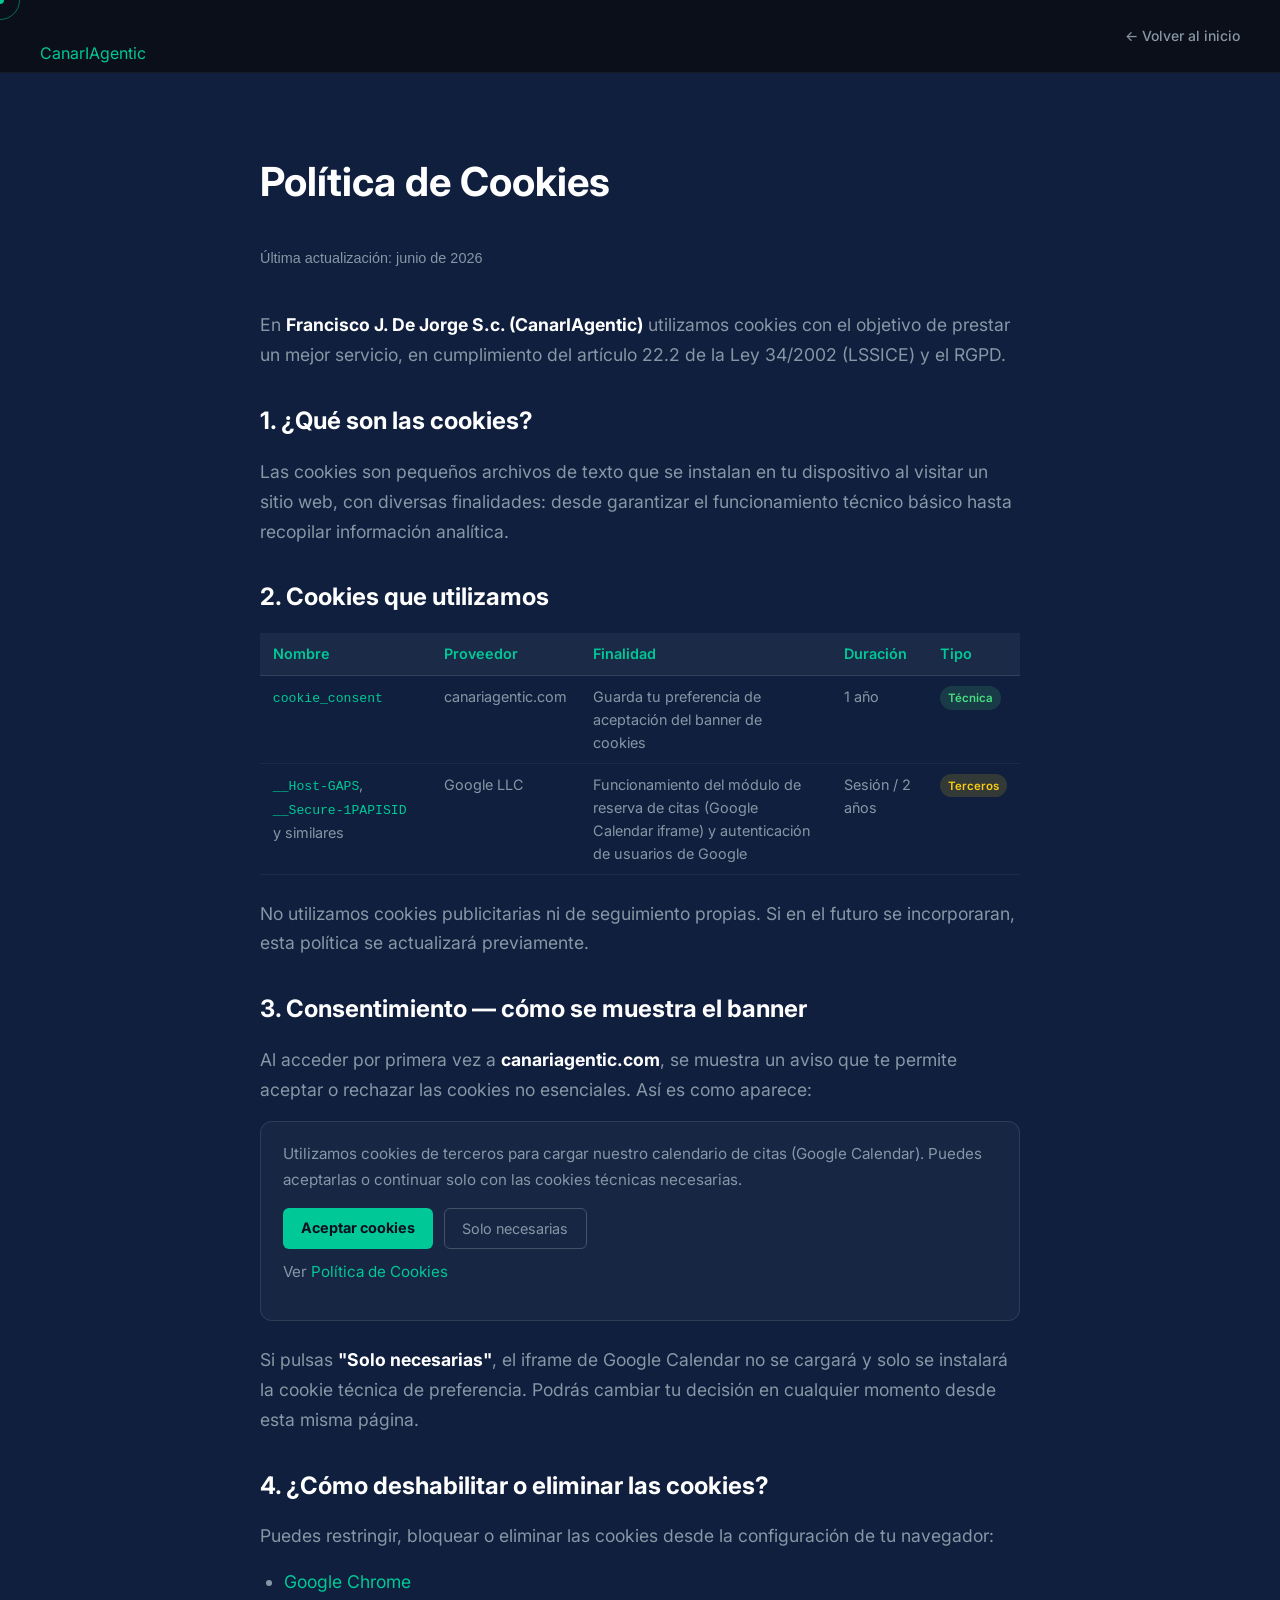
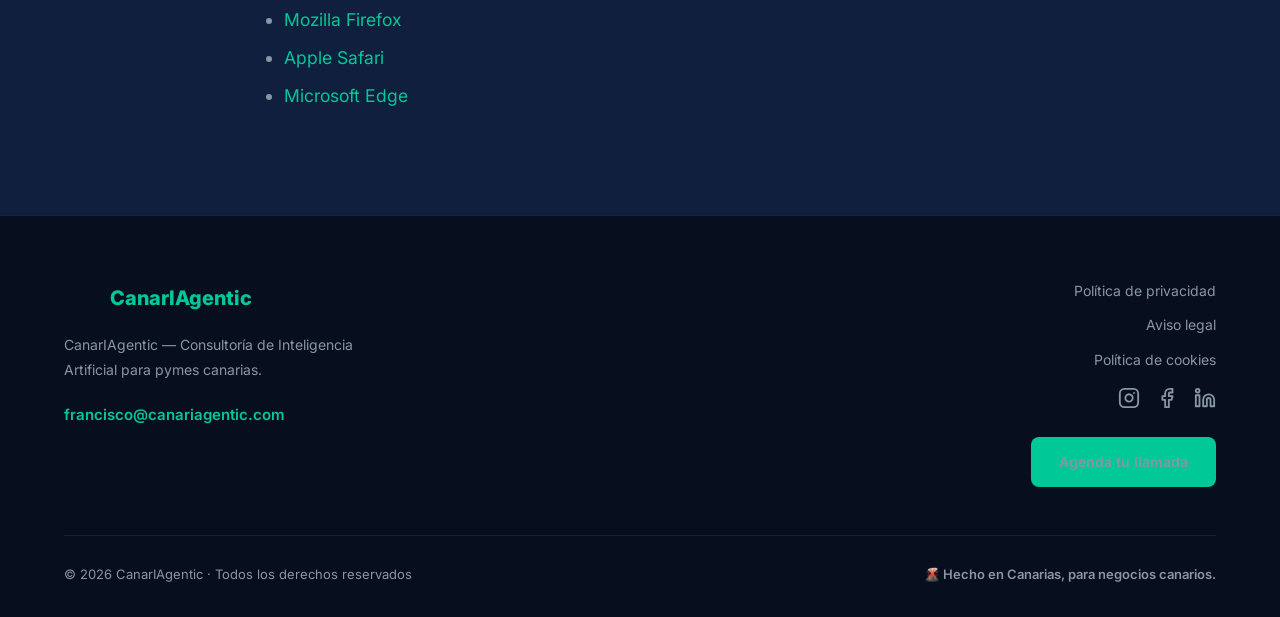
<file: politica-cookies.html>
<!DOCTYPE html>
<html lang="es">
<head>
<meta charset="UTF-8">
<meta name="viewport" content="width=device-width,initial-scale=1.0">
<title>Política de Cookies — CanarIAgentic</title>
<link rel="stylesheet" href="style.css">
<link rel="icon" type="image/webp" href="fotos/logo_icon_1.webp">
<link rel="apple-touch-icon" href="fotos/logo_icon_1.webp">
<style>
  .legal-section { padding: 150px 0 80px; background-color: var(--navy); }
  .legal-section h1 { color: var(--white); margin-bottom: 2rem; font-size: 2.5rem; }
  .legal-section .updated { color: var(--gray); font-size: 0.9rem; margin-bottom: 2.5rem; font-family: sans-serif; }
  .legal-section h2 { color: var(--white); margin-top: 2rem; margin-bottom: 1rem; font-size: 1.5rem; }
  .legal-section p, .legal-section li { margin-bottom: 1rem; line-height: 1.7; font-size: 1.1rem; color: var(--gray); }
  .legal-section ul { margin-bottom: 1.5rem; padding-left: 1.5rem; }
  .legal-section li { margin-bottom: 0.5rem; }
  .legal-section strong { color: var(--white); }
  .legal-section a { color: var(--green); text-decoration: none; }
  .legal-section a:hover { text-decoration: underline; }
  .legal-container { max-width: 800px; margin: 0 auto; padding: 0 20px; position:relative; z-index:2; }
  .cookie-table { width: 100%; border-collapse: collapse; margin: 1rem 0 1.5rem; font-size: 0.9rem; }
  .cookie-table th { background: rgba(255,255,255,0.05); color: var(--green); text-align: left; padding: 0.6rem 0.8rem; font-weight: 600; border-bottom: 1px solid rgba(255,255,255,0.1); }
  .cookie-table td { padding: 0.55rem 0.8rem; color: var(--gray); border-bottom: 1px solid rgba(255,255,255,0.05); vertical-align: top; }
  .cookie-table code { font-size: 0.82rem; color: var(--green); }
  .badge { display: inline-block; font-size: 0.72rem; padding: 0.15rem 0.5rem; border-radius: 999px; font-weight: 600; }
  .badge-green { background: rgba(74,222,128,0.15); color: #4ade80; }
  .badge-yellow { background: rgba(250,204,21,0.15); color: #facc15; }
  .banner-demo { background: rgba(255,255,255,0.03); border: 1px solid rgba(255,255,255,0.1); border-radius: 12px; padding: 1.2rem 1.4rem; margin: 1rem 0 1.5rem; }
  .banner-demo p { font-size: 0.95rem; margin-bottom: 1rem; }
  .banner-buttons { display: flex; gap: 0.7rem; flex-wrap: wrap; }
  .btn-accept-demo { padding: 0.5rem 1.1rem; border-radius: 6px; background: var(--green); color: #0a0f1e; font-weight: 700; font-size: 0.9rem; border: none; cursor: default; }
  .btn-reject-demo { padding: 0.5rem 1.1rem; border-radius: 6px; background: transparent; color: var(--gray); border: 1px solid rgba(255,255,255,0.2); font-size: 0.9rem; cursor: default; }
  .banner-note { font-size: 0.78rem; color: var(--gray); margin-top: 0.6rem; }
</style>
</head>
<body>
<canvas id="neural-canvas"></canvas>
<header id="header" style="background: rgba(10,14,23,0.9); border-bottom: 1px solid rgba(255,255,255,0.05);">
  <div class="header-inner">
    <a href="index.html" class="logo">
      <div class="logo-icon"><video src="video-1776110286845.mp4" autoplay loop muted playsinline aria-hidden="true"></video></div>
      <span>Canar<span style="color:var(--green);">IA</span>gentic</span>
    </a>
    <nav id="mainNav"><a href="index.html">← Volver al inicio</a></nav>
  </div>
</header>
<section class="legal-section">
  <div class="legal-container">
    <h1>Política de Cookies</h1>
    <p class="updated">Última actualización: junio de 2026</p>
    <p>En <strong>Francisco J. De Jorge S.c. (CanarIAgentic)</strong> utilizamos cookies con el objetivo de prestar un mejor servicio, en cumplimiento del artículo 22.2 de la Ley 34/2002 (LSSICE) y el RGPD.</p>
    <h2>1. ¿Qué son las cookies?</h2>
    <p>Las cookies son pequeños archivos de texto que se instalan en tu dispositivo al visitar un sitio web, con diversas finalidades: desde garantizar el funcionamiento técnico básico hasta recopilar información analítica.</p>
    <h2>2. Cookies que utilizamos</h2>
    <table class="cookie-table">
      <thead>
        <tr>
          <th>Nombre</th>
          <th>Proveedor</th>
          <th>Finalidad</th>
          <th>Duración</th>
          <th>Tipo</th>
        </tr>
      </thead>
      <tbody>
        <tr>
          <td><code>cookie_consent</code></td>
          <td>canariagentic.com</td>
          <td>Guarda tu preferencia de aceptación del banner de cookies</td>
          <td>1 año</td>
          <td><span class="badge badge-green">Técnica</span></td>
        </tr>
        <tr>
          <td><code>__Host-GAPS</code>, <code>__Secure-1PAPISID</code> y similares</td>
          <td>Google LLC</td>
          <td>Funcionamiento del módulo de reserva de citas (Google Calendar iframe) y autenticación de usuarios de Google</td>
          <td>Sesión / 2 años</td>
          <td><span class="badge badge-yellow">Terceros</span></td>
        </tr>
      </tbody>
    </table>
    <p>No utilizamos cookies publicitarias ni de seguimiento propias. Si en el futuro se incorporaran, esta política se actualizará previamente.</p>
    <h2>3. Consentimiento — cómo se muestra el banner</h2>
    <p>Al acceder por primera vez a <strong>canariagentic.com</strong>, se muestra un aviso que te permite aceptar o rechazar las cookies no esenciales. Así es como aparece:</p>
    <div class="banner-demo">
      <p>Utilizamos cookies de terceros para cargar nuestro calendario de citas (Google Calendar). Puedes aceptarlas o continuar solo con las cookies técnicas necesarias.</p>
      <div class="banner-buttons">
        <span class="btn-accept-demo">Aceptar cookies</span>
        <span class="btn-reject-demo">Solo necesarias</span>
      </div>
      <p class="banner-note">Ver <a href="politica-cookies.html">Política de Cookies</a></p>
    </div>
    <p>Si pulsas <strong>"Solo necesarias"</strong>, el iframe de Google Calendar no se cargará y solo se instalará la cookie técnica de preferencia. Podrás cambiar tu decisión en cualquier momento desde esta misma página.</p>
    <h2>4. ¿Cómo deshabilitar o eliminar las cookies?</h2>
    <p>Puedes restringir, bloquear o eliminar las cookies desde la configuración de tu navegador:</p>
    <ul>
      <li><a href="https://support.google.com/chrome/answer/95647" target="_blank" rel="noopener">Google Chrome</a></li>
      <li><a href="https://support.mozilla.org/es/kb/habilitar-y-deshabilitar-cookies-sitios-web-rastrear-preferencias" target="_blank" rel="noopener">Mozilla Firefox</a></li>
      <li><a href="https://support.apple.com/es-es/guide/safari/sfri11471/mac" target="_blank" rel="noopener">Apple Safari</a></li>
      <li><a href="https://support.microsoft.com/es-es/microsoft-edge/eliminar-las-cookies-en-microsoft-edge-63947406-40ac-c3b8-57b9-2a946a29ae09" target="_blank" rel="noopener">Microsoft Edge</a></li>
    </ul>
  </div>
</section>
<footer>
  <div class="container">
    <div class="footer-top">
      <div>
        <div class="footer-logo">
          <div class="logo-icon"><video src="video-1776110286845.mp4" autoplay loop muted playsinline aria-hidden="true"></video></div>
          <span>Canar<span style="color:var(--green);">IA</span>gentic</span>
        </div>
        <p class="footer-desc">CanarIAgentic — Consultoría de Inteligencia Artificial para pymes canarias.</p>
        <a href="mailto:francisco@canariagentic.com" class="footer-email">francisco@canariagentic.com</a>
      </div>
      <div class="footer-links">
        <a href="politica-privacidad.html">Política de privacidad</a>
        <a href="aviso-legal.html">Aviso legal</a>
        <a href="politica-cookies.html">Política de cookies</a>
        <div style="display: flex; gap: 16px; margin: 4px 0;">
          <a href="https://www.instagram.com/canariagentic/" target="_blank" aria-label="Instagram" style="display:flex; align-items:center;"><svg xmlns="http://www.w3.org/2000/svg" width="22" height="22" viewBox="0 0 24 24" fill="none" stroke="currentColor" stroke-width="2" stroke-linecap="round" stroke-linejoin="round"><rect x="2" y="2" width="20" height="20" rx="5" ry="5"></rect><path d="M16 11.37A4 4 0 1 1 12.63 8 4 4 0 0 1 16 11.37z"></path><line x1="17.5" y1="6.5" x2="17.51" y2="6.5"></line></svg></a>
          <a href="https://www.facebook.com/profile.php?id=61579694325128" target="_blank" aria-label="Facebook" style="display:flex; align-items:center;"><svg xmlns="http://www.w3.org/2000/svg" width="22" height="22" viewBox="0 0 24 24" fill="none" stroke="currentColor" stroke-width="2" stroke-linecap="round" stroke-linejoin="round"><path d="M18 2h-3a5 5 0 0 0-5 5v3H7v4h3v8h4v-8h3l1-4h-4V7a1 1 0 0 1 1-1h3z"></path></svg></a>
          <a href="https://www.linkedin.com/in/francisco-j-jorge-05318617b/" target="_blank" aria-label="LinkedIn" style="display:flex; align-items:center;"><svg xmlns="http://www.w3.org/2000/svg" width="22" height="22" viewBox="0 0 24 24" fill="none" stroke="currentColor" stroke-width="2" stroke-linecap="round" stroke-linejoin="round"><path d="M16 8a6 6 0 0 1 6 6v7h-4v-7a2 2 0 0 0-2-2 2 2 0 0 0-2 2v7h-4v-7a6 6 0 0 1 6-6z"></path><rect x="2" y="9" width="4" height="12"></rect><circle cx="4" cy="4" r="2"></circle></svg></a>
        </div>
        <a href="index.html#agenda" class="btn btn-primary" style="margin-top:12px">Agenda tu llamada</a>
      </div>
    </div>
    <hr class="footer-divider">
    <div class="footer-bottom">
      <p>© 2026 CanarIAgentic · Todos los derechos reservados</p>
      <p class="footer-made">🌋 Hecho en Canarias, para negocios canarios.</p>
    </div>
  </div>
</footer>
<script src="app.js"></script>
</body>
</html>
</file>
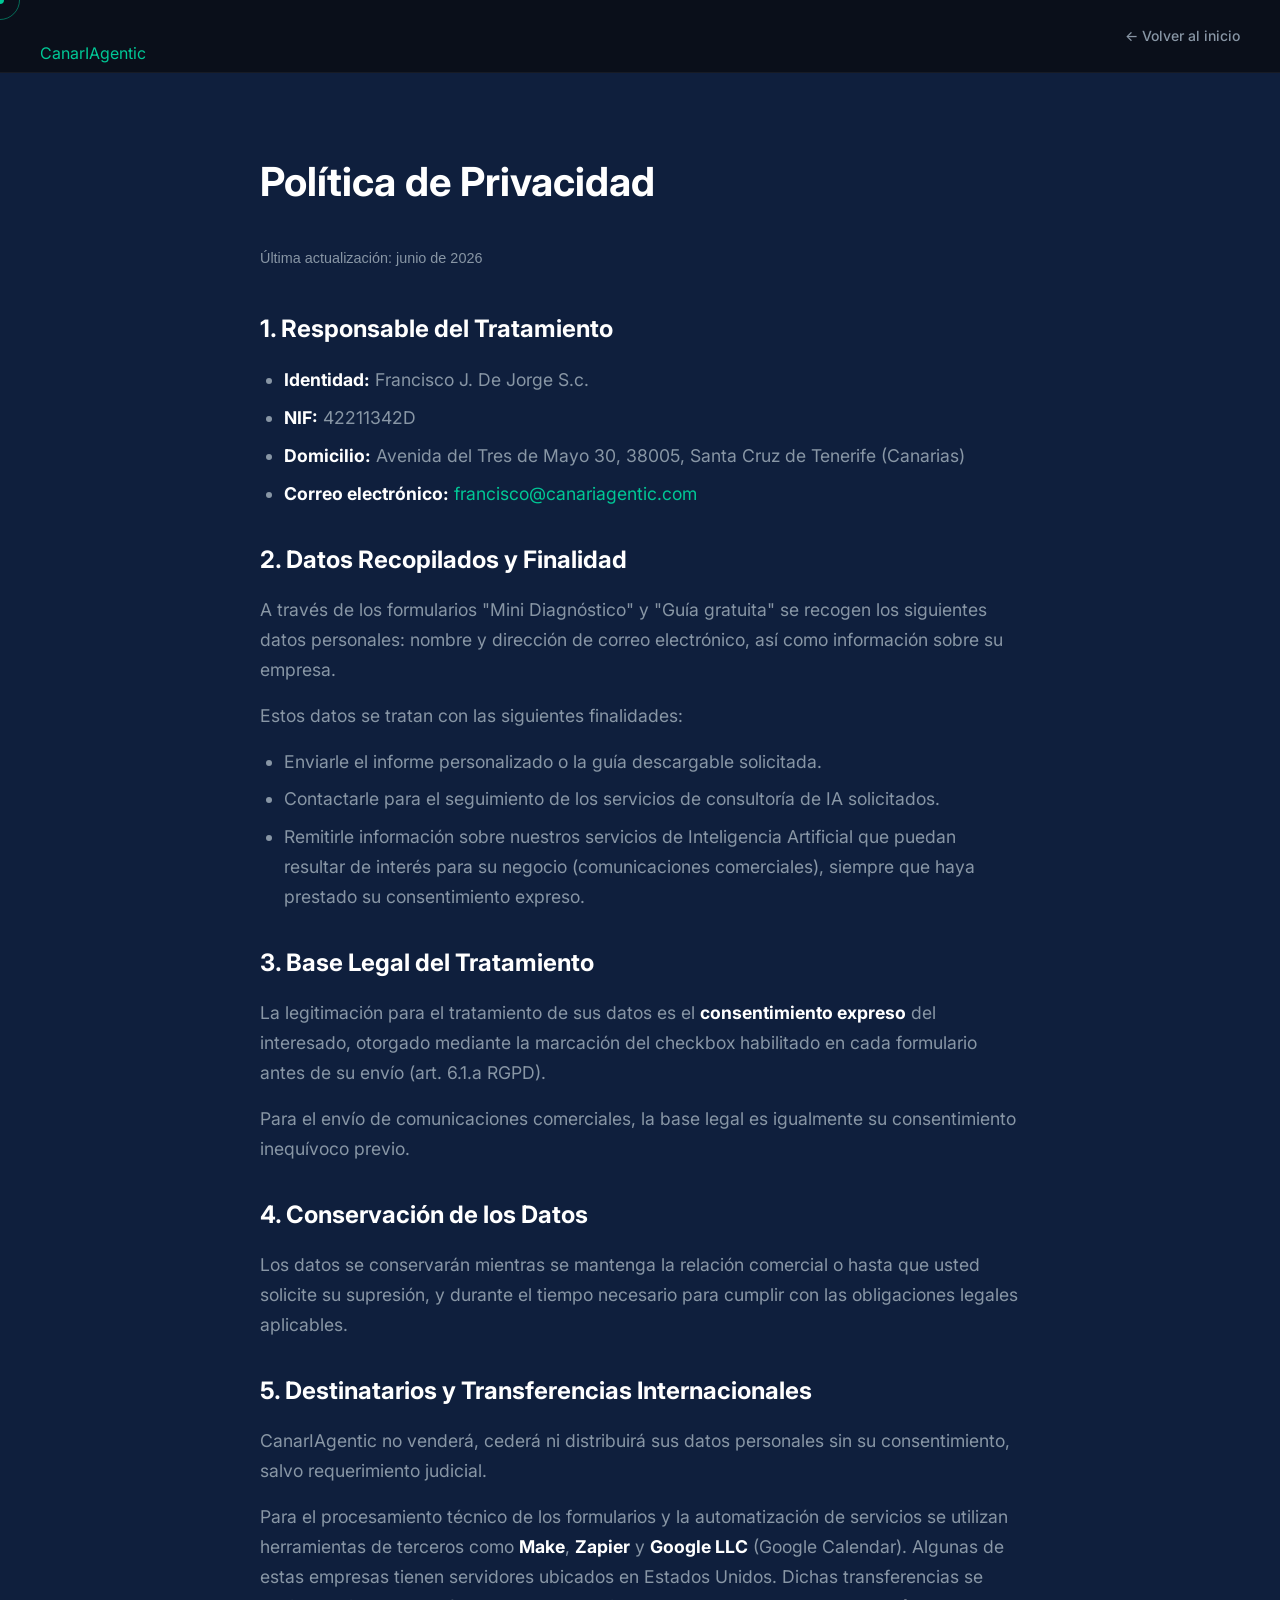
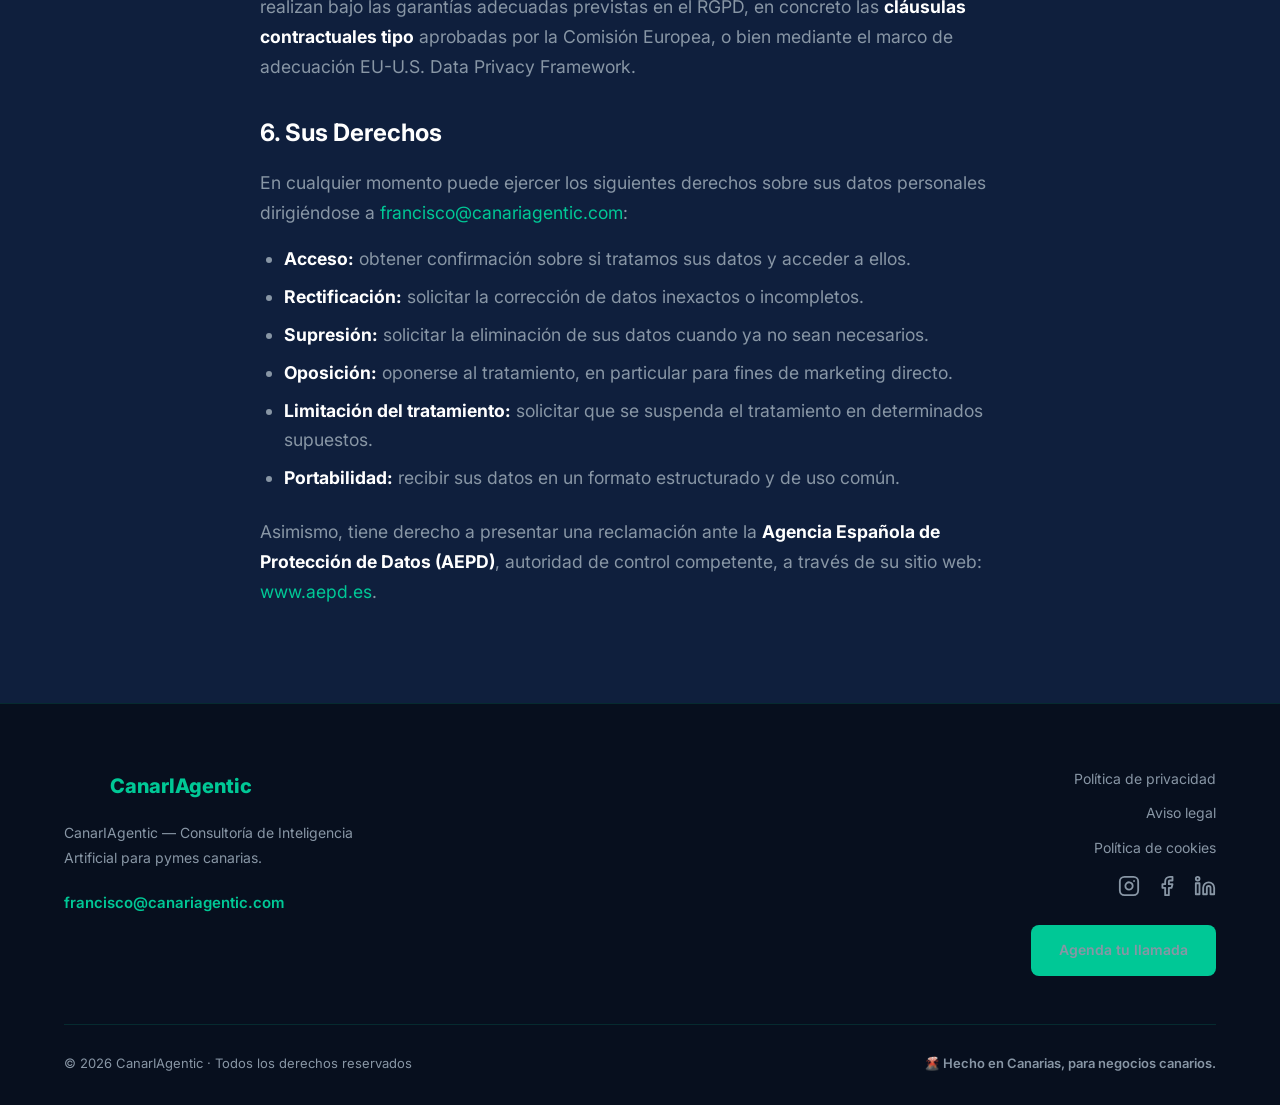
<file: politica-privacidad.html>
<!DOCTYPE html>
<html lang="es">
<head>
<meta charset="UTF-8">
<meta name="viewport" content="width=device-width,initial-scale=1.0">
<title>Política de Privacidad — CanarIAgentic</title>
<link rel="stylesheet" href="style.css">
<link rel="icon" type="image/webp" href="fotos/logo_icon_1.webp">
<link rel="apple-touch-icon" href="fotos/logo_icon_1.webp">
<style>
  .legal-section { padding: 150px 0 80px; background-color: var(--navy); }
  .legal-section h1 { color: var(--white); margin-bottom: 2rem; font-size: 2.5rem; }
  .legal-section .updated { color: var(--gray); font-size: 0.9rem; margin-bottom: 2.5rem; font-family: sans-serif; }
  .legal-section h2 { color: var(--white); margin-top: 2rem; margin-bottom: 1rem; font-size: 1.5rem; }
  .legal-section p, .legal-section li { margin-bottom: 1rem; line-height: 1.7; font-size: 1.1rem; color: var(--gray); }
  .legal-section ul { margin-bottom: 1.5rem; padding-left: 1.5rem; }
  .legal-section li { margin-bottom: 0.5rem; }
  .legal-section strong { color: var(--white); }
  .legal-section a { color: var(--green); text-decoration: none; }
  .legal-section a:hover { text-decoration: underline; }
  .legal-container { max-width: 800px; margin: 0 auto; padding: 0 20px; position:relative; z-index:2; }
</style>
</head>
<body>
<canvas id="neural-canvas"></canvas>
<header id="header" style="background: rgba(10,14,23,0.9); border-bottom: 1px solid rgba(255,255,255,0.05);">
  <div class="header-inner">
    <a href="index.html" class="logo">
      <div class="logo-icon"><video src="video-1776110286845.mp4" autoplay loop muted playsinline aria-hidden="true"></video></div>
      <span>Canar<span style="color:var(--green);">IA</span>gentic</span>
    </a>
    <nav id="mainNav"><a href="index.html">← Volver al inicio</a></nav>
  </div>
</header>
<section class="legal-section">
  <div class="legal-container">
    <h1>Política de Privacidad</h1>
    <p class="updated">Última actualización: junio de 2026</p>
    <h2>1. Responsable del Tratamiento</h2>
    <ul>
      <li><strong>Identidad:</strong> Francisco J. De Jorge S.c.</li>
      <li><strong>NIF:</strong> 42211342D</li>
      <li><strong>Domicilio:</strong> Avenida del Tres de Mayo 30, 38005, Santa Cruz de Tenerife (Canarias)</li>
      <li><strong>Correo electrónico:</strong> <a href="mailto:francisco@canariagentic.com">francisco@canariagentic.com</a></li>
    </ul>
    <h2>2. Datos Recopilados y Finalidad</h2>
    <p>A través de los formularios "Mini Diagnóstico" y "Guía gratuita" se recogen los siguientes datos personales: nombre y dirección de correo electrónico, así como información sobre su empresa.</p>
    <p>Estos datos se tratan con las siguientes finalidades:</p>
    <ul>
      <li>Enviarle el informe personalizado o la guía descargable solicitada.</li>
      <li>Contactarle para el seguimiento de los servicios de consultoría de IA solicitados.</li>
      <li>Remitirle información sobre nuestros servicios de Inteligencia Artificial que puedan resultar de interés para su negocio (comunicaciones comerciales), siempre que haya prestado su consentimiento expreso.</li>
    </ul>
    <h2>3. Base Legal del Tratamiento</h2>
    <p>La legitimación para el tratamiento de sus datos es el <strong>consentimiento expreso</strong> del interesado, otorgado mediante la marcación del checkbox habilitado en cada formulario antes de su envío (art. 6.1.a RGPD).</p>
    <p>Para el envío de comunicaciones comerciales, la base legal es igualmente su consentimiento inequívoco previo.</p>
    <h2>4. Conservación de los Datos</h2>
    <p>Los datos se conservarán mientras se mantenga la relación comercial o hasta que usted solicite su supresión, y durante el tiempo necesario para cumplir con las obligaciones legales aplicables.</p>
    <h2>5. Destinatarios y Transferencias Internacionales</h2>
    <p>CanarIAgentic no venderá, cederá ni distribuirá sus datos personales sin su consentimiento, salvo requerimiento judicial.</p>
    <p>Para el procesamiento técnico de los formularios y la automatización de servicios se utilizan herramientas de terceros como <strong>Make</strong>, <strong>Zapier</strong> y <strong>Google LLC</strong> (Google Calendar). Algunas de estas empresas tienen servidores ubicados en Estados Unidos. Dichas transferencias se realizan bajo las garantías adecuadas previstas en el RGPD, en concreto las <strong>cláusulas contractuales tipo</strong> aprobadas por la Comisión Europea, o bien mediante el marco de adecuación EU-U.S. Data Privacy Framework.</p>
    <h2>6. Sus Derechos</h2>
    <p>En cualquier momento puede ejercer los siguientes derechos sobre sus datos personales dirigiéndose a <a href="mailto:francisco@canariagentic.com">francisco@canariagentic.com</a>:</p>
    <ul>
      <li><strong>Acceso:</strong> obtener confirmación sobre si tratamos sus datos y acceder a ellos.</li>
      <li><strong>Rectificación:</strong> solicitar la corrección de datos inexactos o incompletos.</li>
      <li><strong>Supresión:</strong> solicitar la eliminación de sus datos cuando ya no sean necesarios.</li>
      <li><strong>Oposición:</strong> oponerse al tratamiento, en particular para fines de marketing directo.</li>
      <li><strong>Limitación del tratamiento:</strong> solicitar que se suspenda el tratamiento en determinados supuestos.</li>
      <li><strong>Portabilidad:</strong> recibir sus datos en un formato estructurado y de uso común.</li>
    </ul>
    <p>Asimismo, tiene derecho a presentar una reclamación ante la <strong>Agencia Española de Protección de Datos (AEPD)</strong>, autoridad de control competente, a través de su sitio web: <a href="https://www.aepd.es" target="_blank" rel="noopener">www.aepd.es</a>.</p>
  </div>
</section>
<footer>
  <div class="container">
    <div class="footer-top">
      <div>
        <div class="footer-logo">
          <div class="logo-icon"><video src="video-1776110286845.mp4" autoplay loop muted playsinline aria-hidden="true"></video></div>
          <span>Canar<span style="color:var(--green);">IA</span>gentic</span>
        </div>
        <p class="footer-desc">CanarIAgentic — Consultoría de Inteligencia Artificial para pymes canarias.</p>
        <a href="mailto:francisco@canariagentic.com" class="footer-email">francisco@canariagentic.com</a>
      </div>
      <div class="footer-links">
        <a href="politica-privacidad.html">Política de privacidad</a>
        <a href="aviso-legal.html">Aviso legal</a>
        <a href="politica-cookies.html">Política de cookies</a>
        <div style="display: flex; gap: 16px; margin: 4px 0;">
          <a href="https://www.instagram.com/canariagentic/" target="_blank" aria-label="Instagram" style="display:flex; align-items:center;"><svg xmlns="http://www.w3.org/2000/svg" width="22" height="22" viewBox="0 0 24 24" fill="none" stroke="currentColor" stroke-width="2" stroke-linecap="round" stroke-linejoin="round"><rect x="2" y="2" width="20" height="20" rx="5" ry="5"></rect><path d="M16 11.37A4 4 0 1 1 12.63 8 4 4 0 0 1 16 11.37z"></path><line x1="17.5" y1="6.5" x2="17.51" y2="6.5"></line></svg></a>
          <a href="https://www.facebook.com/profile.php?id=61579694325128" target="_blank" aria-label="Facebook" style="display:flex; align-items:center;"><svg xmlns="http://www.w3.org/2000/svg" width="22" height="22" viewBox="0 0 24 24" fill="none" stroke="currentColor" stroke-width="2" stroke-linecap="round" stroke-linejoin="round"><path d="M18 2h-3a5 5 0 0 0-5 5v3H7v4h3v8h4v-8h3l1-4h-4V7a1 1 0 0 1 1-1h3z"></path></svg></a>
          <a href="https://www.linkedin.com/in/francisco-j-jorge-05318617b/" target="_blank" aria-label="LinkedIn" style="display:flex; align-items:center;"><svg xmlns="http://www.w3.org/2000/svg" width="22" height="22" viewBox="0 0 24 24" fill="none" stroke="currentColor" stroke-width="2" stroke-linecap="round" stroke-linejoin="round"><path d="M16 8a6 6 0 0 1 6 6v7h-4v-7a2 2 0 0 0-2-2 2 2 0 0 0-2 2v7h-4v-7a6 6 0 0 1 6-6z"></path><rect x="2" y="9" width="4" height="12"></rect><circle cx="4" cy="4" r="2"></circle></svg></a>
        </div>
        <a href="index.html#agenda" class="btn btn-primary" style="margin-top:12px">Agenda tu llamada</a>
      </div>
    </div>
    <hr class="footer-divider">
    <div class="footer-bottom">
      <p>© 2026 CanarIAgentic · Todos los derechos reservados</p>
      <p class="footer-made">🌋 Hecho en Canarias, para negocios canarios.</p>
    </div>
  </div>
</footer>
<script src="app.js"></script>
</body>
</html>
</file>
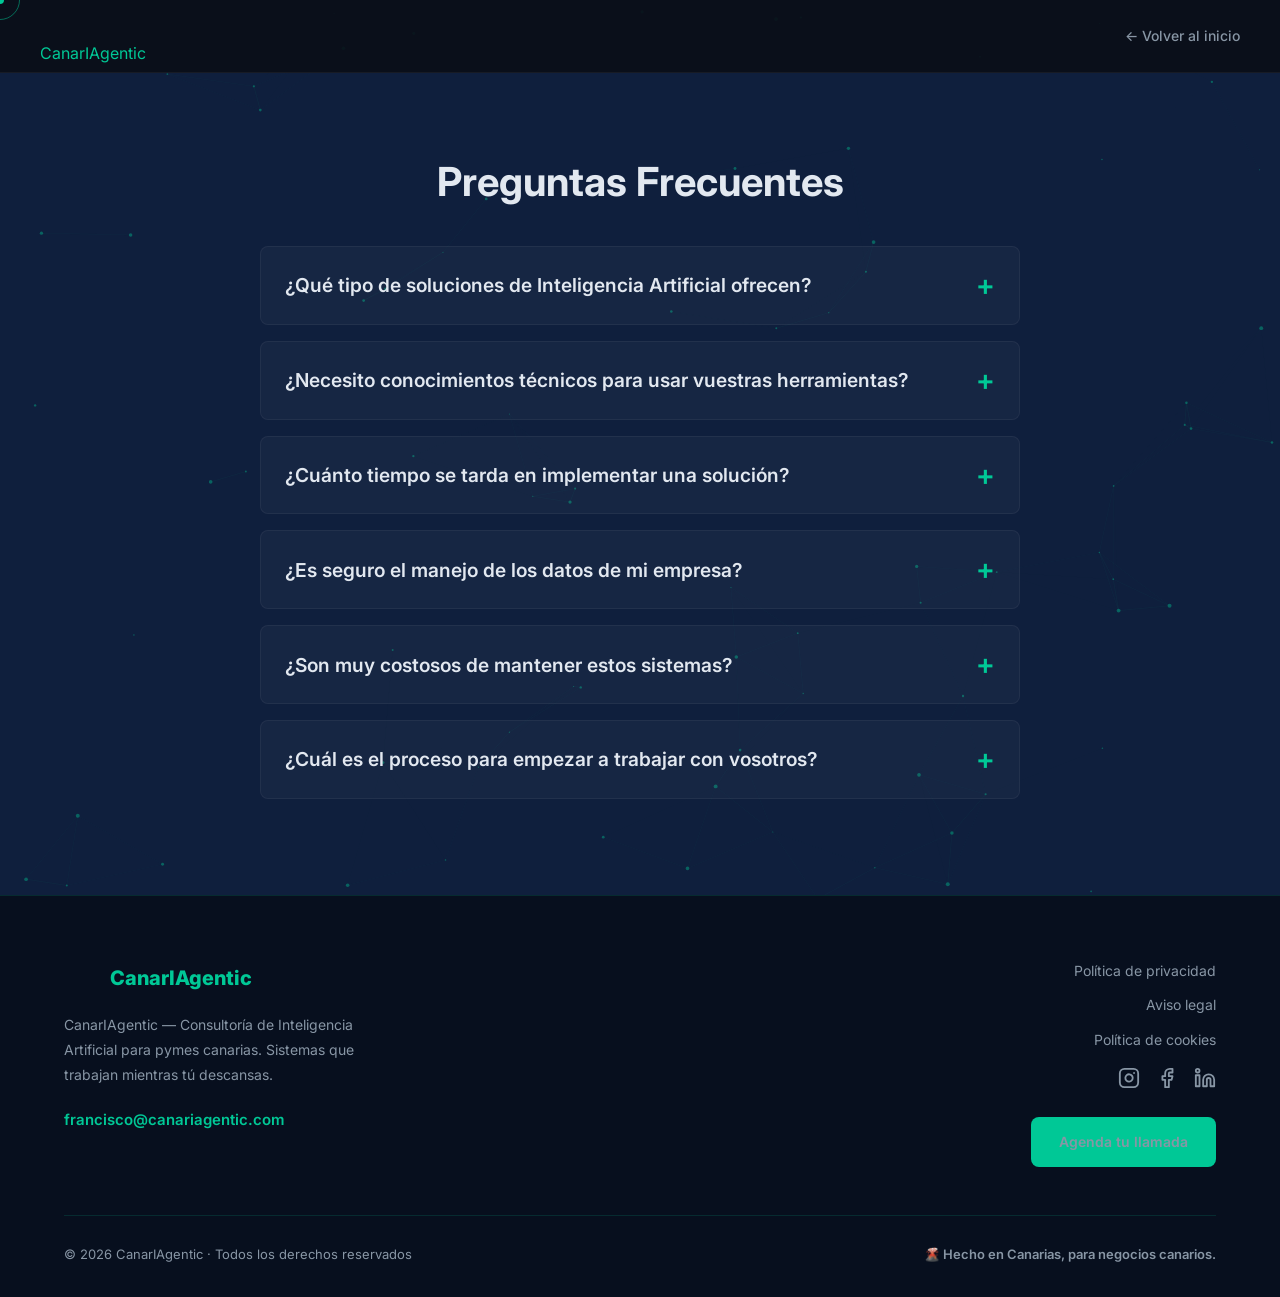
<file: preguntas-frecuentes.html>
<!DOCTYPE html>
<html lang="es">
<head>
<meta charset="UTF-8">
<meta name="viewport" content="width=device-width,initial-scale=1.0">
<title>Preguntas Frecuentes — CanarIAgentic</title>
<link rel="stylesheet" href="style.css">
<!-- Favicon -->
<link rel="icon" type="image/webp" href="fotos/logo_icon_1.webp">
<link rel="apple-touch-icon" href="fotos/logo_icon_1.webp">
<style>
  .legal-section {
    padding: 150px 0 80px;
    background-color: var(--bg-dark);
  }
  .legal-section h1 {
    color: var(--text-light);
    margin-bottom: 2rem;
    font-size: 2.5rem;
    text-align: center;
  }
  .faq-container {
    max-width: 800px;
    margin: 0 auto;
    padding: 0 20px;
  }
  .faq-item {
    margin-bottom: 1rem;
    background: rgba(255, 255, 255, 0.03);
    border: 1px solid rgba(255, 255, 255, 0.05);
    border-radius: 8px;
    overflow: hidden;
    transition: all 0.3s ease;
  }
  .faq-item:hover {
    background: rgba(255, 255, 255, 0.05);
  }
  .faq-question {
    width: 100%;
    text-align: left;
    padding: 1.5rem;
    background: none;
    border: none;
    color: var(--text-light);
    font-size: 1.2rem;
    font-weight: 600;
    cursor: pointer;
    display: flex;
    justify-content: space-between;
    align-items: center;
    font-family: inherit;
  }
  .faq-question::after {
    content: '+';
    font-size: 1.8rem;
    color: var(--green);
    transition: transform 0.3s ease;
    line-height: 1;
  }
  .faq-item.active {
    border-color: rgba(0, 200, 150, 0.3);
    box-shadow: 0 4px 20px rgba(0, 0, 0, 0.2);
  }
  .faq-item.active .faq-question::after {
    transform: rotate(45deg);
  }
  .faq-answer {
    max-height: 0;
    overflow: hidden;
    transition: max-height 0.4s ease, padding 0.4s ease;
    padding: 0 1.5rem;
  }
  .faq-item.active .faq-answer {
    max-height: 500px;
    padding: 0 1.5rem 1.5rem;
  }
  .faq-answer p {
    color: var(--text-muted);
    line-height: 1.7;
    font-size: 1.05rem;
    margin: 0;
  }
</style>
</head>
<body>

<!-- CANVAS BACKGROUND NEURONAL EFFECT -->
<canvas id="neural-canvas"></canvas>

<!-- HEADER -->
<header id="header" style="background: rgba(10,14,23,0.9); border-bottom: 1px solid rgba(255,255,255,0.05);">
  <div class="header-inner">
    <a href="index.html" class="logo">
      <div class="logo-icon">
        <video src="video-1776110286845.mp4" autoplay loop muted playsinline aria-hidden="true"></video>
      </div>
      <span>Canar<span style="color:var(--green);">IA</span>gentic</span>
    </a>
    <nav id="mainNav">
      <a href="index.html">← Volver al inicio</a>
    </nav>
  </div>
</header>

<section class="legal-section">
  <div class="faq-container">
    <h1>Preguntas Frecuentes</h1>
    
    <div class="faq-item">
      <button class="faq-question">¿Qué tipo de soluciones de Inteligencia Artificial ofrecen?</button>
      <div class="faq-answer">
        <p>Nos enfocamos en crear sistemas prácticos y rentables para tu empresa. Esto puede ir desde la automatización de tareas repetitivas (como la atención al cliente o la gestión de emails), hasta sistemas avanzados de análisis de datos o agentes virtuales que trabajan las 24 horas del día. No instalamos software por instalar; diseñamos soluciones que resuelven problemas reales de tu negocio.</p>
      </div>
    </div>

    <div class="faq-item">
      <button class="faq-question">¿Necesito conocimientos técnicos para usar vuestras herramientas?</button>
      <div class="faq-answer">
        <p>En absoluto. Nuestro objetivo es que la tecnología se adapte a ti y a tu equipo, no al revés. Desarrollamos herramientas intuitivas y fáciles de usar. Además, nos encargamos de todo el proceso técnico y te damos el soporte necesario para que puedas sacarles el máximo provecho desde el primer día.</p>
      </div>
    </div>

    <div class="faq-item">
      <button class="faq-question">¿Cuánto tiempo se tarda en implementar una solución?</button>
      <div class="faq-answer">
        <p>Depende de la complejidad del proyecto, pero nos caracterizamos por ser ágiles. Podemos implementar automatizaciones y agentes sencillos en cuestión de semanas (o incluso días). Para proyectos más complejos, trabajamos por fases, de modo que puedas empezar a ver resultados y retorno de inversión lo antes posible.</p>
      </div>
    </div>

    <div class="faq-item">
      <button class="faq-question">¿Es seguro el manejo de los datos de mi empresa?</button>
      <div class="faq-answer">
        <p>La privacidad y la seguridad son fundamentales. Construimos nuestros sistemas utilizando arquitecturas seguras y siguiendo las mejores prácticas en protección de datos. Nunca utilizamos tu información confidencial para entrenar modelos públicos de inteligencia artificial sin tu consentimiento.</p>
      </div>
    </div>

    <div class="faq-item">
      <button class="faq-question">¿Son muy costosos de mantener estos sistemas?</button>
      <div class="faq-answer">
        <p>No. Nuestro enfoque de venir "del barro de la empresa real" significa que entendemos la importancia de los costes. Buscamos soluciones que te ahorren dinero a largo plazo. Los costes de mantenimiento suelen ser mínimos y están basados únicamente en el uso real de las herramientas (como el consumo de servidores o APIs).</p>
      </div>
    </div>

    <div class="faq-item">
      <button class="faq-question">¿Cuál es el proceso para empezar a trabajar con vosotros?</button>
      <div class="faq-answer">
        <p>El primer paso es una reunión inicial gratuita donde analizamos tu negocio, tus cuellos de botella y vemos si la IA realmente puede ayudarte. Si hay un buen encaje, te presentamos una propuesta sin compromiso. Una vez aceptada, empezamos a construir y adaptar el sistema a tus necesidades.</p>
      </div>
    </div>

  </div>
</section>

<!-- FOOTER -->
<footer>
  <div class="container">
    <div class="footer-top">
      <div>
        <div class="footer-logo">
          <div class="logo-icon">
            <video src="video-1776110286845.mp4" autoplay loop muted playsinline aria-hidden="true"></video>
          </div>
          <span>Canar<span style="color:var(--green);">IA</span>gentic</span>
        </div>
        <p class="footer-desc">CanarIAgentic — Consultoría de Inteligencia Artificial para pymes canarias. Sistemas que trabajan mientras tú descansas.</p>
        <a href="mailto:francisco@canariagentic.com" class="footer-email">francisco@canariagentic.com</a>
      </div>
      <div class="footer-links">
        <a href="politica-privacidad.html">Política de privacidad</a>
        <a href="aviso-legal.html">Aviso legal</a>
        <a href="politica-cookies.html">Política de cookies</a>
        <div style="display: flex; gap: 16px; margin: 4px 0;">
          <a href="https://www.instagram.com/canariagentic/" target="_blank" aria-label="Instagram" style="display:flex; align-items:center;">
            <svg xmlns="http://www.w3.org/2000/svg" width="22" height="22" viewBox="0 0 24 24" fill="none" stroke="currentColor" stroke-width="2" stroke-linecap="round" stroke-linejoin="round"><rect x="2" y="2" width="20" height="20" rx="5" ry="5"></rect><path d="M16 11.37A4 4 0 1 1 12.63 8 4 4 0 0 1 16 11.37z"></path><line x1="17.5" y1="6.5" x2="17.51" y2="6.5"></line></svg>
          </a>
          <a href="https://www.facebook.com/profile.php?id=61579694325128" target="_blank" aria-label="Facebook" style="display:flex; align-items:center;">
            <svg xmlns="http://www.w3.org/2000/svg" width="22" height="22" viewBox="0 0 24 24" fill="none" stroke="currentColor" stroke-width="2" stroke-linecap="round" stroke-linejoin="round"><path d="M18 2h-3a5 5 0 0 0-5 5v3H7v4h3v8h4v-8h3l1-4h-4V7a1 1 0 0 1 1-1h3z"></path></svg>
          </a>
          <a href="https://www.linkedin.com/in/francisco-j-jorge-05318617b/" target="_blank" aria-label="LinkedIn" style="display:flex; align-items:center;">
            <svg xmlns="http://www.w3.org/2000/svg" width="22" height="22" viewBox="0 0 24 24" fill="none" stroke="currentColor" stroke-width="2" stroke-linecap="round" stroke-linejoin="round"><path d="M16 8a6 6 0 0 1 6 6v7h-4v-7a2 2 0 0 0-2-2 2 2 0 0 0-2 2v7h-4v-7a6 6 0 0 1 6-6z"></path><rect x="2" y="9" width="4" height="12"></rect><circle cx="4" cy="4" r="2"></circle></svg>
          </a>
        </div>
        <a href="index.html#agenda" class="btn btn-primary" style="margin-top:12px">Agenda tu llamada</a>
      </div>
    </div>
    <hr class="footer-divider">
    <div class="footer-bottom">
      <p>© 2026 CanarIAgentic · Todos los derechos reservados</p>
      <p class="footer-made">🌋 Hecho en Canarias, para negocios canarios.</p>
    </div>
  </div>
</footer>

<script src="app.js"></script>
<script>
  // FAQ Accordion Logic
  document.querySelectorAll('.faq-question').forEach(button => {
    button.addEventListener('click', () => {
      const currentItem = button.closest('.faq-item');
      const isActive = currentItem.classList.contains('active');
      
      // Cierra todos
      document.querySelectorAll('.faq-item').forEach(item => {
        item.classList.remove('active');
      });
      
      // Si no estaba activo, ábrelo
      if (!isActive) {
        currentItem.classList.add('active');
      }
    });
  });
</script>
</body>
</html>
</file>
<file: style.css>
@import url('https://fonts.googleapis.com/css2?family=Inter:wght@300;400;500;600;700;800&display=swap');

:root {
  --navy: #0F1F3D;
  --navy-light: #162847;
  --navy-mid: #1e3a5f;
  --green: #00C896;
  --green-dark: #00a07a;
  --white: #ffffff;
  --text: #e2e8f0;
  --gray: #8896a5;
  --border: rgba(0,200,150,0.15);
}

*{margin:0;padding:0;box-sizing:border-box;}
html{scroll-behavior:smooth;}
body{background:var(--navy);color:var(--text);font-family:'Inter',sans-serif;overflow-x:hidden;line-height:1.6;}
a{text-decoration:none;color:inherit;cursor:none;}
button, .btn, .option {cursor:none;}
img{max-width:100%;}

/* Accessibility: Screen-reader only */
.sr-only{position:absolute;width:1px;height:1px;padding:0;margin:-1px;overflow:hidden;clip:rect(0,0,0,0);white-space:nowrap;border:0;}

/* CUSTOM CURSOR */
.custom-cursor {
  position: fixed;
  top: 0; left: 0;
  width: 8px; height: 8px;
  background: var(--green);
  border-radius: 50%;
  pointer-events: none;
  z-index: 10000;
  transform: translate(-50%, -50%);
  transition: width 0.2s, height 0.2s, background-color 0.2s;
}
.custom-cursor-follower {
  position: fixed;
  top: 0; left: 0;
  width: 40px; height: 40px;
  border: 1px solid rgba(0, 200, 150, 0.5);
  border-radius: 50%;
  pointer-events: none;
  z-index: 9999;
  transform: translate(-50%, -50%);
  transition: transform 0.1s ease-out, width 0.2s, height 0.2s, border-color 0.2s;
}
.custom-cursor.hover {
  width: 12px; height: 12px;
  background: var(--white);
}
.custom-cursor-follower.hover {
  width: 60px; height: 60px;
  border-color: rgba(255, 255, 255, 0.8);
  background: rgba(255, 255, 255, 0.05);
}

/* NEURONAL CANVAS BG */
#neural-canvas {
  position: fixed;
  top: 0; left: 0;
  width: 100%; height: 100%;
  z-index: -3; /* Behind video backgrounds initially, will overlay on navy backgrounds */
  pointer-events: none;
  opacity: 0.8;
}

/* UTILITY */
.container{max-width:1200px;margin:0 auto;padding:0 24px;}
.section{padding:96px 0;}
.section-alt{background:var(--navy-light);}
.tag{display:inline-block;background:rgba(0,200,150,0.12);color:var(--green);border:1px solid var(--border);border-radius:20px;padding:6px 16px;font-size:13px;font-weight:600;letter-spacing:.05em;text-transform:uppercase;margin-bottom:20px;}
.btn{display:inline-flex;align-items:center;gap:8px;padding:14px 28px;border-radius:8px;font-size:15px;font-weight:600;cursor:pointer;transition:all .3s;border:none;font-family:'Inter',sans-serif;}
.btn-primary{background:var(--green);color:#0F1F3D;}
.btn-primary:hover{background:#00dfa8;transform:translateY(-2px);box-shadow:0 8px 30px rgba(0,200,150,.35);}
.btn-outline{background:transparent;color:var(--green);border:2px solid var(--green);}
.btn-outline:hover{background:rgba(0,200,150,.1);transform:translateY(-2px);}
.btn-lg{padding:18px 36px;font-size:17px;}
.check{color:var(--green);margin-right:10px;font-size:18px;}

/* HEADER */
header{position:fixed;top:0;left:0;right:0;z-index:1000;padding:0 24px;transition:all .4s;}
header.scrolled{background:rgba(15,31,61,.95);backdrop-filter:blur(20px);border-bottom:1px solid var(--border);padding:0 24px;}
.header-inner{max-width:1200px;margin:0 auto;display:flex;align-items:center;justify-content:space-between;height:72px;}
.logo-icon{width:36px;height:36px;border-radius:8px;display:flex;align-items:center;justify-content:center;overflow:hidden;}
.logo-icon video{width:100%;height:100%;object-fit:cover;}
.logo span{color:var(--green);}
nav{display:flex;align-items:center;gap:32px;}
nav a{color:var(--gray);font-size:14px;font-weight:500;transition:color .2s;}
nav a:hover{color:var(--white);}
.nav-cta{background:var(--green);color:#0F1F3D!important;padding:10px 20px;border-radius:8px;font-weight:700!important;font-size:14px!important;transition:all .3s!important;}
.nav-cta:hover{background:#00dfa8!important;transform:translateY(-1px);box-shadow:0 4px 20px rgba(0,200,150,.3);}
.menu-toggle{display:none;flex-direction:column;gap:5px;cursor:pointer;background:none;border:none;padding:4px;}
.menu-toggle span{display:block;width:24px;height:2px;background:var(--white);transition:all .3s;border-radius:2px;}

/* HERO */
.hero{min-height:100vh;display:flex;align-items:center;padding-top:72px;position:relative;overflow:hidden;background:var(--navy);z-index:1;}
.hero-video-bg{position:absolute;top:0;left:0;width:100%;height:100%;z-index:-2;}
.hero-video-bg video{width:100%;height:100%;object-fit:cover;opacity:0.6;}
.hero-overlay{position:absolute;top:0;left:0;width:100%;height:100%;background:radial-gradient(circle at center, transparent 0%, var(--navy) 100%), linear-gradient(0deg, var(--navy) 0%, transparent 50%, var(--navy) 100%);z-index:-1;}
.hero .container{position:relative;z-index:2;}
.hero-inner{display:grid;grid-template-columns:1fr 420px;gap:60px;align-items:center;padding:80px 0;}
.hero-badge{display:inline-flex;align-items:center;gap:8px;background:rgba(0,200,150,.1);border:1px solid var(--border);border-radius:20px;padding:8px 16px;font-size:13px;color:var(--green);font-weight:600;margin-bottom:28px;}
.hero-badge::before{content:'●';font-size:8px;animation:pulse 2s infinite;}
@keyframes pulse{0%,100%{opacity:1;}50%{opacity:.4;}}
.hero h1{font-size:clamp(36px,5vw,60px);font-weight:800;line-height:1.1;letter-spacing:-.03em;color:var(--white);margin-bottom:24px;}
.hero h1 span{color:var(--green);}
.hero-sub{font-size:17px;color:rgba(255,255,255,0.95);line-height:1.8;margin-bottom:36px;max-width:560px;text-shadow:0 1px 2px rgba(0,0,0,0.3);}
.hero-buttons{display:flex;flex-wrap:wrap;gap:14px;margin-bottom:20px;}
.hero-note{font-size:13px;color:var(--gray);font-style:italic;}
.hero-photo{position:relative;display:flex;align-items:flex-end;justify-content:center;}
.photo-wrapper{
  position:relative;
  width:100%;
  max-width:420px;
  padding: 12px;
  background: rgba(255, 255, 255, 0.03);
  backdrop-filter: blur(12px);
  -webkit-backdrop-filter: blur(12px);
  border-radius: 32px;
  border: 1px solid rgba(0, 200, 150, 0.2);
  box-shadow: 
    0 25px 50px -12px rgba(0, 0, 0, 0.5),
    0 0 20px rgba(0, 200, 150, 0.1);
  animation: floatPhoto 7s ease-in-out infinite;
}
.founder-img{
  display:block;
  width:100%;
  height:auto;
  object-fit:cover;
  border-radius:22px;
  filter: brightness(1.02) contrast(1.02);
  transition: all .5s ease;
}
.photo-wrapper:hover .founder-img {
  filter: brightness(1.1) contrast(1.05);
  transform: scale(1.02);
}

@keyframes floatPhoto{0%,100%{transform:translateY(0);}50%{transform:translateY(-12px);}}
.photo-glow{
  position:absolute;
  top: 50%;
  left: 50%;
  transform: translate(-50%, -50%);
  width: 120%;
  height: 120%;
  background: radial-gradient(circle, rgba(0,200,150,0.15) 0%, transparent 70%);
  pointer-events:none;
  filter:blur(40px);
  z-index: -1;
  animation: pulseGlow 10s ease-in-out infinite;
}
@keyframes pulseGlow {
  0%, 100% { opacity: 0.5; transform: translate(-50%, -50%) scale(1); }
  50% { opacity: 0.8; transform: translate(-50%, -50%) scale(1.1); }
}
.photo-badge{
  position:absolute;
  bottom: 8%;
  left: 50%;
  transform: translateX(-50%);
  display:flex;
  align-items:center;
  gap:12px;
  background:rgba(15, 31, 61, 0.6);
  backdrop-filter:blur(24px);
  -webkit-backdrop-filter:blur(24px);
  border:1px solid rgba(255, 255, 255, 0.1);
  border-radius:16px;
  padding:12px 22px;
  white-space:nowrap;
  box-shadow:0 12px 40px rgba(0,0,0,0.4);
}

.photo-badge-indicator{width:9px;height:9px;border-radius:50%;background:var(--green);box-shadow:0 0 8px var(--green);animation:pulse 2s infinite;flex-shrink:0;}
.photo-badge strong{display:block;color:var(--white);font-size:14px;font-weight:700;}
.photo-badge span{color:var(--gray);font-size:11px;}
.hero-stat{position:absolute;top:60px;right:-20px;background:rgba(15,31,61,.85);backdrop-filter:blur(16px);-webkit-backdrop-filter:blur(16px);border:1px solid rgba(0,200,150,0.25);border-radius:14px;padding:14px 18px;text-align:center;box-shadow:0 8px 32px rgba(0,0,0,0.35);}
.hero-stat strong{display:block;color:var(--green);font-size:26px;font-weight:800;}
.hero-stat span{color:var(--gray);font-size:11px;}

/* CREDIBILITY */
.cred-intro{display:grid;grid-template-columns:1fr 1fr;gap:60px;align-items:start;margin-bottom:64px;}
.cred-intro h2{font-size:clamp(28px,4vw,42px);font-weight:800;color:var(--white);line-height:1.2;letter-spacing:-.02em;}
.cred-intro p{color:var(--gray);font-size:16px;line-height:1.9;}
.cred-cols{display:grid;grid-template-columns:repeat(3,1fr);gap:24px;margin-bottom:48px;}
.cred-card{background:var(--navy-light);border:1px solid var(--border);border-radius:16px;padding:32px;transition:transform .3s,border-color .3s;}
.cred-card:hover{transform:translateY(-6px);border-color:rgba(0,200,150,.4);}
.cred-icon{width:48px;height:48px;background:rgba(0,200,150,.1);border-radius:12px;display:flex;align-items:center;justify-content:center;font-size:22px;margin-bottom:16px;}
.cred-card h3{color:var(--white);font-size:17px;font-weight:700;margin-bottom:10px;}
.cred-card p{color:var(--gray);font-size:14px;line-height:1.7;}
.example-block{
  background: linear-gradient(135deg, var(--navy-mid), #122846, var(--navy-mid));
  background-size: 200% 200%;
  animation: blockBgShift 12s ease infinite;
  border: 1px solid rgba(0, 200, 150, 0.25);
  border-radius: 20px;
  padding: 48px;
  position: relative;
  overflow: hidden;
  box-shadow: inset 0 0 60px rgba(0,200,150,0.03), 0 10px 40px rgba(0,0,0,0.2);
}
.example-block::before{
  content:'';
  position:absolute;
  top: -50%;
  left: 0;
  width: 200%;
  height: 200%;
  background: radial-gradient(circle at center, rgba(0,200,150,0.12) 0%, transparent 40%);
  animation: blockRotateOrb 20s linear infinite;
  pointer-events: none;
  z-index: 0;
}
.example-block > * { position: relative; z-index: 1; }

@keyframes blockBgShift {
  0% { background-position: 0% 50%; }
  50% { background-position: 100% 50%; }
  100% { background-position: 0% 50%; }
}

@keyframes blockRotateOrb {
  0% { transform: rotate(0deg) translate(-20%, -20%); }
  50% { transform: rotate(180deg) translate(10%, 10%); }
  100% { transform: rotate(360deg) translate(-20%, -20%); }
}
.example-tag-wrapper { display: inline-flex; align-items: center; gap: 8px; background: rgba(0, 200, 150, 0.1); border: 1px solid var(--border); border-radius: 20px; padding: 4px 12px 4px 4px; margin-bottom: 20px; box-shadow: 0 4px 12px rgba(0, 0, 0, 0.2); }
.example-tag-wrapper .tag-icon-small { width: 20px; height: 20px; border-radius: 50%; box-shadow: 0 2px 8px rgba(0, 200, 150, 0.3); }
.example-block .tag2{color:var(--green);font-size:13px;font-weight:700;text-transform:uppercase;letter-spacing:.1em;display:block;}
.example-block h3{color:var(--white);font-size:24px;font-weight:800;margin-bottom:16px;line-height:1.3;}
.example-block p{color:var(--gray);font-size:16px;line-height:1.8;margin-bottom:28px;max-width:700px;}

/* TESTIMONIAL STACK (Twitter-style) */
.testimonial-container {
  display: flex;
  justify-content: center;
  align-items: center;
  padding: 60px 0 100px;
  perspective: 1000px;
  overflow: visible;
}

.testimonial-stack {
  display: grid;
  grid-template-areas: "stack";
  place-items: center;
  position: relative;
  width: 100%;
  max-width: 400px;
}

.t-card {
  grid-area: stack;
  position: relative;
  width: 380px;
  min-height: 180px;
  background: rgba(22, 40, 71, 0.9);
  backdrop-filter: blur(12px);
  -webkit-backdrop-filter: blur(12px);
  border: 1px solid var(--border);
  border-radius: 16px;
  padding: 20px;
  transform: skewY(-8deg);
  transition: all 0.5s cubic-bezier(0.4, 0, 0.2, 1);
  cursor: pointer;
  user-select: none;
  text-decoration: none;
  color: inherit;
  box-shadow: 0 10px 30px rgba(0,0,0,0.3);
}

.t-card::before {
  content: '';
  position: absolute;
  top: 0; left: 0; width: 100%; height: 100%;
  background: rgba(15, 31, 61, 0.6);
  border-radius: 16px;
  transition: opacity 0.5s;
  z-index: 10;
  pointer-events: none;
}

.t-card:hover::before, .t-card.active::before {
  opacity: 0;
}

.t-card-1 { transform: translate(0, 0) skewY(-8deg); z-index: 10; filter: grayscale(1); }
.t-card-2 { transform: translate(40px, 40px) skewY(-8deg); z-index: 20; filter: grayscale(1); }
.t-card-3 { transform: translate(80px, 80px) skewY(-8deg); z-index: 30; filter: grayscale(1); }

/* Spreading effect using :has() (Works for hover and mobile .active) */
.testimonial-stack:has(.t-card-1:hover) .t-card-2,
.testimonial-stack:has(.t-card-1.active) .t-card-2 { transform: translate(140px, 120px) skewY(-8deg); }

.testimonial-stack:has(.t-card-1:hover) .t-card-3,
.testimonial-stack:has(.t-card-1.active) .t-card-3 { transform: translate(240px, 200px) skewY(-8deg); }

.testimonial-stack:has(.t-card-2:hover) .t-card-3,
.testimonial-stack:has(.t-card-2.active) .t-card-3 { transform: translate(180px, 160px) skewY(-8deg); }

.t-card:hover, .t-card.active {
  z-index: 100 !important;
  filter: grayscale(0) !important;
  border-color: var(--green);
  box-shadow: 0 20px 60px rgba(0, 200, 150, 0.3);
  transform: scale(1.05) skewY(-8deg) !important;
}


.t-header { display: flex; align-items: flex-start; gap: 12px; margin-bottom: 12px; }
.t-avatar { width: 44px; height: 44px; border-radius: 50%; overflow: hidden; display: flex; align-items: center; justify-content: center; background: #0b1a3d; }
.t-avatar img { width: 100%; height: 100%; object-fit: cover; }
.t-user-info { flex: 1; min-width: 0; }
.t-username { display: flex; align-items: center; gap: 4px; font-weight: 700; color: var(--white); font-size: 15px; }
.t-handle { color: var(--gray); font-size: 13px; }
.t-content { font-size: 14.5px; line-height: 1.5; color: var(--text); margin-bottom: 16px; display: -webkit-box; -webkit-line-clamp: 4; -webkit-box-orient: vertical; overflow: hidden; }
.t-footer { display: flex; justify-content: space-between; align-items: center; color: var(--gray); font-size: 12px; margin-top: auto; }
.t-stats { display: flex; gap: 16px; }
.t-stat { display: flex; align-items: center; gap: 4px; }
.t-icon-verified { width: 16px; height: 16px; color: #1d9bf0; flex-shrink: 0; }


@media(max-width: 768px) {
  .testimonial-container { padding: 40px 0 160px; overflow: hidden; }
  .testimonial-stack { transform: scale(0.85); width: 100%; left: -20px; }
  .t-card { width: 320px; }
  .t-card-2 { transform: translate(30px, 20px) skewY(-8deg); }
  .t-card-3 { transform: translate(60px, 40px) skewY(-8deg); }
  .testimonial-stack.spread-1 .t-card-2 { transform: translate(80px, 80px) skewY(-8deg); }
  .testimonial-stack.spread-1 .t-card-3 { transform: translate(140px, 160px) skewY(-8deg); }
  .testimonial-stack.spread-2 .t-card-3 { transform: translate(120px, 140px) skewY(-8deg); }
}


/* SECTORS */
.sectors-header{text-align:center;margin-bottom:16px;}
.sectors-header h2{font-size:clamp(28px,4vw,44px);font-weight:800;color:var(--white);letter-spacing:-.02em;margin-bottom:16px;}
.sectors-header p{color:var(--gray);font-size:17px;max-width:600px;margin:0 auto 56px;}
.sectors-grid{display:grid;grid-template-columns:repeat(auto-fill,minmax(280px,1fr));gap:20px;margin-bottom:48px;}
.sector-card{
  background: linear-gradient(135deg, var(--navy-light), #15243e, var(--navy-light));
  background-size: 200% 200%;
  animation: blockBgShift 15s ease infinite;
  border: 1px solid var(--border);
  border-radius: 16px;
  padding: 28px;
  position: relative;
  overflow: hidden;
  transition: all .3s;
  cursor: none;
}
.sector-card::before{
  content:'';
  position:absolute;
  top: -50%;
  left: 0;
  width: 200%;
  height: 200%;
  background: radial-gradient(circle at center, rgba(0,200,150,0.15) 0%, transparent 40%);
  animation: blockRotateOrb 25s linear infinite;
  pointer-events: none;
  z-index: 0;
}
.sector-card > * { position: relative; z-index: 1; }
.sector-card:hover{
  border-color: rgba(0,200,150,.5);
  background: linear-gradient(135deg, var(--navy-mid), #1a3258, var(--navy-mid));
  background-size: 200% 200%;
  box-shadow: 0 10px 30px rgba(0,0,0,0.3), inset 0 0 20px rgba(0,200,150,0.05);
}
.neon-icon {
  color: var(--green);
  filter: drop-shadow(0 0 8px rgba(0, 200, 150, 0.5));
  margin-bottom: 18px;
  display: block;
  transition: all 0.4s cubic-bezier(0.4, 0, 0.2, 1);
}
.sector-card:hover .neon-icon {
  filter: drop-shadow(0 0 16px rgba(0, 200, 150, 1));
  transform: scale(1.15) translateY(-4px);
  color: #00ffbf;
}
.sector-card h3{color:var(--white);font-size:16px;font-weight:700;margin-bottom:8px;}
.sector-card p{color:var(--gray);font-size:14px;line-height:1.6;}
.sector-card .sector-line{width:32px;height:2px;background:var(--green);border-radius:1px;margin-bottom:14px;}
.sectors-footer{text-align:center;}
.sectors-footer p{color:var(--gray);font-size:15px;margin-bottom:28px;max-width:600px;margin-left:auto;margin-right:auto;}

/* DIAGNOSTIC */
.diag-header{text-align:center;margin-bottom:56px;}
.diag-header h2{font-size:clamp(26px,4vw,42px);font-weight:800;color:var(--white);letter-spacing:-.02em;margin-bottom:16px;}
.diag-header p{color:var(--gray);font-size:17px;max-width:600px;margin:0 auto 10px;}
.diag-note{font-size:13px;color:var(--gray);opacity:.7;}
.diag-wrapper{max-width:720px;margin:0 auto;}
.progress-bar{height:4px;background:rgba(255,255,255,.1);border-radius:2px;margin-bottom:12px;overflow:hidden;}
.progress-fill{height:100%;background:var(--green);border-radius:2px;transition:width .4s ease;}
.progress-labels{display:flex;justify-content:space-between;margin-bottom:40px;}
.progress-labels span{font-size:12px;color:var(--gray);}
.progress-labels strong{font-size:12px;color:var(--green);}
.step{display:none;animation:fadeUp .4s ease;}
.step.active{display:block;}
@keyframes fadeUp{from{opacity:0;transform:translateY(16px);}to{opacity:1;transform:translateY(0);}}
.step-num{font-size:12px;color:var(--green);font-weight:700;text-transform:uppercase;letter-spacing:.1em;margin-bottom:10px;}
.step h3{color:var(--white);font-size:24px;font-weight:800;margin-bottom:28px;line-height:1.3;}
.options{display:grid;gap:12px;}
.option{display:flex;align-items:center;gap:14px;background:var(--navy-light);border:1px solid var(--border);border-radius:12px;padding:18px 22px;cursor:pointer;transition:all .25s;text-align:left;width:100%;font-family:'Inter',sans-serif;font-size:15px;color:var(--text);}
.option:hover{border-color:var(--green);background:rgba(0,200,150,.06);}
.option.selected{border-color:var(--green);background:rgba(0,200,150,.1);color:var(--white);}
.option-dot{width:20px;height:20px;border-radius:50%;border:2px solid var(--gray);flex-shrink:0;transition:all .25s;display:flex;align-items:center;justify-content:center;}
.option.selected .option-dot{background:var(--green);border-color:var(--green);}
.option.selected .option-dot::after{content:'✓';font-size:11px;color:#0F1F3D;font-weight:800;}
.step-nav{display:flex;justify-content:space-between;align-items:center;margin-top:32px;}
.btn-prev{background:none;border:1px solid var(--border);color:var(--gray);border-radius:8px;padding:12px 24px;font-size:14px;cursor:pointer;font-family:'Inter',sans-serif;transition:all .2s;}
.btn-prev:hover{border-color:var(--gray);color:var(--white);}
.btn-next{background:var(--green);color:#0F1F3D;border:none;border-radius:8px;padding:14px 32px;font-size:15px;font-weight:700;cursor:pointer;font-family:'Inter',sans-serif;transition:all .3s;display:flex;align-items:center;gap:8px;}
.btn-next:hover{background:#00dfa8;transform:translateY(-2px);box-shadow:0 6px 24px rgba(0,200,150,.3);}
.btn-next:disabled{opacity:.4;cursor:not-allowed;transform:none;}
.result{display:none;text-align:center;animation:fadeUp .5s ease;}
.result.show{display:block;}
.result-meter{width:160px;height:160px;margin:0 auto 32px;position:relative;}
.result-circle{width:100%;height:100%;border-radius:50%;background:conic-gradient(var(--green) 0% 78%,rgba(255,255,255,.1) 78%);display:flex;align-items:center;justify-content:center;}
.result-inner{width:120px;height:120px;background:var(--navy);border-radius:50%;display:flex;flex-direction:column;align-items:center;justify-content:center;}
.result-pct{font-size:36px;font-weight:800;color:var(--green);}
.result-pct-label{font-size:11px;color:var(--gray);}
.result h3{color:var(--white);font-size:28px;font-weight:800;margin-bottom:16px;}
.result p{color:var(--gray);font-size:16px;line-height:1.8;max-width:560px;margin:0 auto 32px;}
.result-form{background:var(--navy-light);border:1px solid var(--border);border-radius:16px;padding:32px;max-width:420px;margin:0 auto 24px;}
.result-form input{width:100%;background:var(--navy);border:1px solid var(--border);border-radius:8px;padding:14px 18px;color:var(--white);font-size:15px;font-family:'Inter',sans-serif;margin-bottom:12px;outline:none;transition:border-color .2s;}
.result-form input:focus{border-color:var(--green);}
.result-form input::placeholder{color:var(--gray);}
.result-note{font-size:13px;color:var(--gray);margin-top:16px;}

/* LEAD MAGNET */
.lm-inner{display:grid;grid-template-columns:1fr 1fr;gap:80px;align-items:center;}
.lm-content h2{font-size:clamp(26px,3.5vw,40px);font-weight:800;color:var(--white);line-height:1.2;letter-spacing:-.02em;margin-bottom:14px;}
.lm-content>p{color:var(--gray);font-size:16px;margin-bottom:24px;line-height:1.8;}
.guide-box{background:linear-gradient(135deg,var(--navy-mid),#1a3a5a);border:1px solid var(--border);border-radius:14px;padding:20px 24px;margin-bottom:28px;}
.guide-box h4{color:var(--green);font-size:15px;font-weight:700;line-height:1.4;}
.check-list{list-style:none;margin-bottom:32px;}
.check-list li{display:flex;align-items:flex-start;gap:10px;font-size:15px;color:var(--gray);margin-bottom:14px;line-height:1.6;}
.check-list li::before{content:'✓';color:var(--green);font-weight:800;flex-shrink:0;margin-top:2px;}
.lm-form{background:var(--navy-light);border:1px solid var(--border);border-radius:16px;padding:32px;margin-bottom:20px;}
.lm-form input{display:block;width:100%;background:var(--navy);border:1px solid var(--border);border-radius:8px;padding:14px 18px;color:var(--white);font-size:15px;font-family:'Inter',sans-serif;margin-bottom:12px;outline:none;transition:border-color .2s;}
.lm-form input:focus{border-color:var(--green);}
.lm-form input::placeholder{color:var(--gray);}
.lm-fine{font-size:12px;color:var(--gray);margin-top:14px;}
.lm-alt{font-size:15px;color:var(--gray);margin-bottom:16px;}
.lm-visual{position:relative;}
.lm-visual img{border-radius:20px;box-shadow:0 30px 80px rgba(0,0,0,.4);}
.lm-visual-badge{position:absolute;bottom:-20px;left:-20px;background:var(--navy-mid);border:1px solid var(--border);border-radius:12px;padding:16px 22px;}
.lm-visual-badge strong{display:block;color:var(--green);font-size:22px;font-weight:800;}
.lm-visual-badge span{color:var(--gray);font-size:12px;}
.guide-cover-img{width:100%;max-width:420px;height:auto;display:block;object-fit:contain;}

/* APPOINTMENT */
.appt-header{text-align:center;max-width:700px;margin:0 auto 64px;}
.appt-header h2{font-size:clamp(28px,4vw,44px);font-weight:800;color:var(--white);letter-spacing:-.02em;margin-bottom:16px;}
.appt-header p{color:var(--gray);font-size:17px;line-height:1.8;margin-bottom:12px;}
.appt-trust{font-size:15px;color:var(--green);font-style:italic;}
.appt-cols{display:grid;grid-template-columns:repeat(3,1fr);gap:24px;margin-bottom:56px;}
.appt-col{text-align:center;padding:32px 24px;}
.appt-icon{width:56px;height:56px;background:rgba(0,200,150,.1);border-radius:14px;display:flex;align-items:center;justify-content:center;font-size:24px;margin:0 auto 18px;}
.appt-col h3{color:var(--white);font-size:17px;font-weight:700;margin-bottom:10px;}
.appt-col p{color:var(--gray);font-size:14px;line-height:1.7;}
.calendar-container{background:var(--navy-light);border:1px solid var(--border);border-radius:20px;padding:40px;text-align:center;margin-bottom:32px;position:relative;overflow:hidden;}
.calendar-container::before{content:'';position:absolute;top:0;left:0;right:0;height:3px;background:linear-gradient(90deg,transparent,var(--green),transparent);}
.calendar-container p{color:var(--gray);font-size:15px;}
.calendar-container strong{display:block;color:var(--white);font-size:22px;font-weight:700;margin-bottom:12px;}
.iframe-wrapper{border-radius:12px;overflow:hidden;background:#ffffff;box-shadow:inset 0 0 10px rgba(0,0,0,0.2);margin-top:20px;height:800px;position:relative;}
.iframe-wrapper iframe{width:100%;height:100%;display:block;}
.calendar-placeholder{height:100%;display:flex;flex-direction:column;align-items:center;justify-content:center;gap:16px;padding:32px;background:var(--navy-light);}
.calendar-placeholder p{color:var(--gray);font-size:15px;max-width:360px;margin:0;}
.appt-below{text-align:center;}
.appt-below p{color:var(--gray);font-size:15px;margin-bottom:16px;}
.btn-wa{background:#25D366;color:#fff;display:inline-flex;align-items:center;gap:10px;padding:14px 28px;border-radius:8px;font-weight:700;font-size:15px;transition:all .3s;}
.btn-wa:hover{background:#20ba5a;transform:translateY(-2px);box-shadow:0 6px 24px rgba(37,211,102,.3);}

/* FOOTER */
footer{background:#070f1e;border-top:1px solid var(--border);padding:64px 0 32px;}
.footer-top{display:grid;grid-template-columns:1fr 1fr;gap:64px;margin-bottom:48px;}
.footer-logo{display:flex;align-items:center;gap:10px;font-weight:800;font-size:20px;margin-bottom:16px;}
.footer-logo .logo-icon{width:36px;height:36px;border-radius:8px;display:flex;align-items:center;justify-content:center;overflow:hidden;}
.footer-logo span{color:var(--green);}
.footer-desc{color:var(--gray);font-size:14px;line-height:1.8;max-width:320px;margin-bottom:20px;}
.footer-email{color:var(--green);font-size:15px;font-weight:600;}
.footer-links{display:flex;flex-direction:column;gap:12px;align-items:flex-end;}
.footer-links a{color:var(--gray);font-size:14px;transition:color .2s;}
.footer-links a:hover{color:var(--green);}
.footer-divider{border:none;border-top:1px solid var(--border);margin-bottom:28px;}
.footer-bottom{display:flex;justify-content:space-between;align-items:center;flex-wrap:wrap;gap:12px;}
.footer-bottom p{color:var(--gray);font-size:13px;}
.footer-made{color:var(--green);font-size:13px;font-weight:600;}

/* WHATSAPP FLOAT */
.wa-float{position:fixed;bottom:28px;right:28px;z-index:9999;width:56px;height:56px;background:#25D366;border-radius:50%;display:flex;align-items:center;justify-content:center;font-size:26px;box-shadow:0 4px 24px rgba(37,211,102,.5);transition:all .3s;animation:waglow 3s ease-in-out infinite;}
.wa-float:hover{transform:scale(1.12);box-shadow:0 8px 32px rgba(37,211,102,.6);}
@keyframes waglow{0%,100%{box-shadow:0 4px 24px rgba(37,211,102,.5);}50%{box-shadow:0 4px 40px rgba(37,211,102,.8);}}

/* ANIMATIONS */
.fade-up{opacity:0;transform:translateY(32px);transition:opacity .7s ease,transform .7s ease;}
.fade-up.visible{opacity:1;transform:translateY(0);}
.fade-up-d1{transition-delay:.1s;}
.fade-up-d2{transition-delay:.2s;}
.fade-up-d3{transition-delay:.3s;}

/* RESPONSIVE */
@media(max-width:1024px){
  .hero-inner{grid-template-columns:1fr;gap:48px;}
  .hero-photo{order:-1;max-width:400px;margin:0 auto;}
  .hero-stat{right:20px;top:20px;}
  .cred-intro{grid-template-columns:1fr;}
  .lm-inner{grid-template-columns:1fr;}
  .lm-visual{display:none;}
  .footer-top{grid-template-columns:1fr;}
  .footer-links{align-items:flex-start;}
}
@media(max-width:768px){
  .section{padding:72px 0;}
  nav{display:none;flex-direction:column;position:fixed;top:72px;left:0;right:0;background:rgba(15,31,61,.98);backdrop-filter:blur(20px);padding:24px;gap:20px;border-bottom:1px solid var(--border);}
  nav.open{display:flex;}
  .menu-toggle{display:flex;}
  .hero h1{font-size:34px;}
  .cred-cols{grid-template-columns:1fr;}
  .sectors-grid{grid-template-columns:1fr 1fr;}
  .appt-cols{grid-template-columns:1fr;}
  .footer-bottom{flex-direction:column;text-align:center;}
  .calendar-container{padding:20px 0;}
  .iframe-wrapper{height:900px; border-radius: 8px;}
  .iframe-wrapper iframe{height:100%;}
}
@media(max-width:480px){
  .hero-buttons{flex-direction:column;}
  .btn-lg{width:100%;justify-content:center;}
  .sectors-grid{grid-template-columns:1fr;}
}

/* =====================
   SERVICES SECTION
   ===================== */
.services-grid {
  display: grid;
  grid-template-columns: repeat(3, 1fr);
  gap: 24px;
  margin-bottom: 56px;
}
.service-card {
  background: linear-gradient(135deg, var(--navy-light), #15243e, var(--navy-light));
  background-size: 200% 200%;
  animation: blockBgShift 15s ease infinite;
  border: 1px solid var(--border);
  border-radius: 20px;
  padding: 36px 32px;
  position: relative;
  overflow: hidden;
  display: flex;
  flex-direction: column;
  gap: 0;
  transition: transform .35s, border-color .35s, box-shadow .35s;
}
.service-card::before {
  content: '';
  position: absolute;
  top: -50%; left: 0;
  width: 200%; height: 200%;
  background: radial-gradient(circle at center, rgba(0,200,150,0.12) 0%, transparent 40%);
  animation: blockRotateOrb 22s linear infinite;
  pointer-events: none;
  z-index: 0;
}
.service-card > * { position: relative; z-index: 1; }

.service-card:hover {
  transform: translateY(-8px);
  border-color: rgba(0,200,150,.45);
  box-shadow: 0 20px 50px rgba(0,0,0,.35), 0 0 30px rgba(0,200,150,.08);
}

/* Featured card */
.service-card-featured {
  border-color: rgba(0,200,150,.4);
  background: linear-gradient(135deg, var(--navy-mid), #1a3560, var(--navy-mid));
  box-shadow: 0 0 0 1px rgba(0,200,150,.25), 0 12px 40px rgba(0,0,0,.3), inset 0 0 60px rgba(0,200,150,.04);
}
.service-card-featured::after {
  content: '';
  position: absolute;
  top: 0; left: 0; right: 0;
  height: 3px;
  background: linear-gradient(90deg, transparent, var(--green), transparent);
  border-radius: 20px 20px 0 0;
}

.service-card-top {
  display: flex;
  align-items: flex-start;
  justify-content: space-between;
  margin-bottom: 20px;
}
.service-icon-wrap {
  width: 56px;
  height: 56px;
  background: rgba(0,200,150,.1);
  border: 1px solid rgba(0,200,150,.2);
  border-radius: 14px;
  display: flex;
  align-items: center;
  justify-content: center;
  transition: all .4s;
}
.service-card:hover .service-icon-wrap {
  background: rgba(0,200,150,.18);
  border-color: rgba(0,200,150,.45);
  box-shadow: 0 0 20px rgba(0,200,150,.2);
}
.service-card:hover .neon-icon {
  filter: drop-shadow(0 0 16px rgba(0, 200, 150, 1));
  transform: scale(1.15) translateY(-4px);
  color: #00ffbf;
}
.service-num {
  font-size: 36px;
  font-weight: 900;
  color: rgba(0,200,150,.15);
  letter-spacing: -.04em;
  line-height: 1;
  transition: color .35s;
}
.service-card:hover .service-num,
.service-card-featured .service-num {
  color: rgba(0,200,150,.3);
}
.service-card h3 {
  color: var(--white);
  font-size: 19px;
  font-weight: 800;
  margin-bottom: 12px;
  line-height: 1.25;
  letter-spacing: -.02em;
}
.service-card > p {
  color: var(--gray);
  font-size: 14px;
  line-height: 1.75;
  margin-bottom: 24px;
}
.service-features {
  list-style: none;
  margin-bottom: 28px;
  display: flex;
  flex-direction: column;
  gap: 10px;
  flex: 1;
}
.service-features li {
  display: flex;
  align-items: center;
  gap: 10px;
  font-size: 13.5px;
  color: rgba(226,232,240,.75);
  line-height: 1.5;
}
.service-features li::before {
  content: '';
  width: 18px;
  height: 18px;
  flex-shrink: 0;
  background: rgba(0,200,150,.12);
  border: 1px solid rgba(0,200,150,.35);
  border-radius: 50%;
  display: inline-flex;
  align-items: center;
  justify-content: center;
  background-image: url("data:image/svg+xml,%3Csvg xmlns='http://www.w3.org/2000/svg' width='10' height='10' viewBox='0 0 24 24' fill='none' stroke='%2300C896' stroke-width='3.5' stroke-linecap='round' stroke-linejoin='round'%3E%3Cpolyline points='20 6 9 17 4 12'/%3E%3C/svg%3E");
  background-repeat: no-repeat;
  background-position: center;
  background-size: 10px;
}
.service-badge {
  display: inline-block;
  background: rgba(0,200,150,.1);
  border: 1px solid rgba(0,200,150,.25);
  color: var(--green);
  border-radius: 20px;
  padding: 6px 14px;
  font-size: 12px;
  font-weight: 700;
  letter-spacing: .04em;
  text-transform: uppercase;
  align-self: flex-start;
  margin-top: auto;
}
.service-badge-featured {
  background: var(--green);
  color: #0F1F3D;
  border-color: var(--green);
  box-shadow: 0 4px 16px rgba(0,200,150,.3);
}

/* =====================
   PROCESS TIMELINE
   ===================== */
.process-timeline {
  max-width: 760px;
  margin: 0 auto 64px;
  display: flex;
  flex-direction: column;
  gap: 0;
  position: relative;
}
.process-step {
  display: grid;
  grid-template-columns: 56px 2px 1fr;
  gap: 0 24px;
  align-items: stretch;
  position: relative;
}
.process-dot {
  width: 56px;
  height: 56px;
  background: rgba(0,200,150,.1);
  border: 2px solid rgba(0,200,150,.35);
  border-radius: 50%;
  display: flex;
  align-items: center;
  justify-content: center;
  color: var(--green);
  flex-shrink: 0;
  position: relative;
  z-index: 2;
  transition: all .45s;
  box-shadow: 0 0 0 0 rgba(0,200,150,0);
  align-self: start;
  margin-top: 0;
}
.process-dot svg {
  filter: drop-shadow(0 0 6px rgba(0,200,150,.5));
  transition: all .4s;
}
.process-step:hover .process-dot {
  background: rgba(0,200,150,.2);
  border-color: var(--green);
  box-shadow: 0 0 20px rgba(0,200,150,.3);
}
.process-step:hover .process-dot svg {
  filter: drop-shadow(0 0 12px rgba(0,200,150,.9));
  transform: scale(1.1);
}
.process-dot-last {
  background: rgba(0,200,150,.18);
  border-color: var(--green);
  box-shadow: 0 0 30px rgba(0,200,150,.35);
}
.process-connector {
  width: 2px;
  background: linear-gradient(to bottom, rgba(0,200,150,.4), rgba(0,200,150,.1));
  flex-shrink: 0;
  margin: 56px auto 0;
}
.process-step-last {
  grid-template-columns: 56px 1fr;
}
.process-step-last .process-connector { display: none; }
.process-content {
  padding: 4px 0 48px;
}
.process-step-last .process-content { padding-bottom: 0; }
.process-num {
  display: block;
  font-size: 11px;
  font-weight: 700;
  color: var(--green);
  text-transform: uppercase;
  letter-spacing: .12em;
  margin-bottom: 6px;
}
.process-content h3 {
  color: var(--white);
  font-size: 20px;
  font-weight: 800;
  letter-spacing: -.02em;
  margin-bottom: 10px;
  line-height: 1.25;
  transition: color .3s;
}
.process-step:hover .process-content h3 {
  color: #e8fffa;
}
.process-content p {
  color: var(--gray);
  font-size: 15px;
  line-height: 1.75;
  max-width: 560px;
}
.process-cta {
  text-align: center;
  padding-top: 8px;
}

/* Responsive — services */
@media(max-width: 900px) {
  .services-grid { grid-template-columns: 1fr; max-width: 540px; margin-left: auto; margin-right: auto; }
}
@media(max-width: 768px) {
  .services-grid { grid-template-columns: 1fr; max-width: 100%; }
  .process-step { grid-template-columns: 48px 2px 1fr; gap: 0 16px; }
  .process-step-last { grid-template-columns: 48px 1fr; }
  .process-dot { width: 48px; height: 48px; }
  .process-connector { margin-top: 48px; }
  .process-content h3 { font-size: 18px; }
}

/* --- PREMIUM MONETIZATION FEATURES --- */

/* SOCIAL PROOF POPUP */
.social-proof-widget {
  position: fixed;
  bottom: 24px;
  left: 24px;
  background: rgba(15, 31, 61, 0.95);
  border: 1px solid var(--border);
  backdrop-filter: blur(16px);
  -webkit-backdrop-filter: blur(16px);
  border-radius: 12px;
  padding: 16px 20px;
  display: flex;
  align-items: center;
  justify-content: space-between;
  box-shadow: 0 10px 40px rgba(0,0,0,0.4);
  z-index: 9998;
  transform: translateY(120px);
  opacity: 0;
  transition: all 0.5s cubic-bezier(0.4, 0, 0.2, 1);
  max-width: 340px;
}
.social-proof-widget.visible {
  transform: translateY(0);
  opacity: 1;
}
.social-proof-widget.hidden { display: none; }
.hidden { display: none !important; }
.social-proof-content {
  display: flex;
  align-items: center;
  gap: 12px;
}
.sp-icon {
  font-size: 24px;
}
.sp-text {
  display: flex;
  flex-direction: column;
}
.sp-text strong {
  color: var(--white);
  font-size: 14px;
  line-height: 1.2;
}
.sp-text span {
  color: var(--gray);
  font-size: 12px;
  line-height: 1.4;
}
.sp-text small {
  color: var(--green);
  font-size: 11px;
  font-weight: 600;
  margin-top: 4px;
}
.sp-close {
  background: none;
  border: none;
  color: var(--gray);
  font-size: 20px;
  cursor: none;
  padding: 0 0 0 12px;
  display: flex;
  align-items: center;
  height: 100%;
}
.sp-close:hover { color: var(--white); }

/* STICKY BOTTOM CTA */
.sticky-bottom-cta {
  position: fixed;
  bottom: -100px;
  left: 0;
  width: 100%;
  background: rgba(15, 31, 61, 0.95);
  backdrop-filter: blur(20px);
  -webkit-backdrop-filter: blur(20px);
  border-top: 1px solid var(--border);
  padding: 16px 24px;
  z-index: 9997;
  transition: bottom 0.4s ease;
  box-shadow: 0 -10px 40px rgba(0,0,0,0.3);
  display: flex;
  justify-content: center;
}
.sticky-bottom-cta.visible {
  bottom: 0;
}
.sticky-content {
  display: flex;
  align-items: center;
  justify-content: space-between;
  width: 100%;
  max-width: 1200px;
  gap: 24px;
}
.sticky-content span {
  color: var(--white);
  font-weight: 600;
  font-size: 16px;
  display: none; /* Hidden on mobile */
}
@media(min-width: 768px) {
  .sticky-content span { display: block; }
}
@media(max-width: 768px) {
  .sticky-bottom-cta { padding: 12px; }
  .sticky-content .btn { width: 100%; justify-content: center; }
  .social-proof-widget {
    bottom: 90px; /* Above the sticky CTA */
    left: 12px; right: 12px; max-width: none;
  }
}

/* COOKIE BANNER */
.cookie-consent {
  position: fixed;
  bottom: 24px;
  left: 24px;
  width: calc(100% - 48px);
  max-width: 420px;
  background: rgba(15, 31, 61, 0.95);
  backdrop-filter: blur(20px);
  -webkit-backdrop-filter: blur(20px);
  border: 1px solid var(--border);
  border-radius: 16px;
  padding: 24px;
  z-index: 10000;
  box-shadow: 0 10px 40px rgba(0, 0, 0, 0.5);
  transform: translateY(150%);
  transition: transform 0.6s cubic-bezier(0.16, 1, 0.3, 1), opacity 0.6s ease;
  opacity: 0;
}
.cookie-consent.show {
  transform: translateY(0);
  opacity: 1;
}
.cookie-content p {
  font-size: 14px;
  margin-bottom: 20px;
  color: var(--gray);
  line-height: 1.6;
}
.cookie-buttons {
  display: flex;
  align-items: center;
  justify-content: space-between;
  gap: 12px;
  flex-wrap: wrap;
}
.cookie-buttons-actions {
  display: flex;
  align-items: center;
  gap: 10px;
}
.cookie-link {
  font-size: 13px;
  color: var(--green);
  text-decoration: underline;
}
.cookie-link:hover {
  color: var(--white);
}
.cookie-consent .btn-sm {
  padding: 10px 20px;
  font-size: 14px;
  border-radius: 8px;
}
@media(max-width: 768px) {
  .cookie-consent { bottom: 16px; left: 16px; width: calc(100% - 32px); padding: 18px; }
  .cookie-buttons { flex-direction: column; gap: 16px; align-items: stretch; }
  .cookie-buttons-actions { flex-direction: column; width: 100%; }
  .cookie-buttons .btn-sm { width: 100%; justify-content: center; }
  .cookie-link { text-align: center; }
}


/* Evitar solape entre WhatsApp y la barra CTA inferior */
.wa-float:has(~ .sticky-bottom-cta.visible) {
    bottom: 92px;
}
</file>
